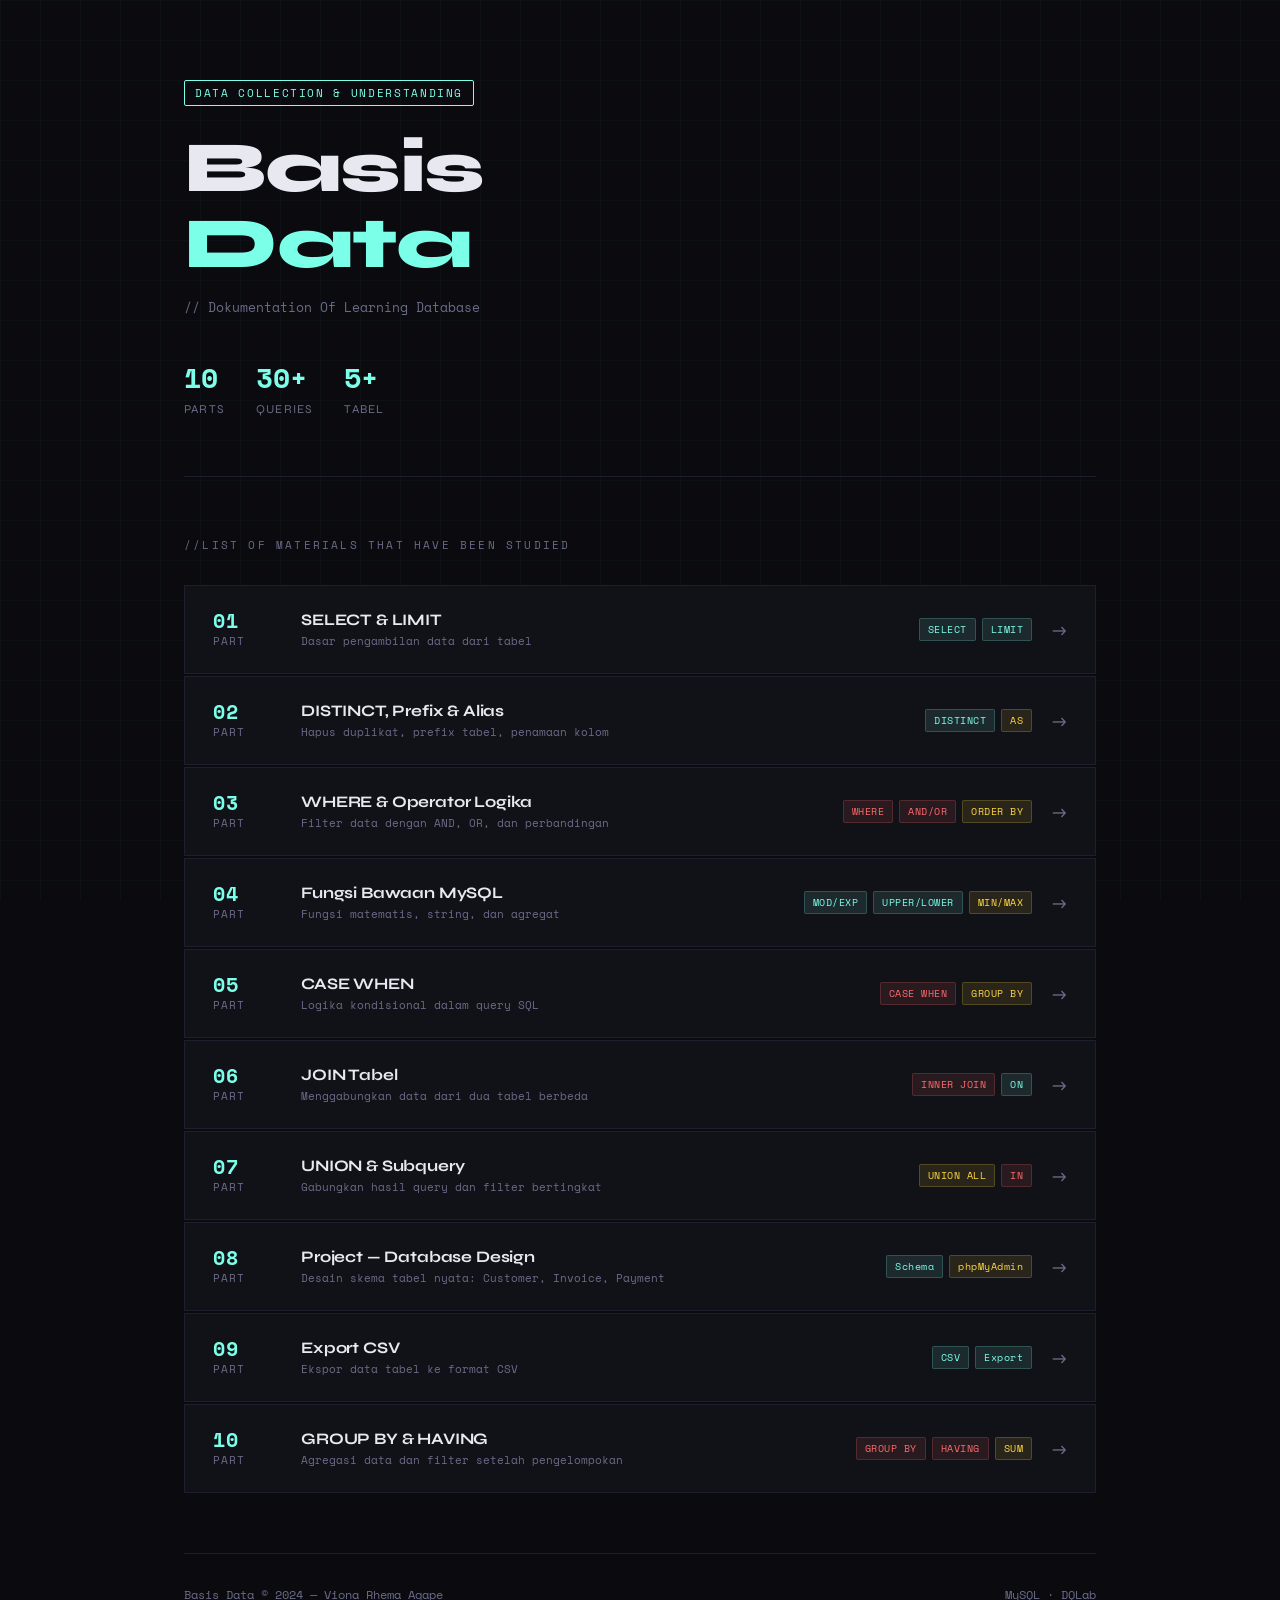
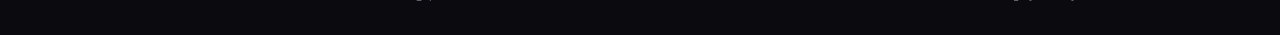
<file: index.html>
<!DOCTYPE html>
<html lang="id">
<head>
<meta charset="UTF-8"/>
<meta name="viewport" content="width=device-width, initial-scale=1.0"/>
<title>Basis Data — Viona Rhema Agape</title>
<link href="https://fonts.googleapis.com/css2?family=Space+Mono:wght@400;700&family=Syne:wght@400;600;700;800&display=swap" rel="stylesheet"/>
<style>
  :root {
    --bg: #0a0a0f;
    --surface: #111118;
    --border: #1e1e2e;
    --accent: #7cffe8;
    --accent2: #ff6b6b;
    --accent3: #ffd93d;
    --text: #e8e8f0;
    --muted: #6b6b88;
    --mono: 'Space Mono', monospace;
    --sans: 'Syne', sans-serif;
  }

  *, *::before, *::after { box-sizing: border-box; margin: 0; padding: 0; }

  body {
    background: var(--bg);
    color: var(--text);
    font-family: var(--sans);
    min-height: 100vh;
    overflow-x: hidden;
  }

  /* Grid background */
  body::before {
    content: '';
    position: fixed;
    inset: 0;
    background-image:
      linear-gradient(rgba(124,255,232,0.03) 1px, transparent 1px),
      linear-gradient(90deg, rgba(124,255,232,0.03) 1px, transparent 1px);
    background-size: 40px 40px;
    pointer-events: none;
    z-index: 0;
  }

  .container {
    max-width: 960px;
    margin: 0 auto;
    padding: 0 24px;
    position: relative;
    z-index: 1;
  }

  /* Header */
  header {
    padding: 80px 0 60px;
    border-bottom: 1px solid var(--border);
  }

  .badge {
    display: inline-block;
    font-family: var(--mono);
    font-size: 11px;
    color: var(--accent);
    border: 1px solid var(--accent);
    padding: 4px 10px;
    border-radius: 2px;
    margin-bottom: 24px;
    letter-spacing: 0.15em;
    text-transform: uppercase;
    opacity: 0;
    animation: fadeUp 0.6s ease forwards 0.1s;
  }

  h1 {
    font-family: var(--sans);
    font-size: clamp(2.5rem, 6vw, 4.5rem);
    font-weight: 800;
    line-height: 1.05;
    letter-spacing: -0.02em;
    opacity: 0;
    animation: fadeUp 0.6s ease forwards 0.2s;
  }

  h1 span { color: var(--accent); }

  .subtitle {
    font-family: var(--mono);
    font-size: 13px;
    color: var(--muted);
    margin-top: 16px;
    opacity: 0;
    animation: fadeUp 0.6s ease forwards 0.3s;
  }

  /* Stats row */
  .stats {
    display: flex;
    gap: 32px;
    margin-top: 40px;
    opacity: 0;
    animation: fadeUp 0.6s ease forwards 0.4s;
  }

  .stat {
    display: flex;
    flex-direction: column;
    gap: 4px;
  }

  .stat-num {
    font-family: var(--mono);
    font-size: 28px;
    font-weight: 700;
    color: var(--accent);
  }

  .stat-label {
    font-size: 12px;
    color: var(--muted);
    text-transform: uppercase;
    letter-spacing: 0.1em;
  }

  /* Parts list */
  .parts-section {
    padding: 60px 0;
  }

  .section-label {
    font-family: var(--mono);
    font-size: 11px;
    color: var(--muted);
    letter-spacing: 0.2em;
    text-transform: uppercase;
    margin-bottom: 32px;
    opacity: 0;
    animation: fadeUp 0.5s ease forwards 0.5s;
  }

  .parts-grid {
    display: grid;
    gap: 2px;
  }

  .part-card {
    display: grid;
    grid-template-columns: 64px 1fr auto;
    align-items: center;
    gap: 24px;
    padding: 24px 28px;
    background: var(--surface);
    border: 1px solid var(--border);
    text-decoration: none;
    color: var(--text);
    transition: all 0.25s ease;
    position: relative;
    overflow: hidden;
    opacity: 0;
    animation: fadeUp 0.5s ease forwards;
  }

  .part-card:hover {
    border-color: var(--accent);
    background: rgba(124,255,232,0.04);
    transform: translateX(4px);
  }

  .part-card::before {
    content: '';
    position: absolute;
    left: 0;
    top: 0;
    bottom: 0;
    width: 3px;
    background: var(--accent);
    transform: scaleY(0);
    transition: transform 0.25s ease;
  }

  .part-card:hover::before { transform: scaleY(1); }

  .part-num {
    font-family: var(--mono);
    font-size: 11px;
    color: var(--muted);
    letter-spacing: 0.1em;
  }

  .part-num strong {
    display: block;
    font-size: 20px;
    font-weight: 700;
    color: var(--accent);
    line-height: 1;
    margin-bottom: 2px;
  }

  .part-info {}

  .part-title {
    font-size: 16px;
    font-weight: 700;
    margin-bottom: 4px;
    letter-spacing: -0.01em;
  }

  .part-desc {
    font-family: var(--mono);
    font-size: 11px;
    color: var(--muted);
  }

  .part-tags {
    display: flex;
    gap: 6px;
    flex-wrap: wrap;
    justify-content: flex-end;
  }

  .tag {
    font-family: var(--mono);
    font-size: 10px;
    padding: 3px 8px;
    border-radius: 2px;
    letter-spacing: 0.05em;
  }

  .tag-green { background: rgba(124,255,232,0.1); color: var(--accent); border: 1px solid rgba(124,255,232,0.2); }
  .tag-red   { background: rgba(255,107,107,0.1); color: var(--accent2); border: 1px solid rgba(255,107,107,0.2); }
  .tag-yellow{ background: rgba(255,217,61,0.1);  color: var(--accent3); border: 1px solid rgba(255,217,61,0.2); }

  .arrow {
    color: var(--muted);
    font-size: 18px;
    transition: color 0.2s, transform 0.2s;
    margin-left: 8px;
  }

  .part-card:hover .arrow { color: var(--accent); transform: translateX(4px); }

  /* Footer */
  footer {
    border-top: 1px solid var(--border);
    padding: 32px 0;
    font-family: var(--mono);
    font-size: 12px;
    color: var(--muted);
    display: flex;
    justify-content: space-between;
    align-items: center;
  }

  @keyframes fadeUp {
    from { opacity: 0; transform: translateY(16px); }
    to   { opacity: 1; transform: translateY(0); }
  }

  @media (max-width: 600px) {
    .part-card { grid-template-columns: 48px 1fr; }
    .part-tags { display: none; }
    .stats { gap: 20px; }
  }
</style>
</head>
<body>
<div class="container">
  <header>
    <div class="badge">Data Collection & Understanding</div>
    <h1>Basis<br/><span>Data</span></h1>
    <p class="subtitle">// Dokumentation Of Learning Database</p>
    <div class="stats">
      <div class="stat">
        <span class="stat-num">10</span>
        <span class="stat-label">Parts</span>
      </div>
      <div class="stat">
        <span class="stat-num">30+</span>
        <span class="stat-label">Queries</span>
      </div>
      <div class="stat">
        <span class="stat-num">5+</span>
        <span class="stat-label">Tabel</span>
      </div>
    </div>
  </header>

  <section class="parts-section">
    <p class="section-label">//List of materials that have been studied</p>
    <div class="parts-grid">

      <a href="part1.html" class="part-card" style="animation-delay:0.55s">
        <div class="part-num"><strong>01</strong>PART</div>
        <div class="part-info">
          <div class="part-title">SELECT & LIMIT</div>
          <div class="part-desc">Dasar pengambilan data dari tabel</div>
        </div>
        <div style="display:flex;align-items:center;gap:12px">
          <div class="part-tags">
            <span class="tag tag-green">SELECT</span>
            <span class="tag tag-green">LIMIT</span>
          </div>
          <span class="arrow">→</span>
        </div>
      </a>

      <a href="part2.html" class="part-card" style="animation-delay:0.62s">
        <div class="part-num"><strong>02</strong>PART</div>
        <div class="part-info">
          <div class="part-title">DISTINCT, Prefix & Alias</div>
          <div class="part-desc">Hapus duplikat, prefix tabel, penamaan kolom</div>
        </div>
        <div style="display:flex;align-items:center;gap:12px">
          <div class="part-tags">
            <span class="tag tag-green">DISTINCT</span>
            <span class="tag tag-yellow">AS</span>
          </div>
          <span class="arrow">→</span>
        </div>
      </a>

      <a href="part3.html" class="part-card" style="animation-delay:0.69s">
        <div class="part-num"><strong>03</strong>PART</div>
        <div class="part-info">
          <div class="part-title">WHERE & Operator Logika</div>
          <div class="part-desc">Filter data dengan AND, OR, dan perbandingan</div>
        </div>
        <div style="display:flex;align-items:center;gap:12px">
          <div class="part-tags">
            <span class="tag tag-red">WHERE</span>
            <span class="tag tag-red">AND/OR</span>
            <span class="tag tag-yellow">ORDER BY</span>
          </div>
          <span class="arrow">→</span>
        </div>
      </a>

      <a href="part4.html" class="part-card" style="animation-delay:0.76s">
        <div class="part-num"><strong>04</strong>PART</div>
        <div class="part-info">
          <div class="part-title">Fungsi Bawaan MySQL</div>
          <div class="part-desc">Fungsi matematis, string, dan agregat</div>
        </div>
        <div style="display:flex;align-items:center;gap:12px">
          <div class="part-tags">
            <span class="tag tag-green">MOD/EXP</span>
            <span class="tag tag-green">UPPER/LOWER</span>
            <span class="tag tag-yellow">MIN/MAX</span>
          </div>
          <span class="arrow">→</span>
        </div>
      </a>

      <a href="part5.html" class="part-card" style="animation-delay:0.83s">
        <div class="part-num"><strong>05</strong>PART</div>
        <div class="part-info">
          <div class="part-title">CASE WHEN</div>
          <div class="part-desc">Logika kondisional dalam query SQL</div>
        </div>
        <div style="display:flex;align-items:center;gap:12px">
          <div class="part-tags">
            <span class="tag tag-red">CASE WHEN</span>
            <span class="tag tag-yellow">GROUP BY</span>
          </div>
          <span class="arrow">→</span>
        </div>
      </a>

      <a href="part6.html" class="part-card" style="animation-delay:0.90s">
        <div class="part-num"><strong>06</strong>PART</div>
        <div class="part-info">
          <div class="part-title">JOIN Tabel</div>
          <div class="part-desc">Menggabungkan data dari dua tabel berbeda</div>
        </div>
        <div style="display:flex;align-items:center;gap:12px">
          <div class="part-tags">
            <span class="tag tag-red">INNER JOIN</span>
            <span class="tag tag-green">ON</span>
          </div>
          <span class="arrow">→</span>
        </div>
      </a>

      <a href="part7.html" class="part-card" style="animation-delay:0.97s">
        <div class="part-num"><strong>07</strong>PART</div>
        <div class="part-info">
          <div class="part-title">UNION & Subquery</div>
          <div class="part-desc">Gabungkan hasil query dan filter bertingkat</div>
        </div>
        <div style="display:flex;align-items:center;gap:12px">
          <div class="part-tags">
            <span class="tag tag-yellow">UNION ALL</span>
            <span class="tag tag-red">IN</span>
          </div>
          <span class="arrow">→</span>
        </div>
      </a>

      <a href="part8.html" class="part-card" style="animation-delay:1.04s">
        <div class="part-num"><strong>08</strong>PART</div>
        <div class="part-info">
          <div class="part-title">Project — Database Design</div>
          <div class="part-desc">Desain skema tabel nyata: Customer, Invoice, Payment</div>
        </div>
        <div style="display:flex;align-items:center;gap:12px">
          <div class="part-tags">
            <span class="tag tag-green">Schema</span>
            <span class="tag tag-yellow">phpMyAdmin</span>
          </div>
          <span class="arrow">→</span>
        </div>
      </a>

      <a href="part9.html" class="part-card" style="animation-delay:1.11s">
        <div class="part-num"><strong>09</strong>PART</div>
        <div class="part-info">
          <div class="part-title">Export CSV</div>
          <div class="part-desc">Ekspor data tabel ke format CSV</div>
        </div>
        <div style="display:flex;align-items:center;gap:12px">
          <div class="part-tags">
            <span class="tag tag-green">CSV</span>
            <span class="tag tag-green">Export</span>
          </div>
          <span class="arrow">→</span>
        </div>
      </a>

      <a href="part10.html" class="part-card" style="animation-delay:1.18s">
        <div class="part-num"><strong>10</strong>PART</div>
        <div class="part-info">
          <div class="part-title">GROUP BY & HAVING</div>
          <div class="part-desc">Agregasi data dan filter setelah pengelompokan</div>
        </div>
        <div style="display:flex;align-items:center;gap:12px">
          <div class="part-tags">
            <span class="tag tag-red">GROUP BY</span>
            <span class="tag tag-red">HAVING</span>
            <span class="tag tag-yellow">SUM</span>
          </div>
          <span class="arrow">→</span>
        </div>
      </a>

    </div>
  </section>

  <footer>
    <span>Basis Data © 2024 — Viona Rhema Agape</span>
    <span>MySQL · DQLab</span>
  </footer>
</div>
</body>
</html>
</file>
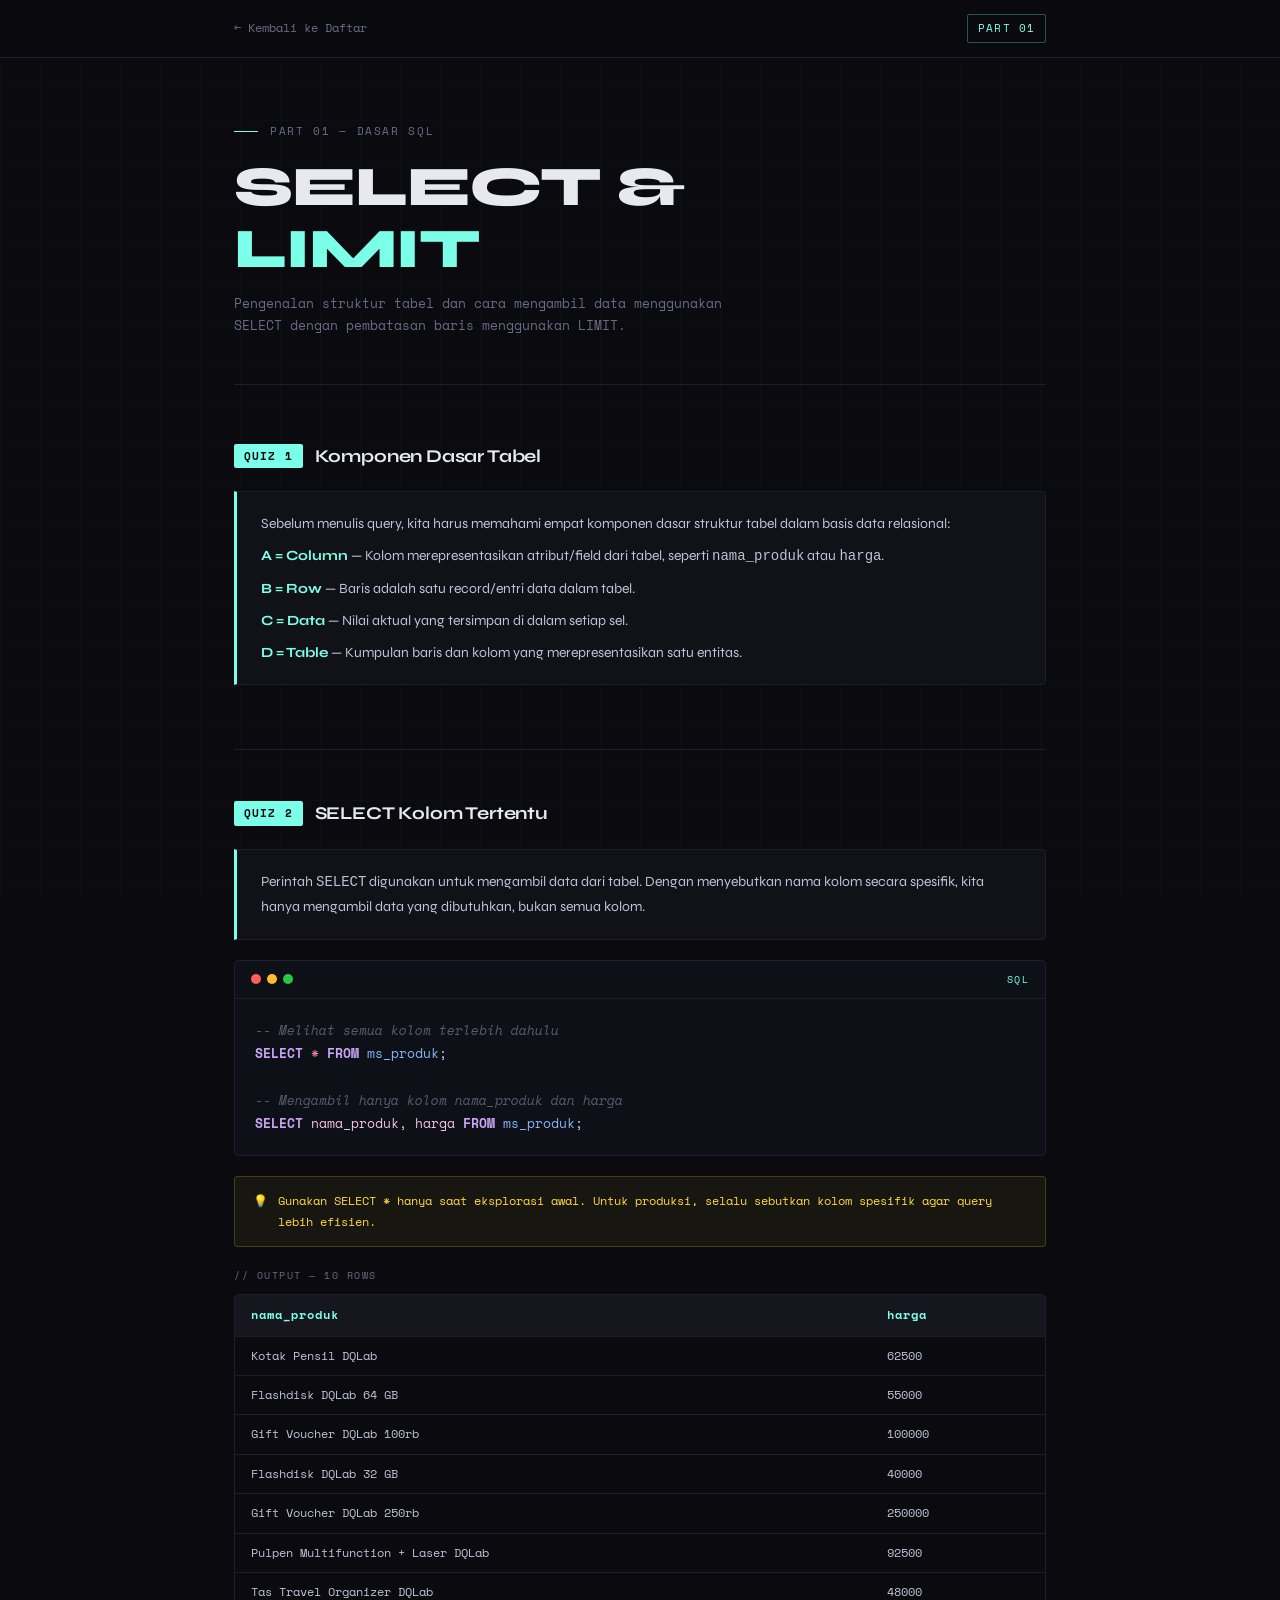
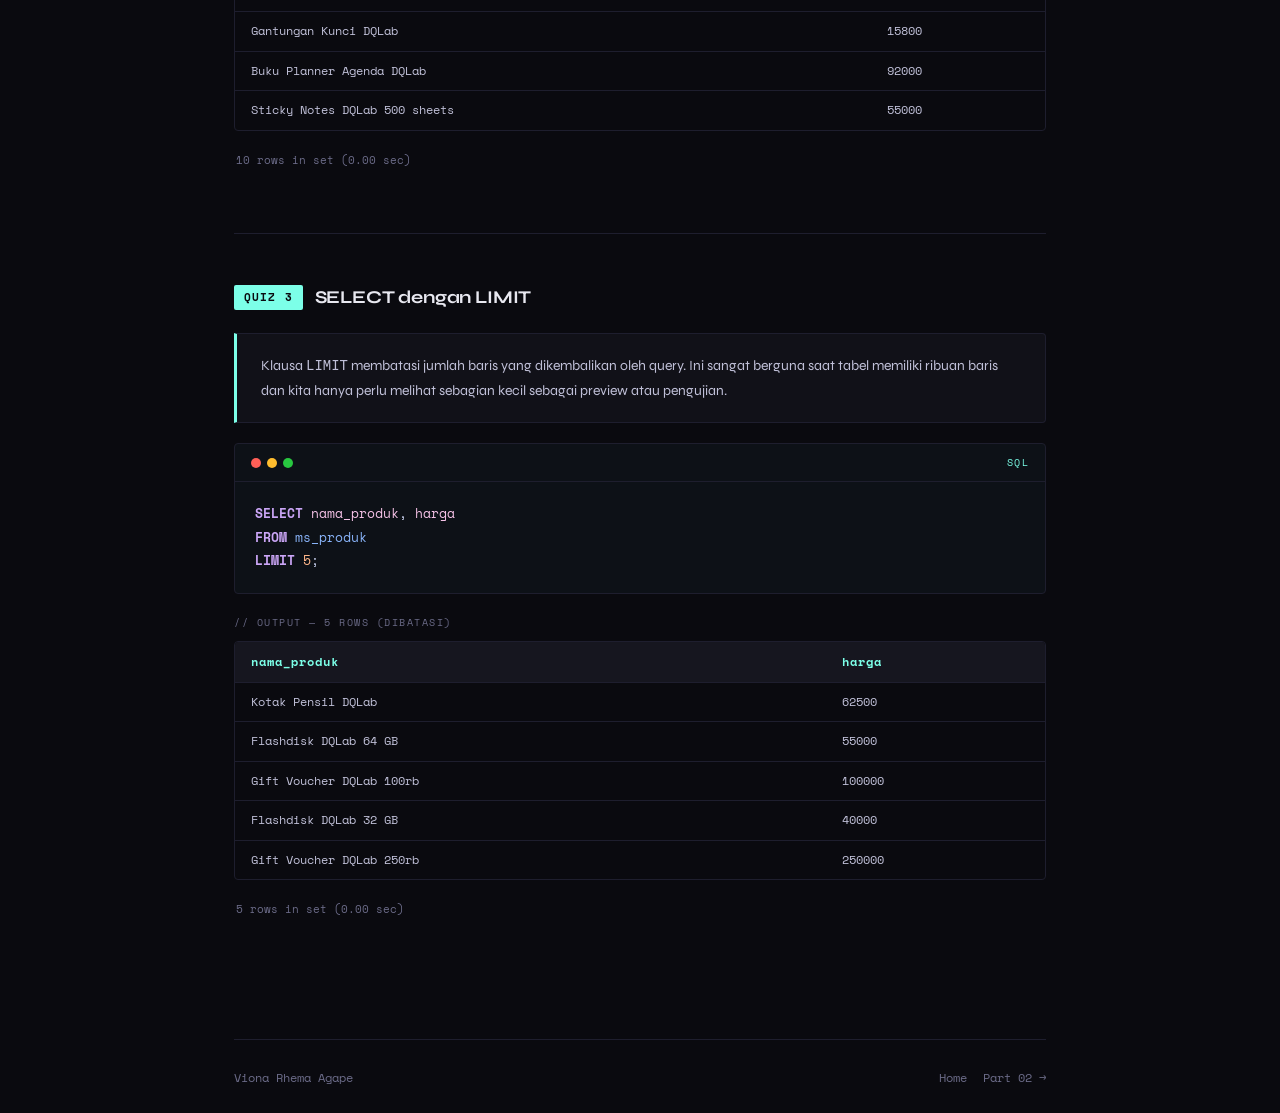
<file: part1.html>
<!DOCTYPE html>
<html lang="id">
<head>
<meta charset="UTF-8"/>
<meta name="viewport" content="width=device-width, initial-scale=1.0"/>
<title>Part 1 — SELECT & LIMIT | Basis Data</title>
<link rel="stylesheet" href="style.css"/>
</head>
<body>

<nav>
  <div class="nav-inner">
    <a href="index.html" class="nav-back">← Kembali ke Daftar</a>
    <span class="nav-part">PART 01</span>
  </div>
</nav>

<div class="container">
  <div class="hero">
    <div class="hero-meta">Part 01 — Dasar SQL</div>
    <h1 class="page-title">SELECT &amp;<br/><span>LIMIT</span></h1>
    <p class="hero-desc">Pengenalan struktur tabel dan cara mengambil data menggunakan SELECT dengan pembatasan baris menggunakan LIMIT.</p>
  </div>

  <div class="content">

    <!-- QUIZ 1 -->
    <div class="quiz-section" style="animation-delay:0.15s">
      <div class="quiz-label">
        <span class="quiz-num">QUIZ 1</span>
        <span class="quiz-title">Komponen Dasar Tabel</span>
      </div>
      <div class="explanation">
        <p>Sebelum menulis query, kita harus memahami empat komponen dasar struktur tabel dalam basis data relasional:</p>
        <p><strong style="color:var(--accent)">A = Column</strong> — Kolom merepresentasikan atribut/field dari tabel, seperti <code>nama_produk</code> atau <code>harga</code>.</p>
        <p><strong style="color:var(--accent)">B = Row</strong> — Baris adalah satu record/entri data dalam tabel.</p>
        <p><strong style="color:var(--accent)">C = Data</strong> — Nilai aktual yang tersimpan di dalam setiap sel.</p>
        <p><strong style="color:var(--accent)">D = Table</strong> — Kumpulan baris dan kolom yang merepresentasikan satu entitas.</p>
      </div>
    </div>

    <hr class="divider"/>

    <!-- QUIZ 2 -->
    <div class="quiz-section" style="animation-delay:0.25s">
      <div class="quiz-label">
        <span class="quiz-num">QUIZ 2</span>
        <span class="quiz-title">SELECT Kolom Tertentu</span>
      </div>
      <div class="explanation">
        <p>Perintah <code>SELECT</code> digunakan untuk mengambil data dari tabel. Dengan menyebutkan nama kolom secara spesifik, kita hanya mengambil data yang dibutuhkan, bukan semua kolom.</p>
      </div>

      <div class="code-wrap">
        <div class="code-header">
          <div class="code-dots"><span></span><span></span><span></span></div>
          <span class="code-lang">SQL</span>
        </div>
        <pre><span class="cm">-- Melihat semua kolom terlebih dahulu</span>
<span class="kw">SELECT</span> <span class="op">*</span> <span class="kw">FROM</span> <span class="tbl">ms_produk</span>;

<span class="cm">-- Mengambil hanya kolom nama_produk dan harga</span>
<span class="kw">SELECT</span> <span class="col">nama_produk</span>, <span class="col">harga</span> <span class="kw">FROM</span> <span class="tbl">ms_produk</span>;</pre>
      </div>

      <div class="tip">Gunakan SELECT * hanya saat eksplorasi awal. Untuk produksi, selalu sebutkan kolom spesifik agar query lebih efisien.</div>

      <p class="result-label">// Output — 10 rows</p>
      <div class="result-wrap">
        <table>
          <thead><tr><th>nama_produk</th><th>harga</th></tr></thead>
          <tbody>
            <tr><td>Kotak Pensil DQLab</td><td>62500</td></tr>
            <tr><td>Flashdisk DQLab 64 GB</td><td>55000</td></tr>
            <tr><td>Gift Voucher DQLab 100rb</td><td>100000</td></tr>
            <tr><td>Flashdisk DQLab 32 GB</td><td>40000</td></tr>
            <tr><td>Gift Voucher DQLab 250rb</td><td>250000</td></tr>
            <tr><td>Pulpen Multifunction + Laser DQLab</td><td>92500</td></tr>
            <tr><td>Tas Travel Organizer DQLab</td><td>48000</td></tr>
            <tr><td>Gantungan Kunci DQLab</td><td>15800</td></tr>
            <tr><td>Buku Planner Agenda DQLab</td><td>92000</td></tr>
            <tr><td>Sticky Notes DQLab 500 sheets</td><td>55000</td></tr>
          </tbody>
        </table>
      </div>
      <p class="row-count">10 rows in set (0.00 sec)</p>
    </div>

    <hr class="divider"/>

    <!-- QUIZ 3 -->
    <div class="quiz-section" style="animation-delay:0.35s">
      <div class="quiz-label">
        <span class="quiz-num">QUIZ 3</span>
        <span class="quiz-title">SELECT dengan LIMIT</span>
      </div>
      <div class="explanation">
        <p>Klausa <code>LIMIT</code> membatasi jumlah baris yang dikembalikan oleh query. Ini sangat berguna saat tabel memiliki ribuan baris dan kita hanya perlu melihat sebagian kecil sebagai preview atau pengujian.</p>
      </div>

      <div class="code-wrap">
        <div class="code-header">
          <div class="code-dots"><span></span><span></span><span></span></div>
          <span class="code-lang">SQL</span>
        </div>
        <pre><span class="kw">SELECT</span> <span class="col">nama_produk</span>, <span class="col">harga</span>
<span class="kw">FROM</span> <span class="tbl">ms_produk</span>
<span class="kw">LIMIT</span> <span class="num">5</span>;</pre>
      </div>

      <p class="result-label">// Output — 5 rows (dibatasi)</p>
      <div class="result-wrap">
        <table>
          <thead><tr><th>nama_produk</th><th>harga</th></tr></thead>
          <tbody>
            <tr><td>Kotak Pensil DQLab</td><td>62500</td></tr>
            <tr><td>Flashdisk DQLab 64 GB</td><td>55000</td></tr>
            <tr><td>Gift Voucher DQLab 100rb</td><td>100000</td></tr>
            <tr><td>Flashdisk DQLab 32 GB</td><td>40000</td></tr>
            <tr><td>Gift Voucher DQLab 250rb</td><td>250000</td></tr>
          </tbody>
        </table>
      </div>
      <p class="row-count">5 rows in set (0.00 sec)</p>
    </div>

  </div><!-- .content -->

  <footer>
    <span>Viona Rhema Agape</span>
    <div class="footer-nav">
      <a href="index.html">Home</a>
      <a href="part2.html">Part 02 →</a>
    </div>
  </footer>
</div>

<script>
  document.querySelectorAll('.quiz-section').forEach((el, i) => {
    el.style.animationDelay = (0.15 + i * 0.1) + 's';
  });
</script>
</body>
</html>
</file>
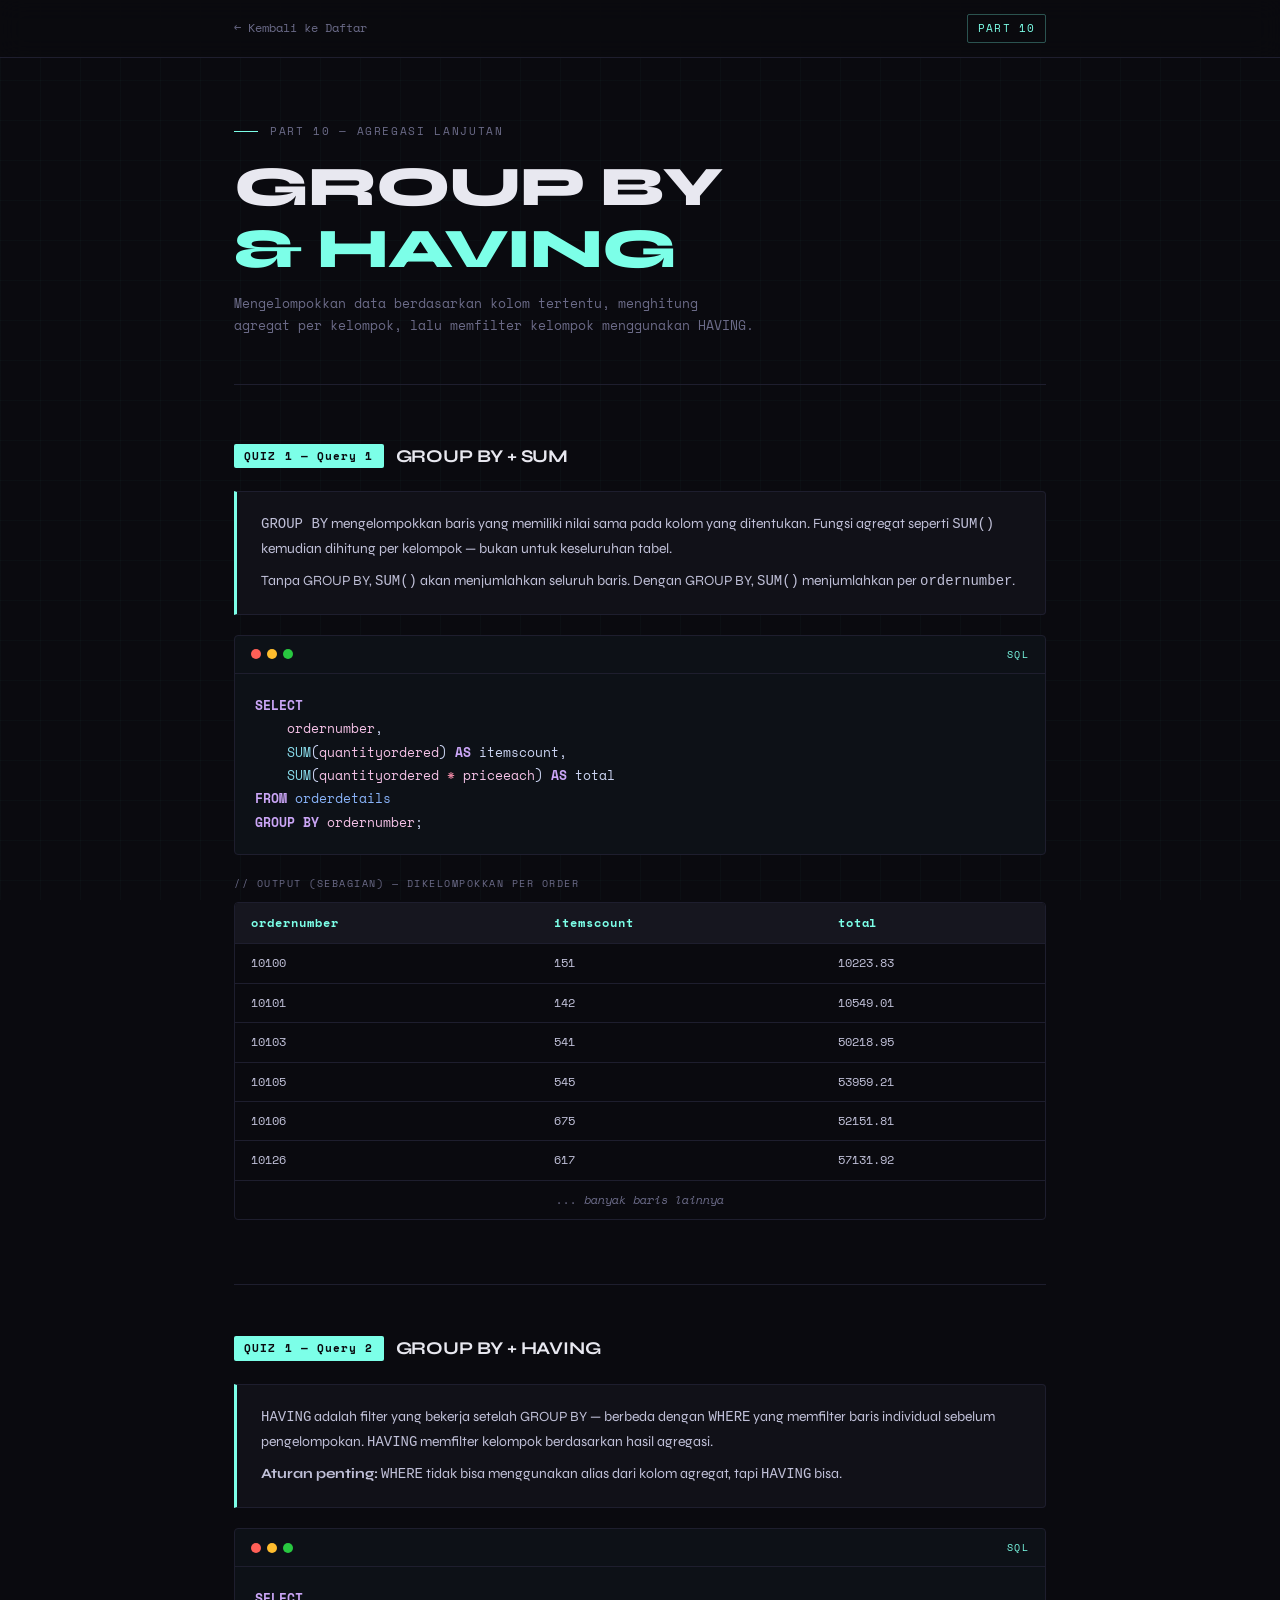
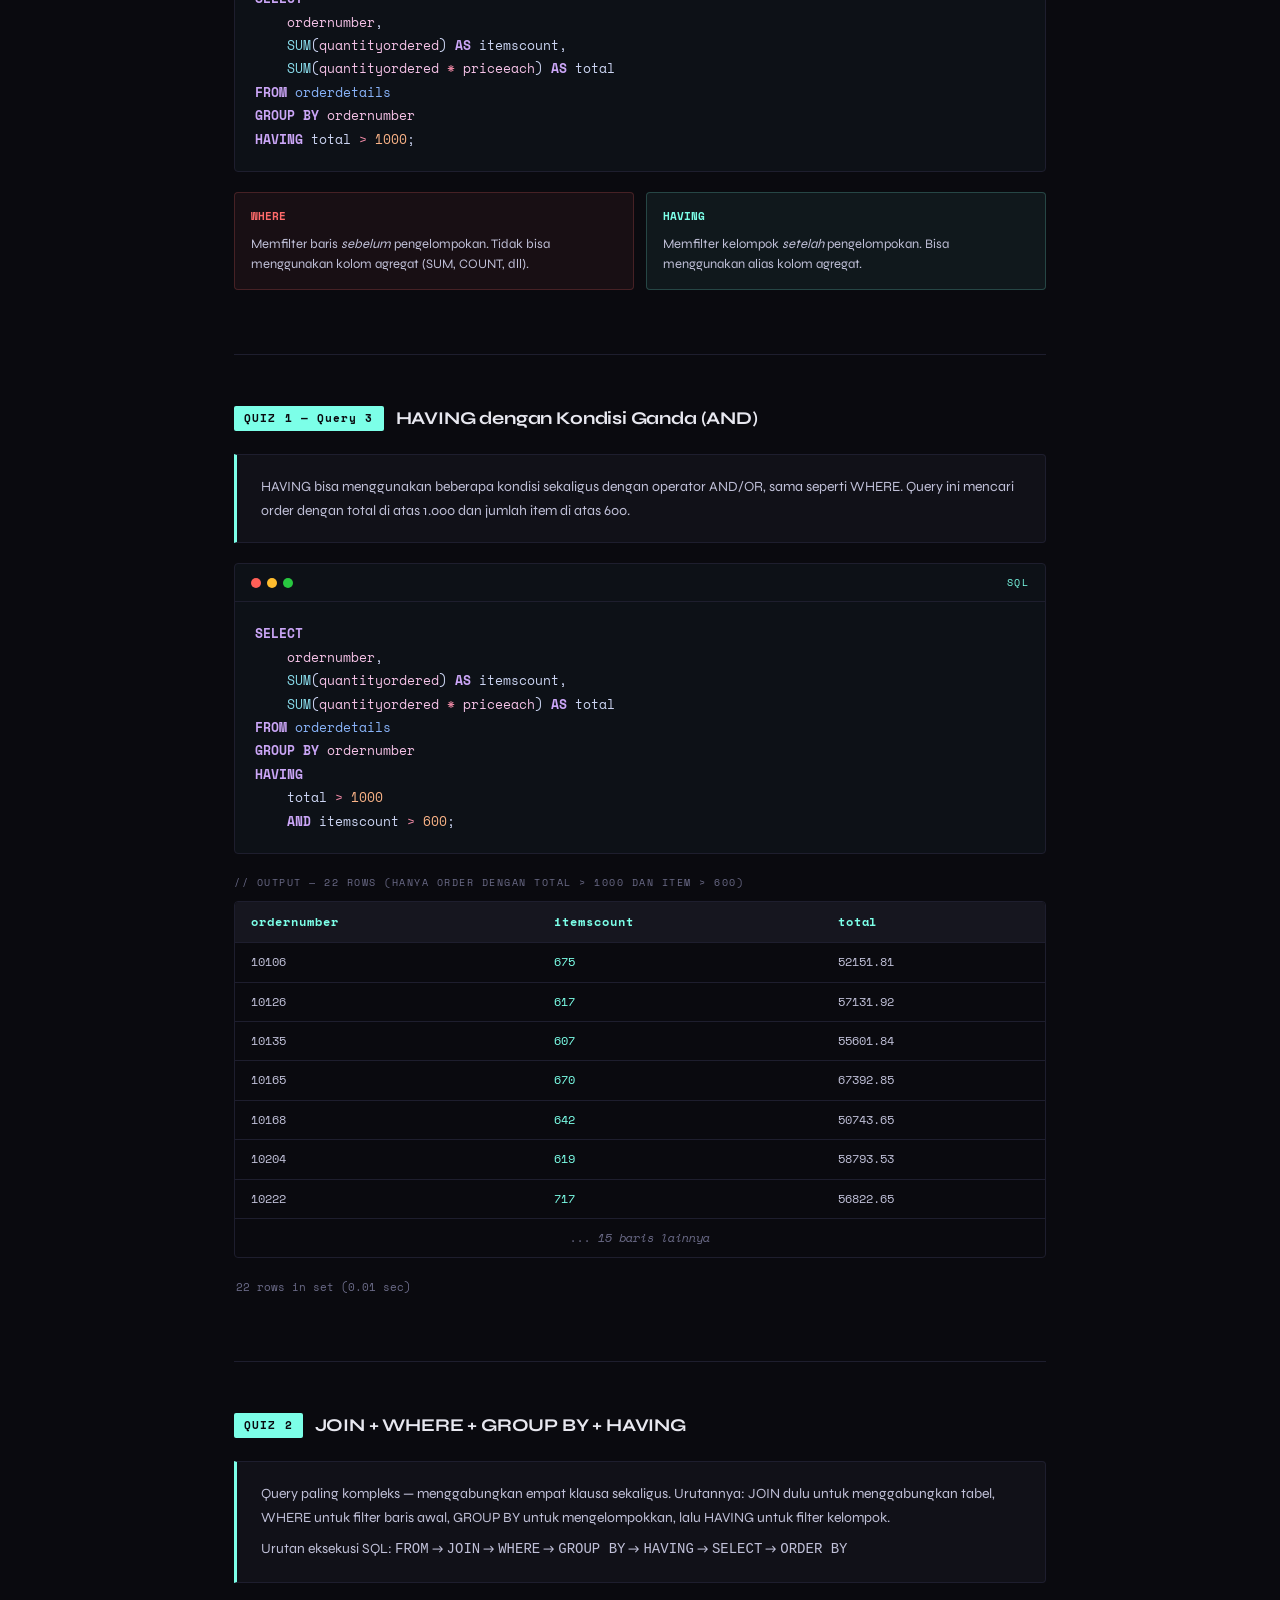
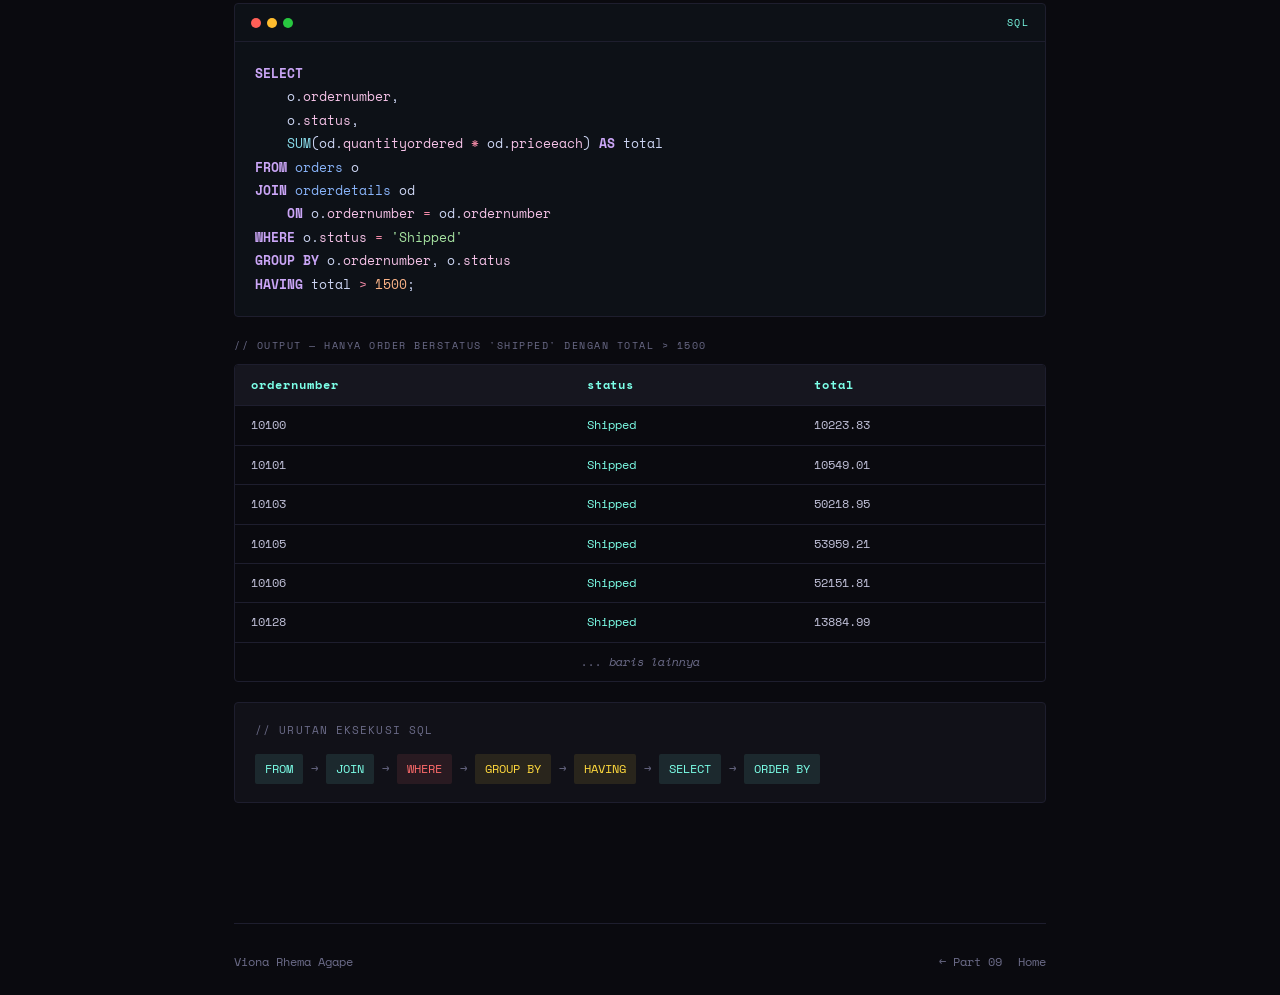
<file: part10.html>
<!DOCTYPE html>
<html lang="id">
<head>
<meta charset="UTF-8"/>
<meta name="viewport" content="width=device-width, initial-scale=1.0"/>
<title>Part 10 — GROUP BY & HAVING | Basis Data</title>
<link rel="stylesheet" href="style.css"/>
</head>
<body>
<nav>
  <div class="nav-inner">
    <a href="index.html" class="nav-back">← Kembali ke Daftar</a>
    <span class="nav-part">PART 10</span>
  </div>
</nav>
<div class="container">
  <div class="hero">
    <div class="hero-meta">Part 10 — Agregasi Lanjutan</div>
    <h1 class="page-title">GROUP BY<br/><span>&amp; HAVING</span></h1>
    <p class="hero-desc">Mengelompokkan data berdasarkan kolom tertentu, menghitung agregat per kelompok, lalu memfilter kelompok menggunakan HAVING.</p>
  </div>
  <div class="content">

    <!-- QUIZ 1 - Query 1 -->
    <div class="quiz-section">
      <div class="quiz-label">
        <span class="quiz-num">QUIZ 1 — Query 1</span>
        <span class="quiz-title">GROUP BY + SUM</span>
      </div>
      <div class="explanation">
        <p><code>GROUP BY</code> mengelompokkan baris yang memiliki nilai sama pada kolom yang ditentukan. Fungsi agregat seperti <code>SUM()</code> kemudian dihitung per kelompok — bukan untuk keseluruhan tabel.</p>
        <p>Tanpa GROUP BY, <code>SUM()</code> akan menjumlahkan seluruh baris. Dengan GROUP BY, <code>SUM()</code> menjumlahkan per <code>ordernumber</code>.</p>
      </div>
      <div class="code-wrap">
        <div class="code-header"><div class="code-dots"><span></span><span></span><span></span></div><span class="code-lang">SQL</span></div>
        <pre><span class="kw">SELECT</span>
    <span class="col">ordernumber</span>,
    <span class="fn">SUM</span>(<span class="col">quantityordered</span>) <span class="kw">AS</span> itemscount,
    <span class="fn">SUM</span>(<span class="col">quantityordered</span> <span class="op">*</span> <span class="col">priceeach</span>) <span class="kw">AS</span> total
<span class="kw">FROM</span> <span class="tbl">orderdetails</span>
<span class="kw">GROUP BY</span> <span class="col">ordernumber</span>;</pre>
      </div>
      <p class="result-label">// Output (sebagian) — dikelompokkan per order</p>
      <div class="result-wrap">
        <table>
          <thead><tr><th>ordernumber</th><th>itemscount</th><th>total</th></tr></thead>
          <tbody>
            <tr><td>10100</td><td>151</td><td>10223.83</td></tr>
            <tr><td>10101</td><td>142</td><td>10549.01</td></tr>
            <tr><td>10103</td><td>541</td><td>50218.95</td></tr>
            <tr><td>10105</td><td>545</td><td>53959.21</td></tr>
            <tr><td>10106</td><td>675</td><td>52151.81</td></tr>
            <tr><td>10126</td><td>617</td><td>57131.92</td></tr>
            <tr><td colspan="3" style="text-align:center;color:var(--muted);font-style:italic">... banyak baris lainnya</td></tr>
          </tbody>
        </table>
      </div>
    </div>

    <hr class="divider"/>

    <!-- QUIZ 1 - Query 2 -->
    <div class="quiz-section">
      <div class="quiz-label">
        <span class="quiz-num">QUIZ 1 — Query 2</span>
        <span class="quiz-title">GROUP BY + HAVING</span>
      </div>
      <div class="explanation">
        <p><code>HAVING</code> adalah filter yang bekerja setelah GROUP BY — berbeda dengan <code>WHERE</code> yang memfilter baris individual sebelum pengelompokan. <code>HAVING</code> memfilter kelompok berdasarkan hasil agregasi.</p>
        <p><strong>Aturan penting:</strong> <code>WHERE</code> tidak bisa menggunakan alias dari kolom agregat, tapi <code>HAVING</code> bisa.</p>
      </div>
      <div class="code-wrap">
        <div class="code-header"><div class="code-dots"><span></span><span></span><span></span></div><span class="code-lang">SQL</span></div>
        <pre><span class="kw">SELECT</span>
    <span class="col">ordernumber</span>,
    <span class="fn">SUM</span>(<span class="col">quantityordered</span>) <span class="kw">AS</span> itemscount,
    <span class="fn">SUM</span>(<span class="col">quantityordered</span> <span class="op">*</span> <span class="col">priceeach</span>) <span class="kw">AS</span> total
<span class="kw">FROM</span> <span class="tbl">orderdetails</span>
<span class="kw">GROUP BY</span> <span class="col">ordernumber</span>
<span class="kw">HAVING</span> total <span class="op">&gt;</span> <span class="num">1000</span>;</pre>
      </div>

      <!-- WHERE vs HAVING comparison -->
      <div style="display:grid;grid-template-columns:1fr 1fr;gap:12px;margin-bottom:20px">
        <div style="background:rgba(255,107,107,0.06);border:1px solid rgba(255,107,107,0.2);border-radius:4px;padding:14px 16px">
          <p style="font-family:var(--mono);font-size:11px;color:var(--accent2);margin-bottom:8px;font-weight:700">WHERE</p>
          <p style="font-size:13px;color:#c0c0d8;line-height:1.6">Memfilter baris <em>sebelum</em> pengelompokan. Tidak bisa menggunakan kolom agregat (SUM, COUNT, dll).</p>
        </div>
        <div style="background:rgba(124,255,232,0.06);border:1px solid rgba(124,255,232,0.2);border-radius:4px;padding:14px 16px">
          <p style="font-family:var(--mono);font-size:11px;color:var(--accent);margin-bottom:8px;font-weight:700">HAVING</p>
          <p style="font-size:13px;color:#c0c0d8;line-height:1.6">Memfilter kelompok <em>setelah</em> pengelompokan. Bisa menggunakan alias kolom agregat.</p>
        </div>
      </div>
    </div>

    <hr class="divider"/>

    <!-- QUIZ 1 - Query 3 -->
    <div class="quiz-section">
      <div class="quiz-label">
        <span class="quiz-num">QUIZ 1 — Query 3</span>
        <span class="quiz-title">HAVING dengan Kondisi Ganda (AND)</span>
      </div>
      <div class="explanation">
        <p>HAVING bisa menggunakan beberapa kondisi sekaligus dengan operator AND/OR, sama seperti WHERE. Query ini mencari order dengan total di atas 1.000 dan jumlah item di atas 600.</p>
      </div>
      <div class="code-wrap">
        <div class="code-header"><div class="code-dots"><span></span><span></span><span></span></div><span class="code-lang">SQL</span></div>
        <pre><span class="kw">SELECT</span>
    <span class="col">ordernumber</span>,
    <span class="fn">SUM</span>(<span class="col">quantityordered</span>) <span class="kw">AS</span> itemscount,
    <span class="fn">SUM</span>(<span class="col">quantityordered</span> <span class="op">*</span> <span class="col">priceeach</span>) <span class="kw">AS</span> total
<span class="kw">FROM</span> <span class="tbl">orderdetails</span>
<span class="kw">GROUP BY</span> <span class="col">ordernumber</span>
<span class="kw">HAVING</span>
    total <span class="op">&gt;</span> <span class="num">1000</span>
    <span class="kw">AND</span> itemscount <span class="op">&gt;</span> <span class="num">600</span>;</pre>
      </div>
      <p class="result-label">// Output — 22 rows (hanya order dengan total > 1000 DAN item > 600)</p>
      <div class="result-wrap">
        <table>
          <thead><tr><th>ordernumber</th><th>itemscount</th><th>total</th></tr></thead>
          <tbody>
            <tr><td>10106</td><td style="color:var(--accent)">675</td><td>52151.81</td></tr>
            <tr><td>10126</td><td style="color:var(--accent)">617</td><td>57131.92</td></tr>
            <tr><td>10135</td><td style="color:var(--accent)">607</td><td>55601.84</td></tr>
            <tr><td>10165</td><td style="color:var(--accent)">670</td><td>67392.85</td></tr>
            <tr><td>10168</td><td style="color:var(--accent)">642</td><td>50743.65</td></tr>
            <tr><td>10204</td><td style="color:var(--accent)">619</td><td>58793.53</td></tr>
            <tr><td>10222</td><td style="color:var(--accent)">717</td><td>56822.65</td></tr>
            <tr><td colspan="3" style="text-align:center;color:var(--muted);font-style:italic">... 15 baris lainnya</td></tr>
          </tbody>
        </table>
      </div>
      <p class="row-count">22 rows in set (0.01 sec)</p>
    </div>

    <hr class="divider"/>

    <!-- QUIZ 2 -->
    <div class="quiz-section">
      <div class="quiz-label">
        <span class="quiz-num">QUIZ 2</span>
        <span class="quiz-title">JOIN + WHERE + GROUP BY + HAVING</span>
      </div>
      <div class="explanation">
        <p>Query paling kompleks — menggabungkan empat klausa sekaligus. Urutannya: JOIN dulu untuk menggabungkan tabel, WHERE untuk filter baris awal, GROUP BY untuk mengelompokkan, lalu HAVING untuk filter kelompok.</p>
        <p>Urutan eksekusi SQL: <code>FROM</code> → <code>JOIN</code> → <code>WHERE</code> → <code>GROUP BY</code> → <code>HAVING</code> → <code>SELECT</code> → <code>ORDER BY</code></p>
      </div>
      <div class="code-wrap">
        <div class="code-header"><div class="code-dots"><span></span><span></span><span></span></div><span class="code-lang">SQL</span></div>
        <pre><span class="kw">SELECT</span>
    o.<span class="col">ordernumber</span>,
    o.<span class="col">status</span>,
    <span class="fn">SUM</span>(od.<span class="col">quantityordered</span> <span class="op">*</span> od.<span class="col">priceeach</span>) <span class="kw">AS</span> total
<span class="kw">FROM</span> <span class="tbl">orders</span> o
<span class="kw">JOIN</span> <span class="tbl">orderdetails</span> od
    <span class="kw">ON</span> o.<span class="col">ordernumber</span> <span class="op">=</span> od.<span class="col">ordernumber</span>
<span class="kw">WHERE</span> o.<span class="col">status</span> <span class="op">=</span> <span class="str">'Shipped'</span>
<span class="kw">GROUP BY</span> o.<span class="col">ordernumber</span>, o.<span class="col">status</span>
<span class="kw">HAVING</span> total <span class="op">&gt;</span> <span class="num">1500</span>;</pre>
      </div>
      <p class="result-label">// Output — hanya order berstatus 'Shipped' dengan total > 1500</p>
      <div class="result-wrap">
        <table>
          <thead><tr><th>ordernumber</th><th>status</th><th>total</th></tr></thead>
          <tbody>
            <tr><td>10100</td><td style="color:var(--accent)">Shipped</td><td>10223.83</td></tr>
            <tr><td>10101</td><td style="color:var(--accent)">Shipped</td><td>10549.01</td></tr>
            <tr><td>10103</td><td style="color:var(--accent)">Shipped</td><td>50218.95</td></tr>
            <tr><td>10105</td><td style="color:var(--accent)">Shipped</td><td>53959.21</td></tr>
            <tr><td>10106</td><td style="color:var(--accent)">Shipped</td><td>52151.81</td></tr>
            <tr><td>10128</td><td style="color:var(--accent)">Shipped</td><td>13884.99</td></tr>
            <tr><td colspan="3" style="text-align:center;color:var(--muted);font-style:italic">... baris lainnya</td></tr>
          </tbody>
        </table>
      </div>

      <div style="background:var(--surface);border:1px solid var(--border);border-radius:4px;padding:18px 20px;margin-top:20px">
        <p style="font-family:var(--mono);font-size:11px;color:var(--muted);margin-bottom:14px;letter-spacing:0.1em">// URUTAN EKSEKUSI SQL</p>
        <div style="display:flex;align-items:center;gap:8px;flex-wrap:wrap;font-family:var(--mono);font-size:12px">
          <span style="background:rgba(124,255,232,0.1);color:var(--accent);padding:5px 10px;border-radius:2px">FROM</span>
          <span style="color:var(--muted)">→</span>
          <span style="background:rgba(124,255,232,0.1);color:var(--accent);padding:5px 10px;border-radius:2px">JOIN</span>
          <span style="color:var(--muted)">→</span>
          <span style="background:rgba(255,107,107,0.1);color:var(--accent2);padding:5px 10px;border-radius:2px">WHERE</span>
          <span style="color:var(--muted)">→</span>
          <span style="background:rgba(255,217,61,0.1);color:var(--accent3);padding:5px 10px;border-radius:2px">GROUP BY</span>
          <span style="color:var(--muted)">→</span>
          <span style="background:rgba(255,217,61,0.1);color:var(--accent3);padding:5px 10px;border-radius:2px">HAVING</span>
          <span style="color:var(--muted)">→</span>
          <span style="background:rgba(124,255,232,0.1);color:var(--accent);padding:5px 10px;border-radius:2px">SELECT</span>
          <span style="color:var(--muted)">→</span>
          <span style="background:rgba(124,255,232,0.1);color:var(--accent);padding:5px 10px;border-radius:2px">ORDER BY</span>
        </div>
      </div>
    </div>

  </div>
  <footer>
    <span>Viona Rhema Agape</span>
    <div class="footer-nav">
      <a href="part9.html">← Part 09</a>
      <a href="index.html">Home</a>
    </div>
  </footer>
</div>
</body>
</html>
</file>
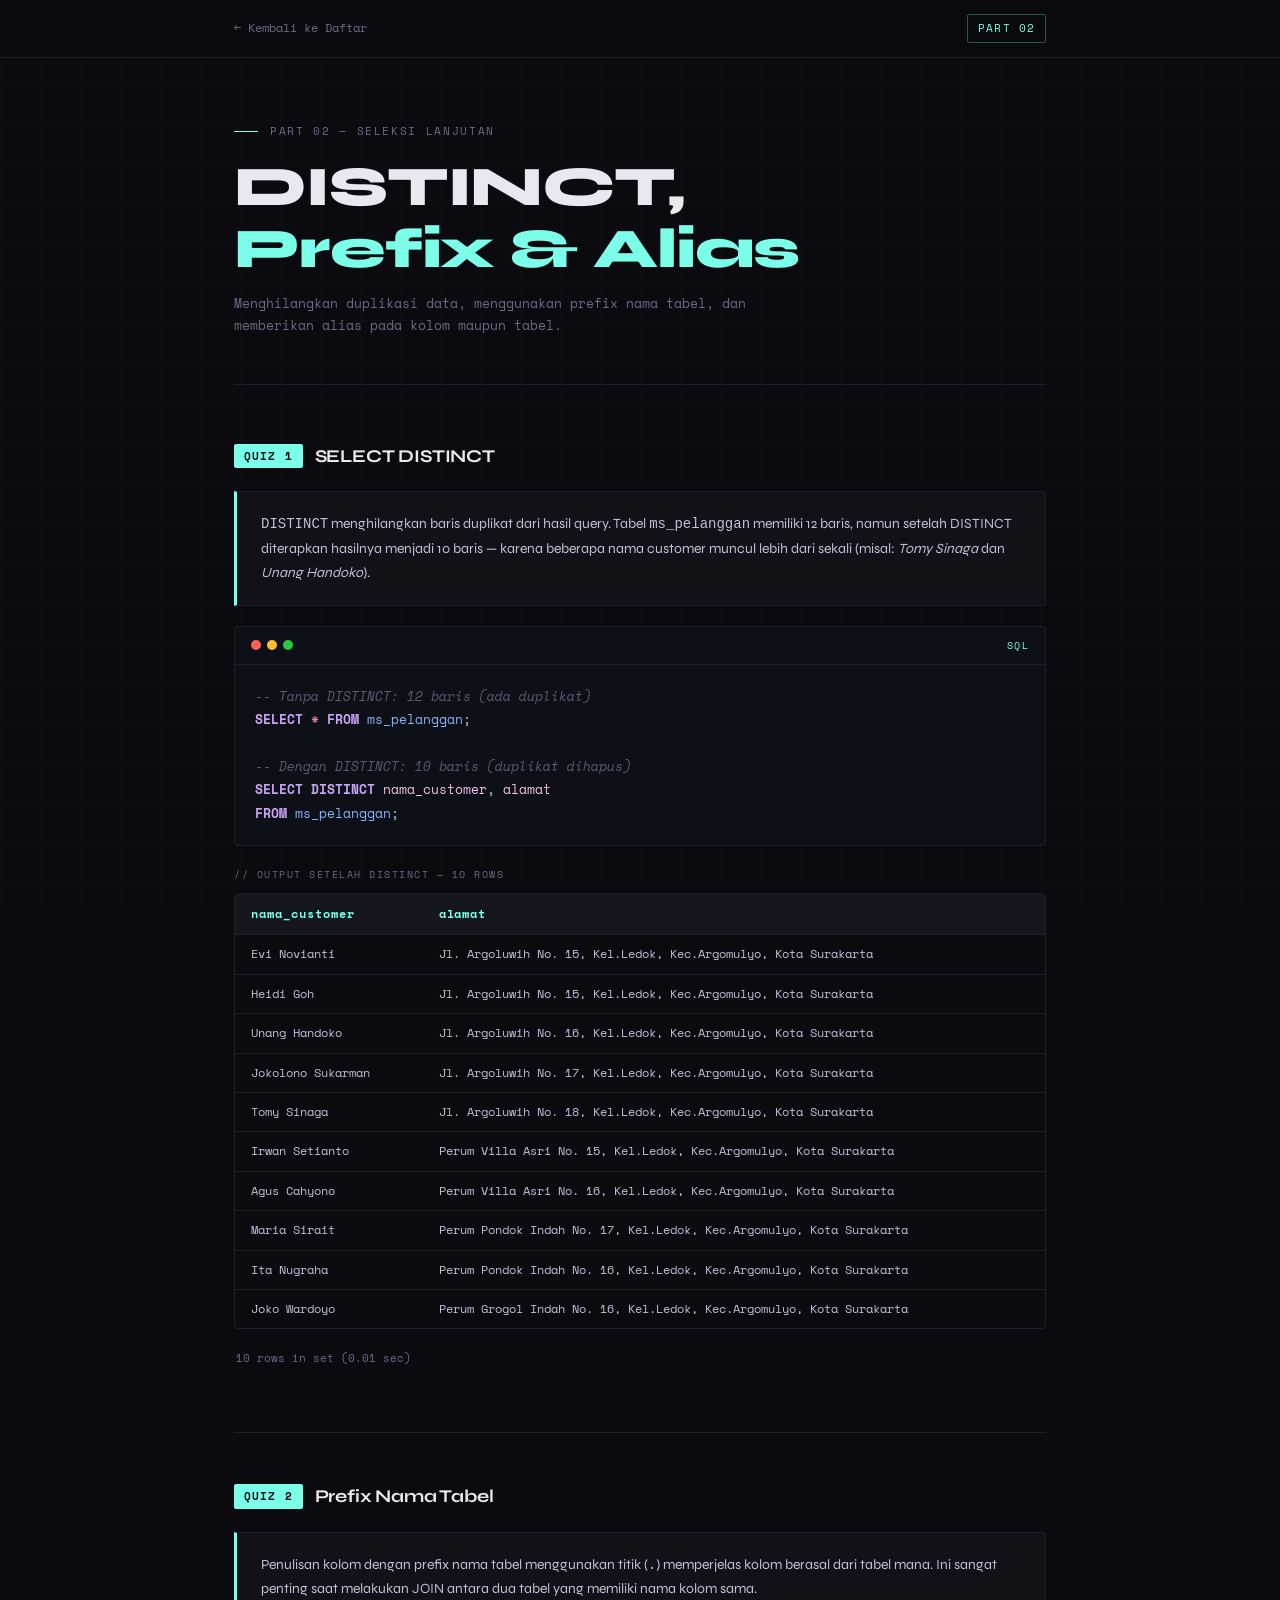
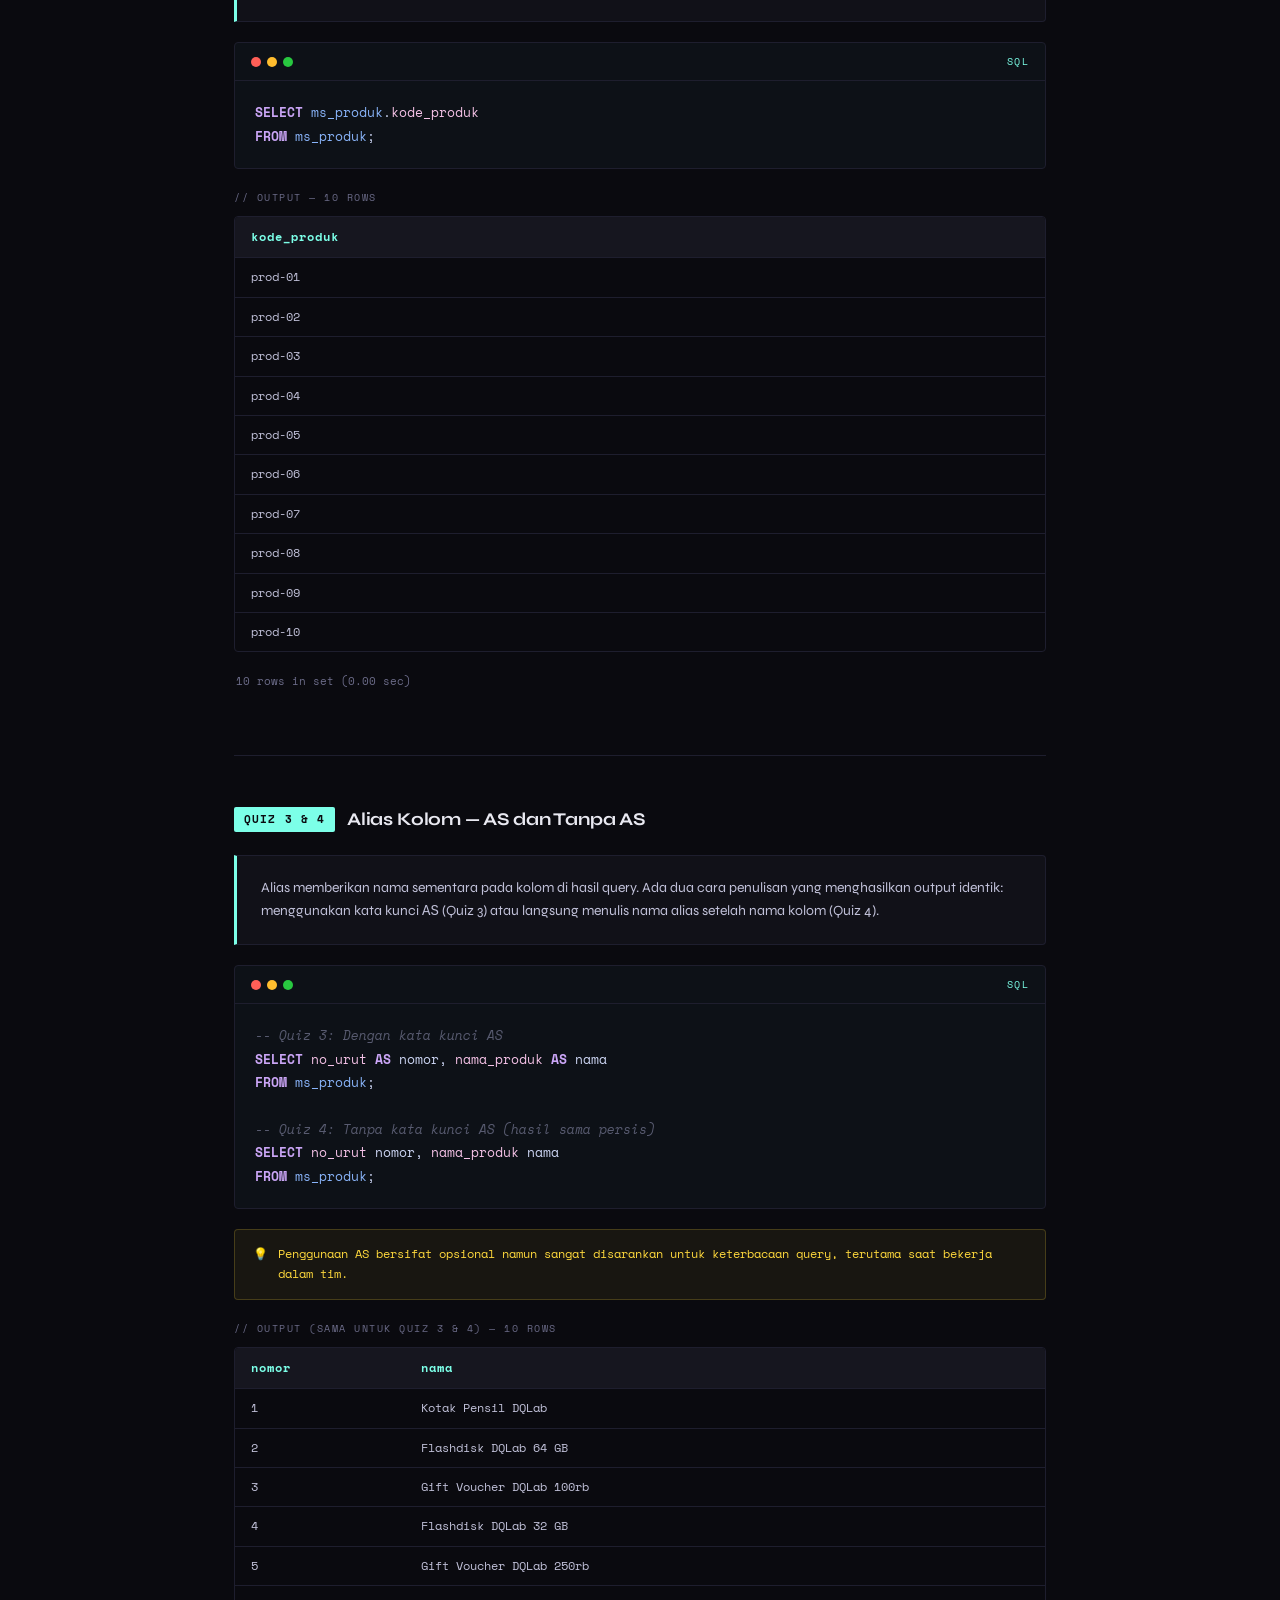
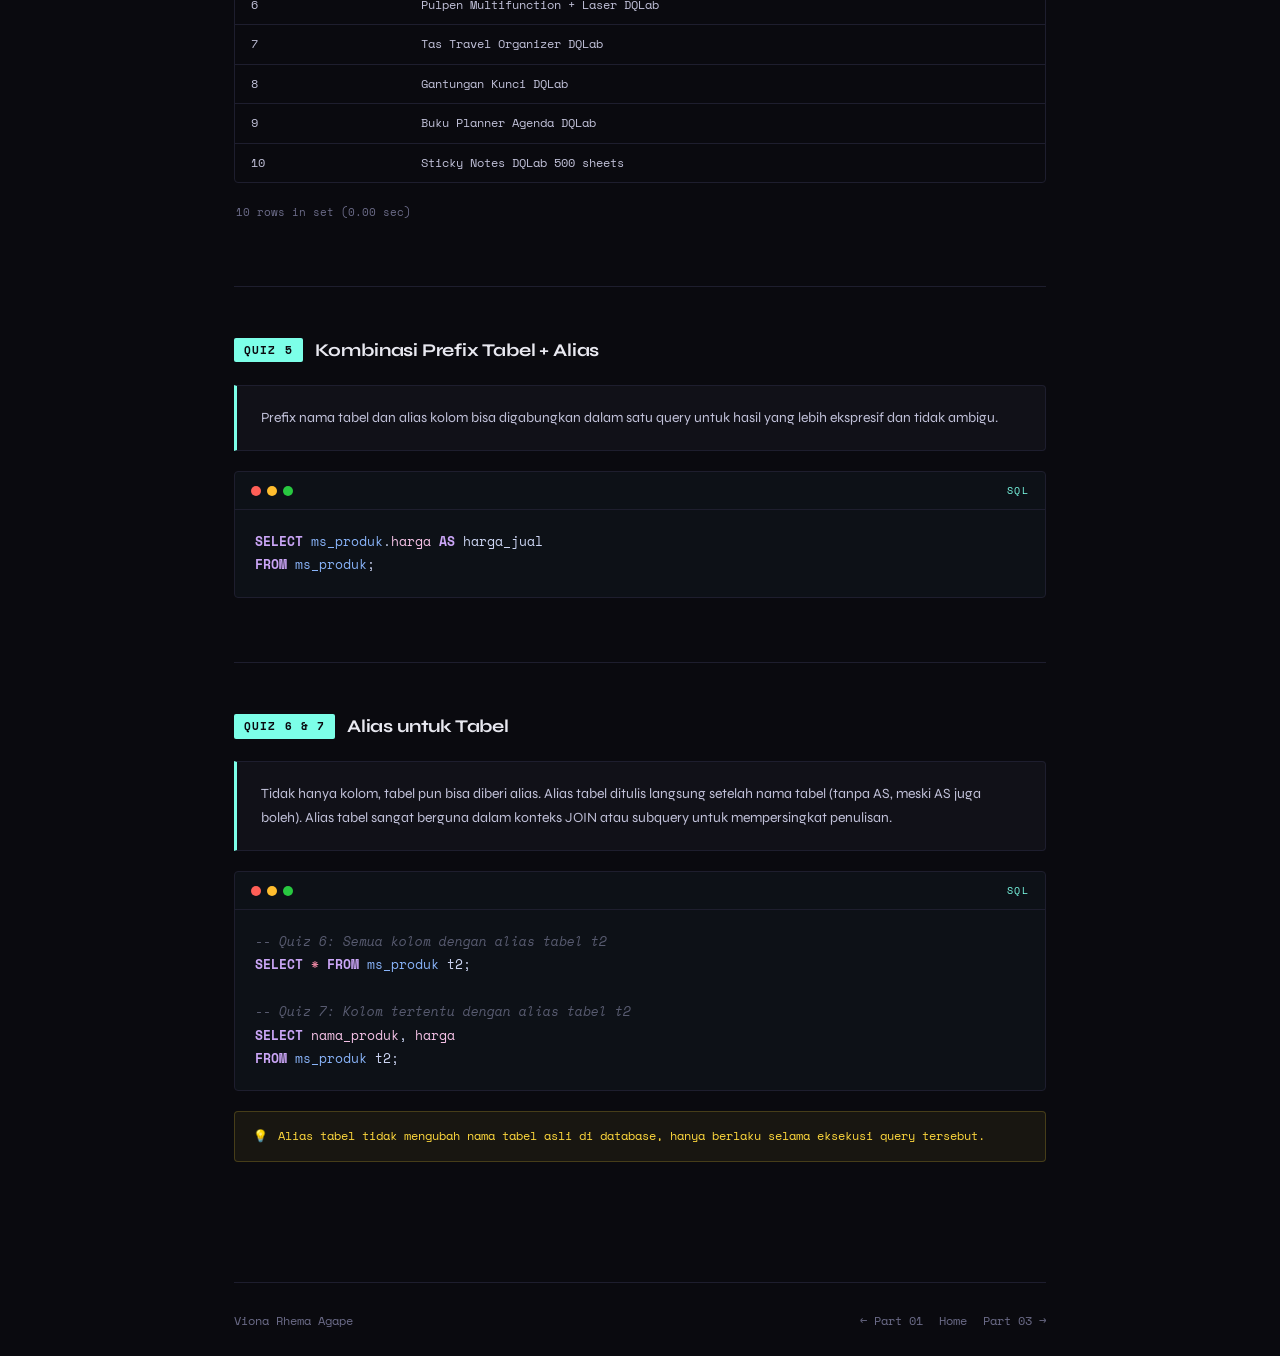
<file: part2.html>
<!DOCTYPE html>
<html lang="id">
<head>
<meta charset="UTF-8"/>
<meta name="viewport" content="width=device-width, initial-scale=1.0"/>
<title>Part 2 — DISTINCT, Prefix & Alias | Basis Data</title>
<link rel="stylesheet" href="style.css"/>
</head>
<body>

<nav>
  <div class="nav-inner">
    <a href="index.html" class="nav-back">← Kembali ke Daftar</a>
    <span class="nav-part">PART 02</span>
  </div>
</nav>

<div class="container">
  <div class="hero">
    <div class="hero-meta">Part 02 — Seleksi Lanjutan</div>
    <h1 class="page-title">DISTINCT,<br/><span>Prefix &amp; Alias</span></h1>
    <p class="hero-desc">Menghilangkan duplikasi data, menggunakan prefix nama tabel, dan memberikan alias pada kolom maupun tabel.</p>
  </div>

  <div class="content">

    <!-- QUIZ 1 -->
    <div class="quiz-section">
      <div class="quiz-label">
        <span class="quiz-num">QUIZ 1</span>
        <span class="quiz-title">SELECT DISTINCT</span>
      </div>
      <div class="explanation">
        <p><code>DISTINCT</code> menghilangkan baris duplikat dari hasil query. Tabel <code>ms_pelanggan</code> memiliki 12 baris, namun setelah DISTINCT diterapkan hasilnya menjadi 10 baris — karena beberapa nama customer muncul lebih dari sekali (misal: <em>Tomy Sinaga</em> dan <em>Unang Handoko</em>).</p>
      </div>

      <div class="code-wrap">
        <div class="code-header">
          <div class="code-dots"><span></span><span></span><span></span></div>
          <span class="code-lang">SQL</span>
        </div>
        <pre><span class="cm">-- Tanpa DISTINCT: 12 baris (ada duplikat)</span>
<span class="kw">SELECT</span> <span class="op">*</span> <span class="kw">FROM</span> <span class="tbl">ms_pelanggan</span>;

<span class="cm">-- Dengan DISTINCT: 10 baris (duplikat dihapus)</span>
<span class="kw">SELECT DISTINCT</span> <span class="col">nama_customer</span>, <span class="col">alamat</span>
<span class="kw">FROM</span> <span class="tbl">ms_pelanggan</span>;</pre>
      </div>

      <p class="result-label">// Output setelah DISTINCT — 10 rows</p>
      <div class="result-wrap">
        <table>
          <thead><tr><th>nama_customer</th><th>alamat</th></tr></thead>
          <tbody>
            <tr><td>Evi Novianti</td><td>Jl. Argoluwih No. 15, Kel.Ledok, Kec.Argomulyo, Kota Surakarta</td></tr>
            <tr><td>Heidi Goh</td><td>Jl. Argoluwih No. 15, Kel.Ledok, Kec.Argomulyo, Kota Surakarta</td></tr>
            <tr><td>Unang Handoko</td><td>Jl. Argoluwih No. 16, Kel.Ledok, Kec.Argomulyo, Kota Surakarta</td></tr>
            <tr><td>Jokolono Sukarman</td><td>Jl. Argoluwih No. 17, Kel.Ledok, Kec.Argomulyo, Kota Surakarta</td></tr>
            <tr><td>Tomy Sinaga</td><td>Jl. Argoluwih No. 18, Kel.Ledok, Kec.Argomulyo, Kota Surakarta</td></tr>
            <tr><td>Irwan Setianto</td><td>Perum Villa Asri No. 15, Kel.Ledok, Kec.Argomulyo, Kota Surakarta</td></tr>
            <tr><td>Agus Cahyono</td><td>Perum Villa Asri No. 16, Kel.Ledok, Kec.Argomulyo, Kota Surakarta</td></tr>
            <tr><td>Maria Sirait</td><td>Perum Pondok Indah No. 17, Kel.Ledok, Kec.Argomulyo, Kota Surakarta</td></tr>
            <tr><td>Ita Nugraha</td><td>Perum Pondok Indah No. 16, Kel.Ledok, Kec.Argomulyo, Kota Surakarta</td></tr>
            <tr><td>Joko Wardoyo</td><td>Perum Grogol Indah No. 16, Kel.Ledok, Kec.Argomulyo, Kota Surakarta</td></tr>
          </tbody>
        </table>
      </div>
      <p class="row-count">10 rows in set (0.01 sec)</p>
    </div>

    <hr class="divider"/>

    <!-- QUIZ 2 -->
    <div class="quiz-section">
      <div class="quiz-label">
        <span class="quiz-num">QUIZ 2</span>
        <span class="quiz-title">Prefix Nama Tabel</span>
      </div>
      <div class="explanation">
        <p>Penulisan kolom dengan prefix nama tabel menggunakan titik (<code>.</code>) memperjelas kolom berasal dari tabel mana. Ini sangat penting saat melakukan JOIN antara dua tabel yang memiliki nama kolom sama.</p>
      </div>

      <div class="code-wrap">
        <div class="code-header">
          <div class="code-dots"><span></span><span></span><span></span></div>
          <span class="code-lang">SQL</span>
        </div>
        <pre><span class="kw">SELECT</span> <span class="tbl">ms_produk</span>.<span class="col">kode_produk</span>
<span class="kw">FROM</span> <span class="tbl">ms_produk</span>;</pre>
      </div>

      <p class="result-label">// Output — 10 rows</p>
      <div class="result-wrap">
        <table>
          <thead><tr><th>kode_produk</th></tr></thead>
          <tbody>
            <tr><td>prod-01</td></tr><tr><td>prod-02</td></tr><tr><td>prod-03</td></tr>
            <tr><td>prod-04</td></tr><tr><td>prod-05</td></tr><tr><td>prod-06</td></tr>
            <tr><td>prod-07</td></tr><tr><td>prod-08</td></tr><tr><td>prod-09</td></tr>
            <tr><td>prod-10</td></tr>
          </tbody>
        </table>
      </div>
      <p class="row-count">10 rows in set (0.00 sec)</p>
    </div>

    <hr class="divider"/>

    <!-- QUIZ 3 & 4 -->
    <div class="quiz-section">
      <div class="quiz-label">
        <span class="quiz-num">QUIZ 3 &amp; 4</span>
        <span class="quiz-title">Alias Kolom — AS dan Tanpa AS</span>
      </div>
      <div class="explanation">
        <p>Alias memberikan nama sementara pada kolom di hasil query. Ada dua cara penulisan yang menghasilkan output identik: menggunakan kata kunci <code>AS</code> (Quiz 3) atau langsung menulis nama alias setelah nama kolom (Quiz 4).</p>
      </div>

      <div class="code-wrap">
        <div class="code-header">
          <div class="code-dots"><span></span><span></span><span></span></div>
          <span class="code-lang">SQL</span>
        </div>
        <pre><span class="cm">-- Quiz 3: Dengan kata kunci AS</span>
<span class="kw">SELECT</span> <span class="col">no_urut</span> <span class="kw">AS</span> nomor, <span class="col">nama_produk</span> <span class="kw">AS</span> nama
<span class="kw">FROM</span> <span class="tbl">ms_produk</span>;

<span class="cm">-- Quiz 4: Tanpa kata kunci AS (hasil sama persis)</span>
<span class="kw">SELECT</span> <span class="col">no_urut</span> nomor, <span class="col">nama_produk</span> nama
<span class="kw">FROM</span> <span class="tbl">ms_produk</span>;</pre>
      </div>

      <div class="tip">Penggunaan AS bersifat opsional namun sangat disarankan untuk keterbacaan query, terutama saat bekerja dalam tim.</div>

      <p class="result-label">// Output (sama untuk Quiz 3 & 4) — 10 rows</p>
      <div class="result-wrap">
        <table>
          <thead><tr><th>nomor</th><th>nama</th></tr></thead>
          <tbody>
            <tr><td>1</td><td>Kotak Pensil DQLab</td></tr>
            <tr><td>2</td><td>Flashdisk DQLab 64 GB</td></tr>
            <tr><td>3</td><td>Gift Voucher DQLab 100rb</td></tr>
            <tr><td>4</td><td>Flashdisk DQLab 32 GB</td></tr>
            <tr><td>5</td><td>Gift Voucher DQLab 250rb</td></tr>
            <tr><td>6</td><td>Pulpen Multifunction + Laser DQLab</td></tr>
            <tr><td>7</td><td>Tas Travel Organizer DQLab</td></tr>
            <tr><td>8</td><td>Gantungan Kunci DQLab</td></tr>
            <tr><td>9</td><td>Buku Planner Agenda DQLab</td></tr>
            <tr><td>10</td><td>Sticky Notes DQLab 500 sheets</td></tr>
          </tbody>
        </table>
      </div>
      <p class="row-count">10 rows in set (0.00 sec)</p>
    </div>

    <hr class="divider"/>

    <!-- QUIZ 5 -->
    <div class="quiz-section">
      <div class="quiz-label">
        <span class="quiz-num">QUIZ 5</span>
        <span class="quiz-title">Kombinasi Prefix Tabel + Alias</span>
      </div>
      <div class="explanation">
        <p>Prefix nama tabel dan alias kolom bisa digabungkan dalam satu query untuk hasil yang lebih ekspresif dan tidak ambigu.</p>
      </div>
      <div class="code-wrap">
        <div class="code-header">
          <div class="code-dots"><span></span><span></span><span></span></div>
          <span class="code-lang">SQL</span>
        </div>
        <pre><span class="kw">SELECT</span> <span class="tbl">ms_produk</span>.<span class="col">harga</span> <span class="kw">AS</span> harga_jual
<span class="kw">FROM</span> <span class="tbl">ms_produk</span>;</pre>
      </div>
    </div>

    <hr class="divider"/>

    <!-- QUIZ 6 & 7 -->
    <div class="quiz-section">
      <div class="quiz-label">
        <span class="quiz-num">QUIZ 6 &amp; 7</span>
        <span class="quiz-title">Alias untuk Tabel</span>
      </div>
      <div class="explanation">
        <p>Tidak hanya kolom, tabel pun bisa diberi alias. Alias tabel ditulis langsung setelah nama tabel (tanpa AS, meski AS juga boleh). Alias tabel sangat berguna dalam konteks JOIN atau subquery untuk mempersingkat penulisan.</p>
      </div>
      <div class="code-wrap">
        <div class="code-header">
          <div class="code-dots"><span></span><span></span><span></span></div>
          <span class="code-lang">SQL</span>
        </div>
        <pre><span class="cm">-- Quiz 6: Semua kolom dengan alias tabel t2</span>
<span class="kw">SELECT</span> <span class="op">*</span> <span class="kw">FROM</span> <span class="tbl">ms_produk</span> t2;

<span class="cm">-- Quiz 7: Kolom tertentu dengan alias tabel t2</span>
<span class="kw">SELECT</span> <span class="col">nama_produk</span>, <span class="col">harga</span>
<span class="kw">FROM</span> <span class="tbl">ms_produk</span> t2;</pre>
      </div>
      <div class="tip">Alias tabel tidak mengubah nama tabel asli di database, hanya berlaku selama eksekusi query tersebut.</div>
    </div>

  </div>

  <footer>
    <span>Viona Rhema Agape</span>
    <div class="footer-nav">
      <a href="part1.html">← Part 01</a>
      <a href="index.html">Home</a>
      <a href="part3.html">Part 03 →</a>
    </div>
  </footer>
</div>
</body>
</html>
</file>
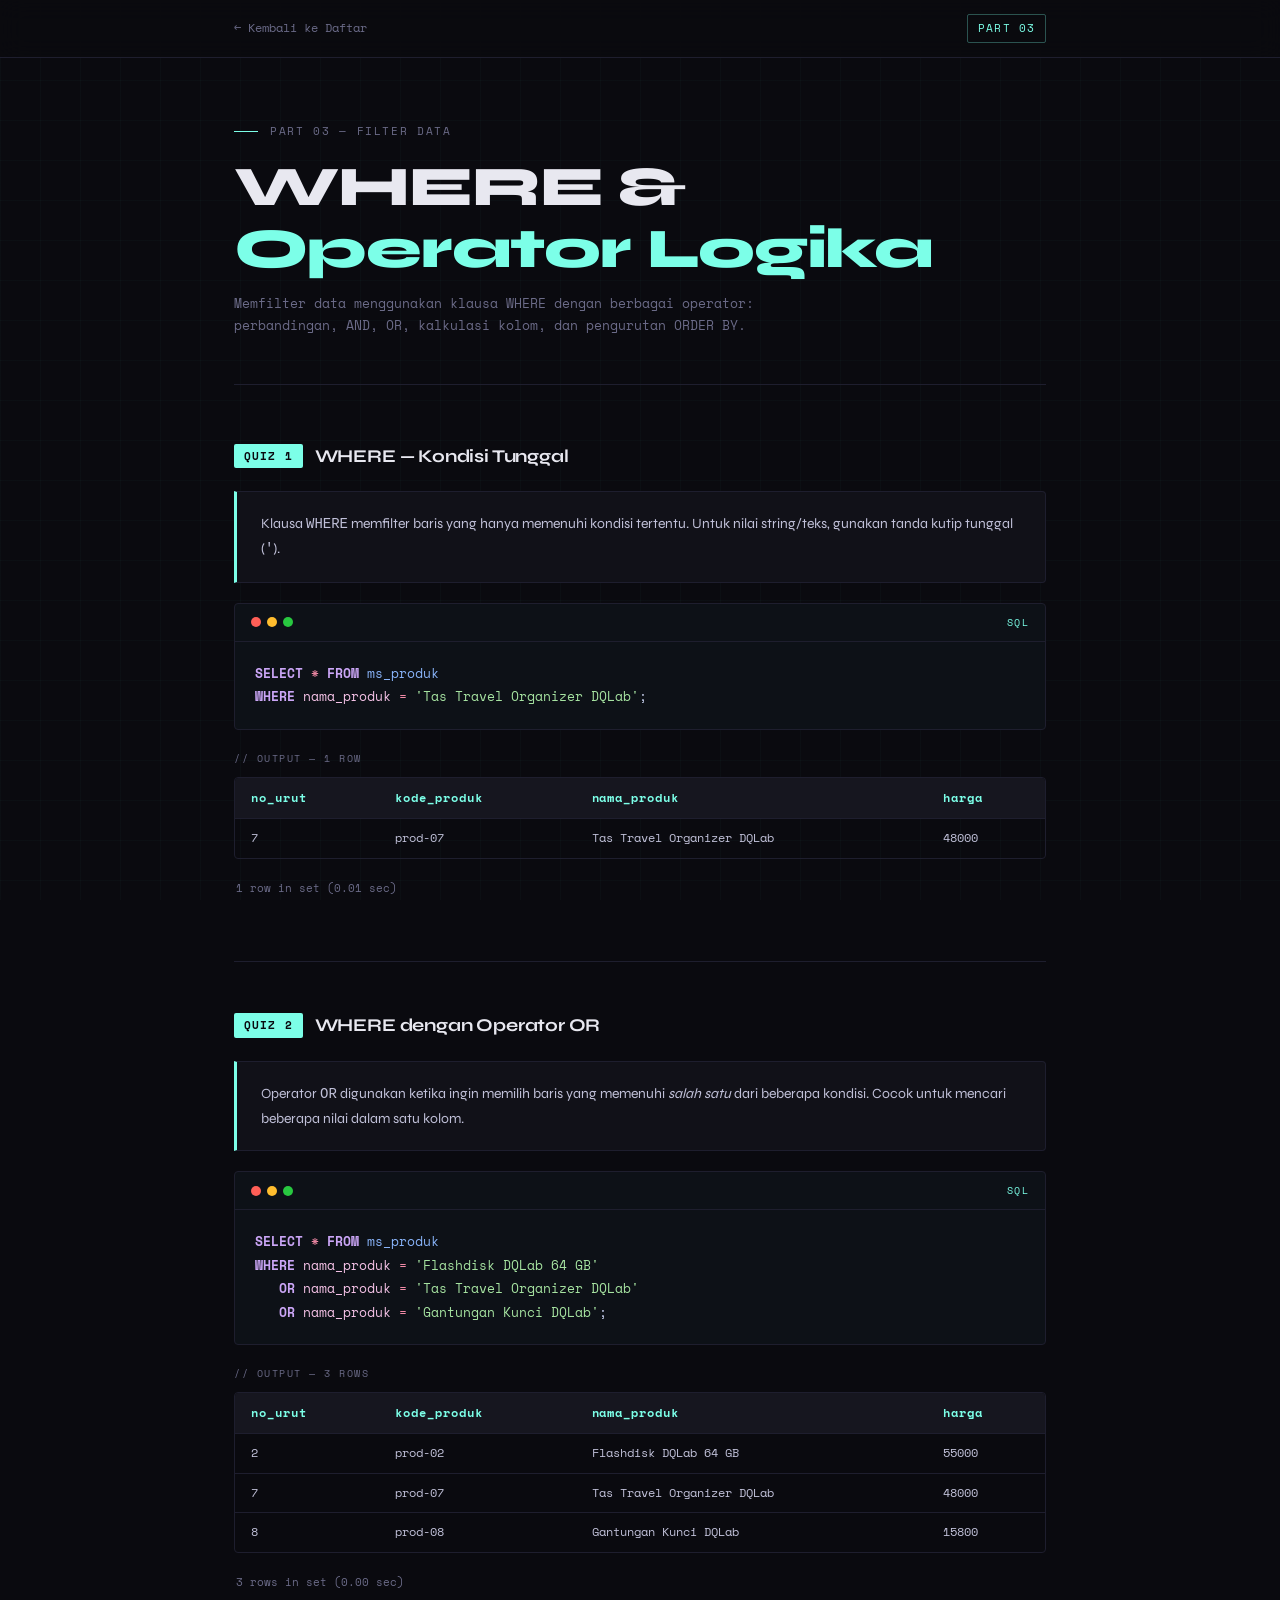
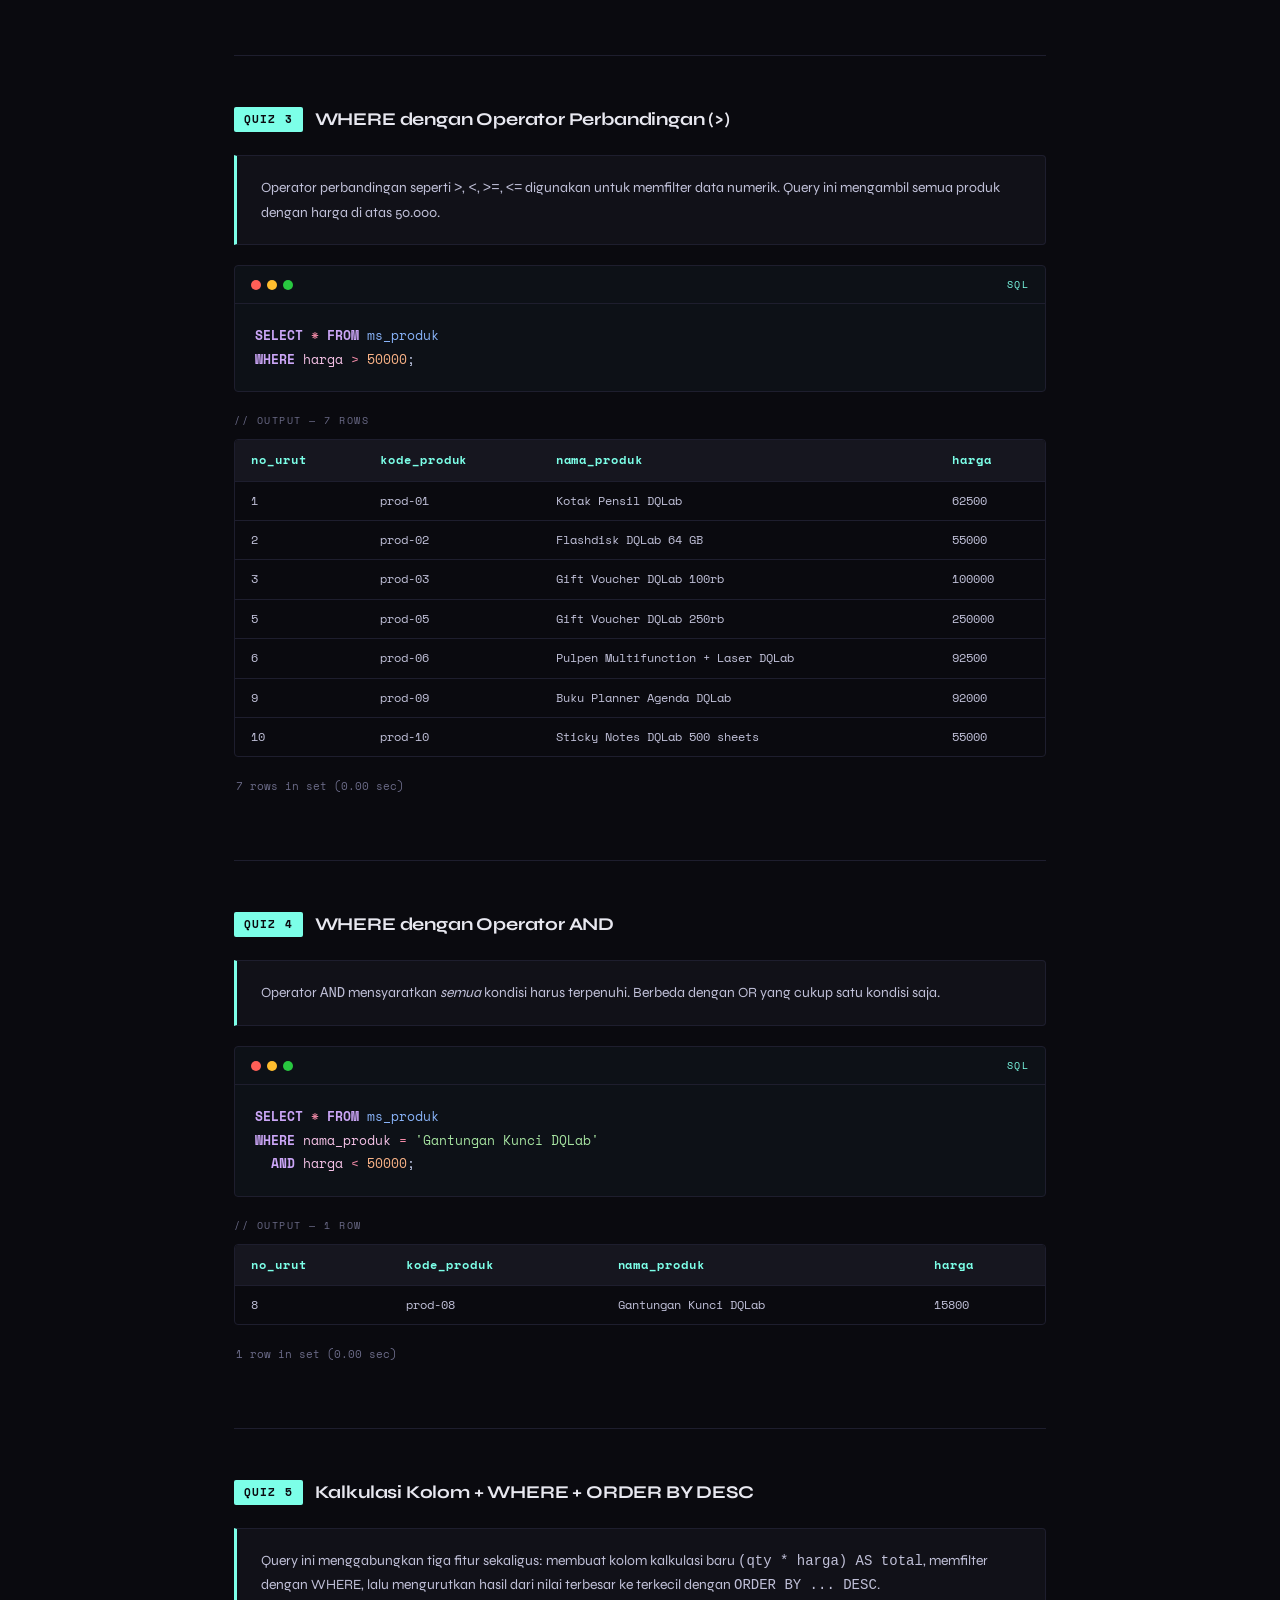
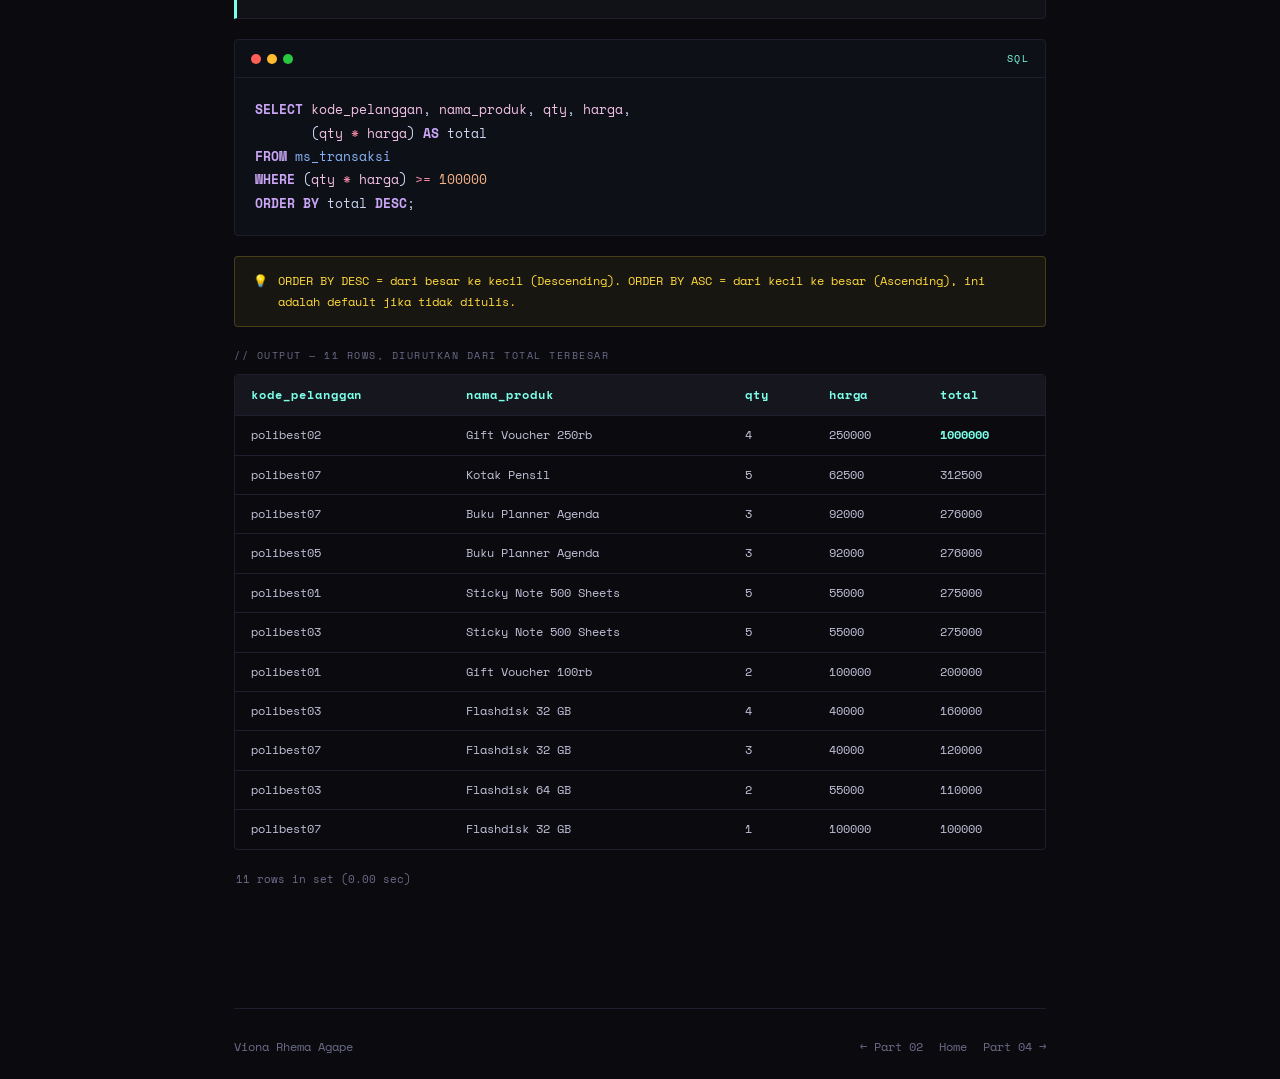
<file: part3.html>
<!DOCTYPE html>
<html lang="id">
<head>
<meta charset="UTF-8"/>
<meta name="viewport" content="width=device-width, initial-scale=1.0"/>
<title>Part 3 — WHERE & Operator Logika | Basis Data</title>
<link rel="stylesheet" href="style.css"/>
</head>
<body>

<nav>
  <div class="nav-inner">
    <a href="index.html" class="nav-back">← Kembali ke Daftar</a>
    <span class="nav-part">PART 03</span>
  </div>
</nav>

<div class="container">
  <div class="hero">
    <div class="hero-meta">Part 03 — Filter Data</div>
    <h1 class="page-title">WHERE &amp;<br/><span>Operator Logika</span></h1>
    <p class="hero-desc">Memfilter data menggunakan klausa WHERE dengan berbagai operator: perbandingan, AND, OR, kalkulasi kolom, dan pengurutan ORDER BY.</p>
  </div>

  <div class="content">

    <!-- QUIZ 1 -->
    <div class="quiz-section">
      <div class="quiz-label">
        <span class="quiz-num">QUIZ 1</span>
        <span class="quiz-title">WHERE — Kondisi Tunggal</span>
      </div>
      <div class="explanation">
        <p>Klausa <code>WHERE</code> memfilter baris yang hanya memenuhi kondisi tertentu. Untuk nilai string/teks, gunakan tanda kutip tunggal (<code>'</code>).</p>
      </div>
      <div class="code-wrap">
        <div class="code-header"><div class="code-dots"><span></span><span></span><span></span></div><span class="code-lang">SQL</span></div>
        <pre><span class="kw">SELECT</span> <span class="op">*</span> <span class="kw">FROM</span> <span class="tbl">ms_produk</span>
<span class="kw">WHERE</span> <span class="col">nama_produk</span> <span class="op">=</span> <span class="str">'Tas Travel Organizer DQLab'</span>;</pre>
      </div>
      <p class="result-label">// Output — 1 row</p>
      <div class="result-wrap">
        <table>
          <thead><tr><th>no_urut</th><th>kode_produk</th><th>nama_produk</th><th>harga</th></tr></thead>
          <tbody>
            <tr><td>7</td><td>prod-07</td><td>Tas Travel Organizer DQLab</td><td>48000</td></tr>
          </tbody>
        </table>
      </div>
      <p class="row-count">1 row in set (0.01 sec)</p>
    </div>

    <hr class="divider"/>

    <!-- QUIZ 2 -->
    <div class="quiz-section">
      <div class="quiz-label">
        <span class="quiz-num">QUIZ 2</span>
        <span class="quiz-title">WHERE dengan Operator OR</span>
      </div>
      <div class="explanation">
        <p>Operator <code>OR</code> digunakan ketika ingin memilih baris yang memenuhi <em>salah satu</em> dari beberapa kondisi. Cocok untuk mencari beberapa nilai dalam satu kolom.</p>
      </div>
      <div class="code-wrap">
        <div class="code-header"><div class="code-dots"><span></span><span></span><span></span></div><span class="code-lang">SQL</span></div>
        <pre><span class="kw">SELECT</span> <span class="op">*</span> <span class="kw">FROM</span> <span class="tbl">ms_produk</span>
<span class="kw">WHERE</span> <span class="col">nama_produk</span> <span class="op">=</span> <span class="str">'Flashdisk DQLab 64 GB'</span>
   <span class="kw">OR</span> <span class="col">nama_produk</span> <span class="op">=</span> <span class="str">'Tas Travel Organizer DQLab'</span>
   <span class="kw">OR</span> <span class="col">nama_produk</span> <span class="op">=</span> <span class="str">'Gantungan Kunci DQLab'</span>;</pre>
      </div>
      <p class="result-label">// Output — 3 rows</p>
      <div class="result-wrap">
        <table>
          <thead><tr><th>no_urut</th><th>kode_produk</th><th>nama_produk</th><th>harga</th></tr></thead>
          <tbody>
            <tr><td>2</td><td>prod-02</td><td>Flashdisk DQLab 64 GB</td><td>55000</td></tr>
            <tr><td>7</td><td>prod-07</td><td>Tas Travel Organizer DQLab</td><td>48000</td></tr>
            <tr><td>8</td><td>prod-08</td><td>Gantungan Kunci DQLab</td><td>15800</td></tr>
          </tbody>
        </table>
      </div>
      <p class="row-count">3 rows in set (0.00 sec)</p>
    </div>

    <hr class="divider"/>

    <!-- QUIZ 3 -->
    <div class="quiz-section">
      <div class="quiz-label">
        <span class="quiz-num">QUIZ 3</span>
        <span class="quiz-title">WHERE dengan Operator Perbandingan (&gt;)</span>
      </div>
      <div class="explanation">
        <p>Operator perbandingan seperti <code>&gt;</code>, <code>&lt;</code>, <code>&gt;=</code>, <code>&lt;=</code> digunakan untuk memfilter data numerik. Query ini mengambil semua produk dengan harga di atas 50.000.</p>
      </div>
      <div class="code-wrap">
        <div class="code-header"><div class="code-dots"><span></span><span></span><span></span></div><span class="code-lang">SQL</span></div>
        <pre><span class="kw">SELECT</span> <span class="op">*</span> <span class="kw">FROM</span> <span class="tbl">ms_produk</span>
<span class="kw">WHERE</span> <span class="col">harga</span> <span class="op">&gt;</span> <span class="num">50000</span>;</pre>
      </div>
      <p class="result-label">// Output — 7 rows</p>
      <div class="result-wrap">
        <table>
          <thead><tr><th>no_urut</th><th>kode_produk</th><th>nama_produk</th><th>harga</th></tr></thead>
          <tbody>
            <tr><td>1</td><td>prod-01</td><td>Kotak Pensil DQLab</td><td>62500</td></tr>
            <tr><td>2</td><td>prod-02</td><td>Flashdisk DQLab 64 GB</td><td>55000</td></tr>
            <tr><td>3</td><td>prod-03</td><td>Gift Voucher DQLab 100rb</td><td>100000</td></tr>
            <tr><td>5</td><td>prod-05</td><td>Gift Voucher DQLab 250rb</td><td>250000</td></tr>
            <tr><td>6</td><td>prod-06</td><td>Pulpen Multifunction + Laser DQLab</td><td>92500</td></tr>
            <tr><td>9</td><td>prod-09</td><td>Buku Planner Agenda DQLab</td><td>92000</td></tr>
            <tr><td>10</td><td>prod-10</td><td>Sticky Notes DQLab 500 sheets</td><td>55000</td></tr>
          </tbody>
        </table>
      </div>
      <p class="row-count">7 rows in set (0.00 sec)</p>
    </div>

    <hr class="divider"/>

    <!-- QUIZ 4 -->
    <div class="quiz-section">
      <div class="quiz-label">
        <span class="quiz-num">QUIZ 4</span>
        <span class="quiz-title">WHERE dengan Operator AND</span>
      </div>
      <div class="explanation">
        <p>Operator <code>AND</code> mensyaratkan <em>semua</em> kondisi harus terpenuhi. Berbeda dengan OR yang cukup satu kondisi saja.</p>
      </div>
      <div class="code-wrap">
        <div class="code-header"><div class="code-dots"><span></span><span></span><span></span></div><span class="code-lang">SQL</span></div>
        <pre><span class="kw">SELECT</span> <span class="op">*</span> <span class="kw">FROM</span> <span class="tbl">ms_produk</span>
<span class="kw">WHERE</span> <span class="col">nama_produk</span> <span class="op">=</span> <span class="str">'Gantungan Kunci DQLab'</span>
  <span class="kw">AND</span> <span class="col">harga</span> <span class="op">&lt;</span> <span class="num">50000</span>;</pre>
      </div>
      <p class="result-label">// Output — 1 row</p>
      <div class="result-wrap">
        <table>
          <thead><tr><th>no_urut</th><th>kode_produk</th><th>nama_produk</th><th>harga</th></tr></thead>
          <tbody>
            <tr><td>8</td><td>prod-08</td><td>Gantungan Kunci DQLab</td><td>15800</td></tr>
          </tbody>
        </table>
      </div>
      <p class="row-count">1 row in set (0.00 sec)</p>
    </div>

    <hr class="divider"/>

    <!-- QUIZ 5 -->
    <div class="quiz-section">
      <div class="quiz-label">
        <span class="quiz-num">QUIZ 5</span>
        <span class="quiz-title">Kalkulasi Kolom + WHERE + ORDER BY DESC</span>
      </div>
      <div class="explanation">
        <p>Query ini menggabungkan tiga fitur sekaligus: membuat kolom kalkulasi baru <code>(qty * harga) AS total</code>, memfilter dengan WHERE, lalu mengurutkan hasil dari nilai terbesar ke terkecil dengan <code>ORDER BY ... DESC</code>.</p>
      </div>
      <div class="code-wrap">
        <div class="code-header"><div class="code-dots"><span></span><span></span><span></span></div><span class="code-lang">SQL</span></div>
        <pre><span class="kw">SELECT</span> <span class="col">kode_pelanggan</span>, <span class="col">nama_produk</span>, <span class="col">qty</span>, <span class="col">harga</span>,
       (<span class="col">qty</span> <span class="op">*</span> <span class="col">harga</span>) <span class="kw">AS</span> total
<span class="kw">FROM</span> <span class="tbl">ms_transaksi</span>
<span class="kw">WHERE</span> (<span class="col">qty</span> <span class="op">*</span> <span class="col">harga</span>) <span class="op">&gt;=</span> <span class="num">100000</span>
<span class="kw">ORDER BY</span> total <span class="kw">DESC</span>;</pre>
      </div>
      <div class="tip">ORDER BY DESC = dari besar ke kecil (Descending). ORDER BY ASC = dari kecil ke besar (Ascending), ini adalah default jika tidak ditulis.</div>
      <p class="result-label">// Output — 11 rows, diurutkan dari total terbesar</p>
      <div class="result-wrap">
        <table>
          <thead><tr><th>kode_pelanggan</th><th>nama_produk</th><th>qty</th><th>harga</th><th>total</th></tr></thead>
          <tbody>
            <tr><td>polibest02</td><td>Gift Voucher 250rb</td><td>4</td><td>250000</td><td style="color:var(--accent);font-weight:700">1000000</td></tr>
            <tr><td>polibest07</td><td>Kotak Pensil</td><td>5</td><td>62500</td><td>312500</td></tr>
            <tr><td>polibest07</td><td>Buku Planner Agenda</td><td>3</td><td>92000</td><td>276000</td></tr>
            <tr><td>polibest05</td><td>Buku Planner Agenda</td><td>3</td><td>92000</td><td>276000</td></tr>
            <tr><td>polibest01</td><td>Sticky Note 500 Sheets</td><td>5</td><td>55000</td><td>275000</td></tr>
            <tr><td>polibest03</td><td>Sticky Note 500 Sheets</td><td>5</td><td>55000</td><td>275000</td></tr>
            <tr><td>polibest01</td><td>Gift Voucher 100rb</td><td>2</td><td>100000</td><td>200000</td></tr>
            <tr><td>polibest03</td><td>Flashdisk 32 GB</td><td>4</td><td>40000</td><td>160000</td></tr>
            <tr><td>polibest07</td><td>Flashdisk 32 GB</td><td>3</td><td>40000</td><td>120000</td></tr>
            <tr><td>polibest03</td><td>Flashdisk 64 GB</td><td>2</td><td>55000</td><td>110000</td></tr>
            <tr><td>polibest07</td><td>Flashdisk 32 GB</td><td>1</td><td>100000</td><td>100000</td></tr>
          </tbody>
        </table>
      </div>
      <p class="row-count">11 rows in set (0.00 sec)</p>
    </div>

  </div>

  <footer>
    <span>Viona Rhema Agape</span>
    <div class="footer-nav">
      <a href="part2.html">← Part 02</a>
      <a href="index.html">Home</a>
      <a href="part4.html">Part 04 →</a>
    </div>
  </footer>
</div>
</body>
</html>
</file>
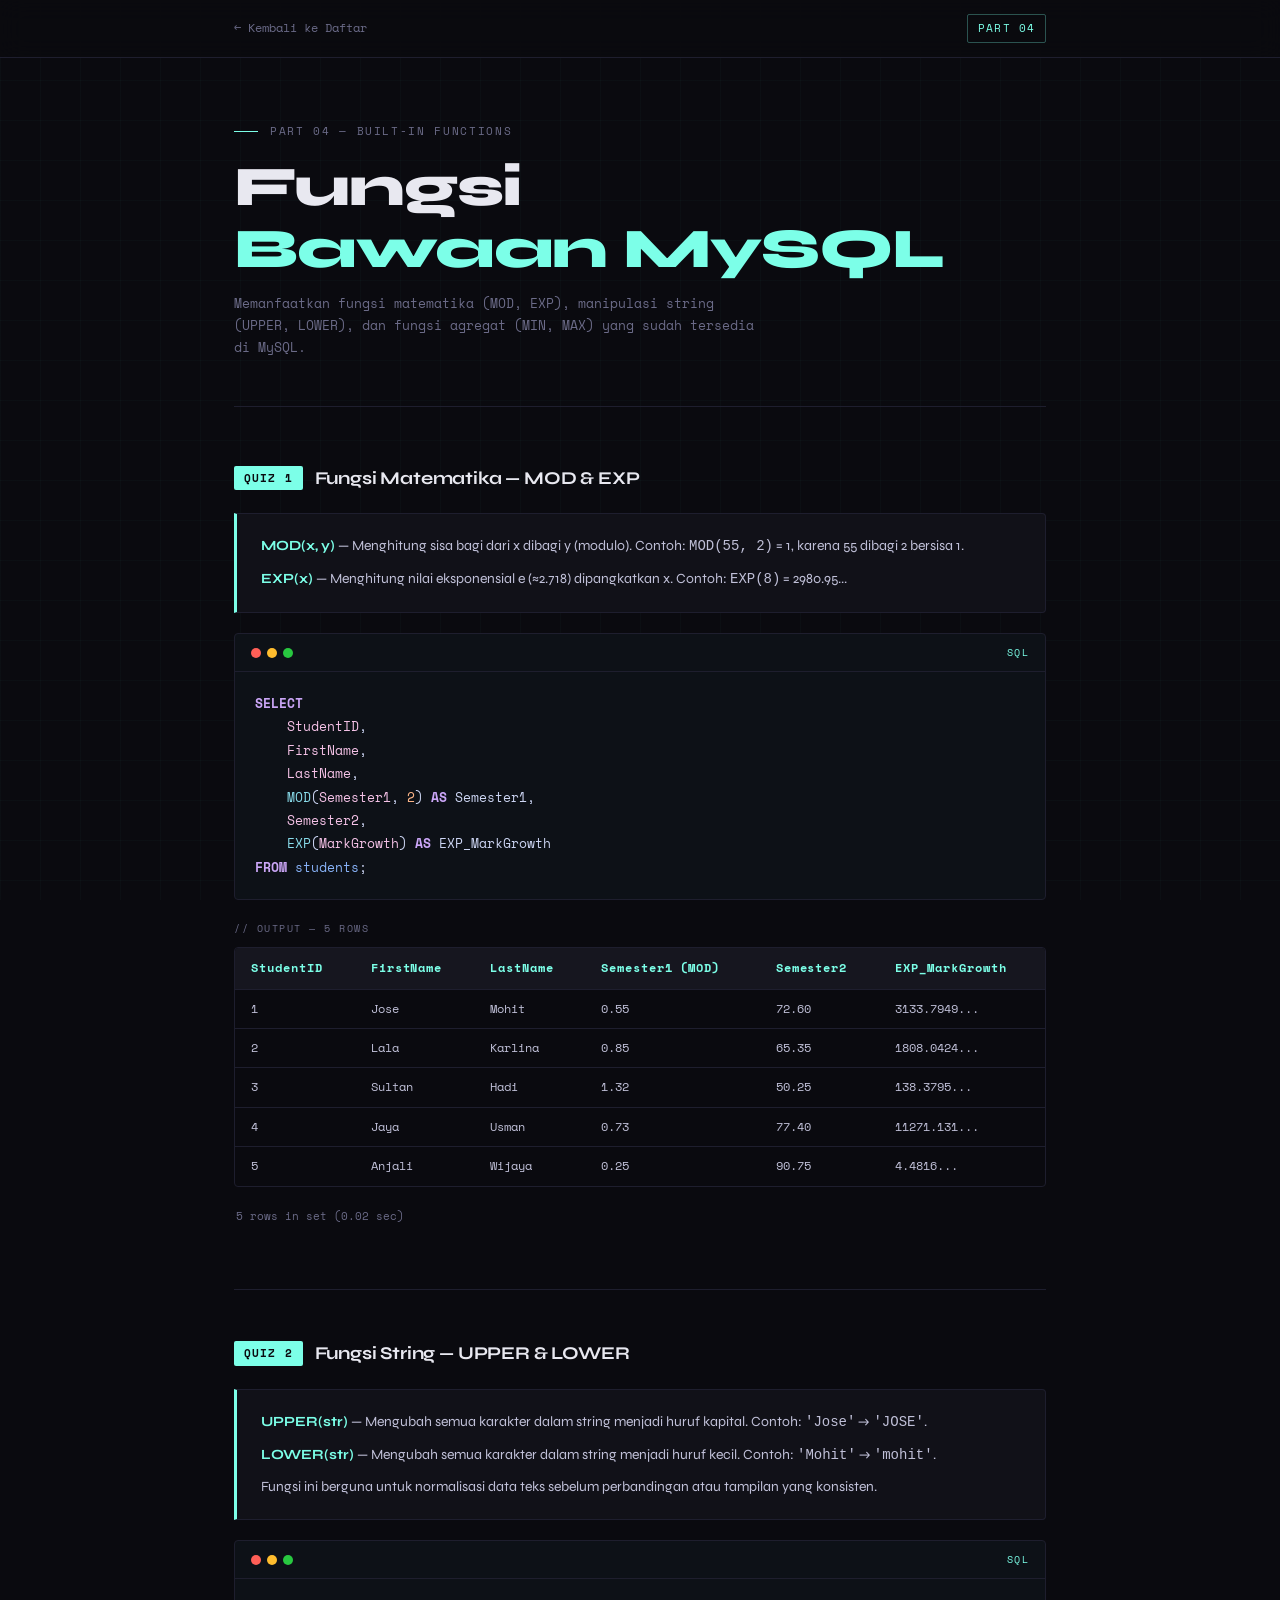
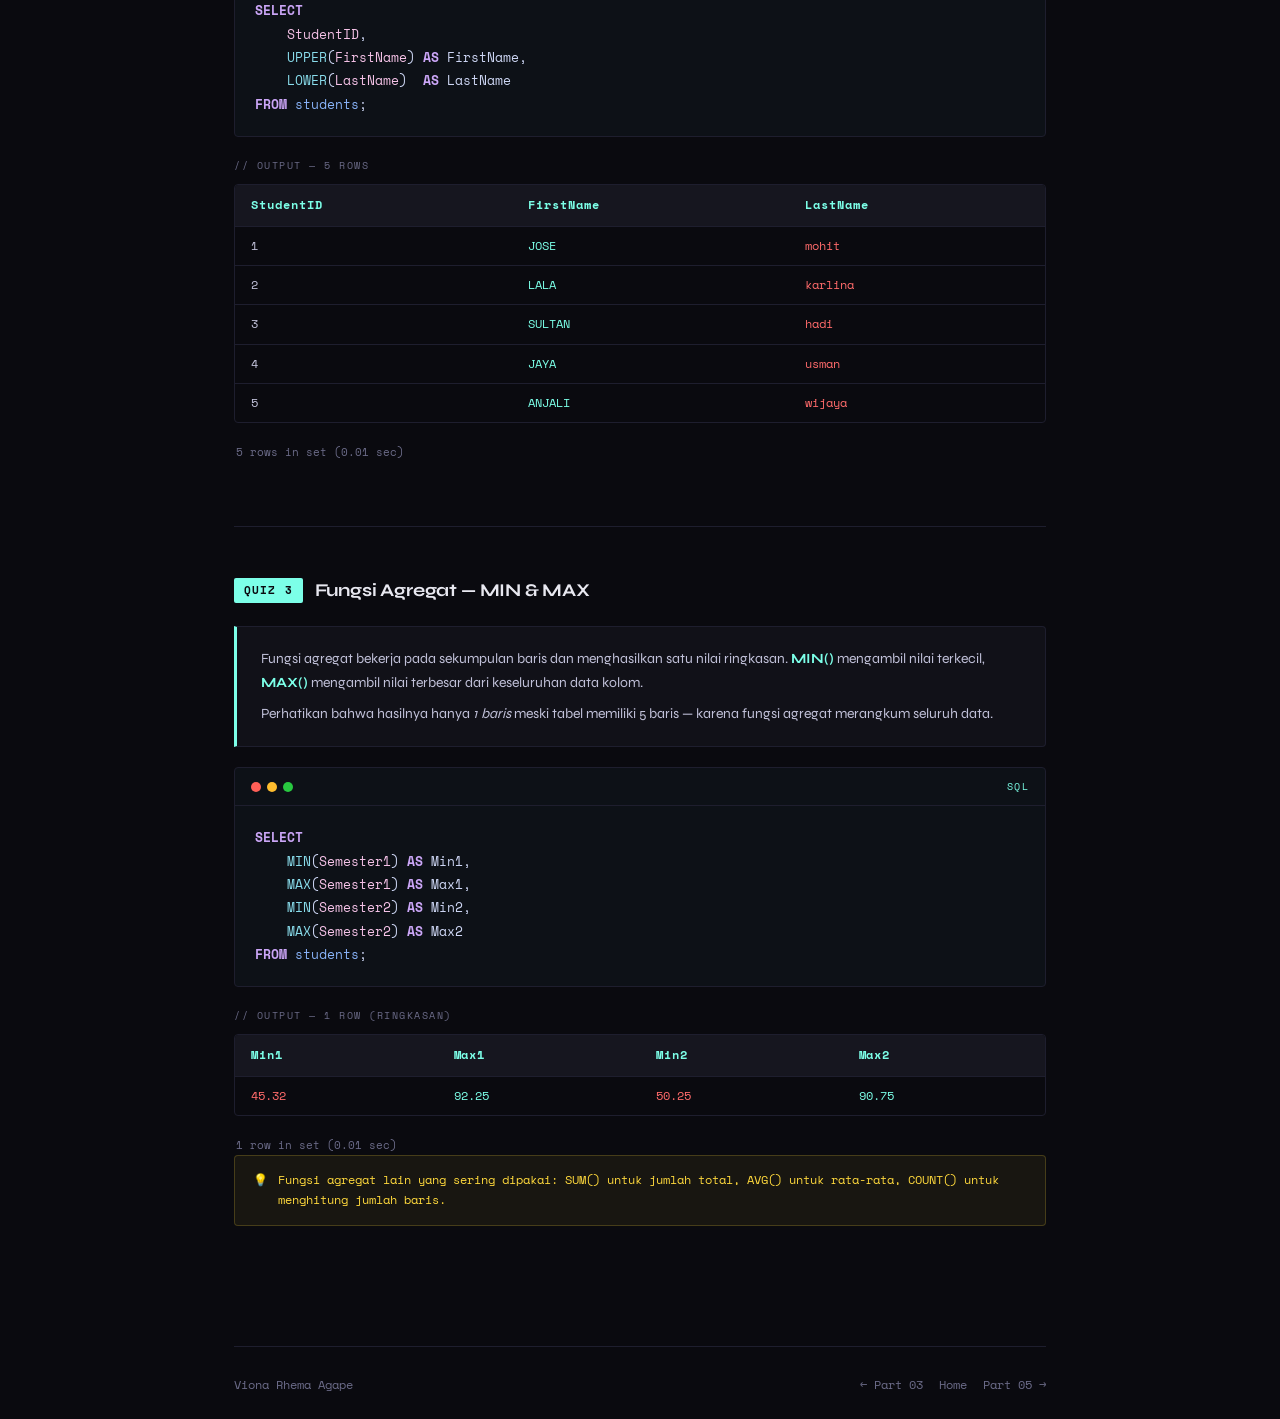
<file: part4.html>
<!DOCTYPE html>
<html lang="id">
<head>
<meta charset="UTF-8"/>
<meta name="viewport" content="width=device-width, initial-scale=1.0"/>
<title>Part 4 — Fungsi Bawaan MySQL | Basis Data</title>
<link rel="stylesheet" href="style.css"/>
</head>
<body>

<nav>
  <div class="nav-inner">
    <a href="index.html" class="nav-back">← Kembali ke Daftar</a>
    <span class="nav-part">PART 04</span>
  </div>
</nav>

<div class="container">
  <div class="hero">
    <div class="hero-meta">Part 04 — Built-in Functions</div>
    <h1 class="page-title">Fungsi<br/><span>Bawaan MySQL</span></h1>
    <p class="hero-desc">Memanfaatkan fungsi matematika (MOD, EXP), manipulasi string (UPPER, LOWER), dan fungsi agregat (MIN, MAX) yang sudah tersedia di MySQL.</p>
  </div>

  <div class="content">

    <!-- QUIZ 1 -->
    <div class="quiz-section">
      <div class="quiz-label">
        <span class="quiz-num">QUIZ 1</span>
        <span class="quiz-title">Fungsi Matematika — MOD &amp; EXP</span>
      </div>
      <div class="explanation">
        <p><strong style="color:var(--accent)">MOD(x, y)</strong> — Menghitung sisa bagi dari x dibagi y (modulo). Contoh: <code>MOD(55, 2)</code> = 1, karena 55 dibagi 2 bersisa 1.</p>
        <p><strong style="color:var(--accent)">EXP(x)</strong> — Menghitung nilai eksponensial e (≈2.718) dipangkatkan x. Contoh: <code>EXP(8)</code> = 2980.95...</p>
      </div>
      <div class="code-wrap">
        <div class="code-header"><div class="code-dots"><span></span><span></span><span></span></div><span class="code-lang">SQL</span></div>
        <pre><span class="kw">SELECT</span>
    <span class="col">StudentID</span>,
    <span class="col">FirstName</span>,
    <span class="col">LastName</span>,
    <span class="fn">MOD</span>(<span class="col">Semester1</span>, <span class="num">2</span>) <span class="kw">AS</span> Semester1,
    <span class="col">Semester2</span>,
    <span class="fn">EXP</span>(<span class="col">MarkGrowth</span>) <span class="kw">AS</span> EXP_MarkGrowth
<span class="kw">FROM</span> <span class="tbl">students</span>;</pre>
      </div>
      <p class="result-label">// Output — 5 rows</p>
      <div class="result-wrap">
        <table>
          <thead><tr><th>StudentID</th><th>FirstName</th><th>LastName</th><th>Semester1 (MOD)</th><th>Semester2</th><th>EXP_MarkGrowth</th></tr></thead>
          <tbody>
            <tr><td>1</td><td>Jose</td><td>Mohit</td><td>0.55</td><td>72.60</td><td>3133.7949...</td></tr>
            <tr><td>2</td><td>Lala</td><td>Karlina</td><td>0.85</td><td>65.35</td><td>1808.0424...</td></tr>
            <tr><td>3</td><td>Sultan</td><td>Hadi</td><td>1.32</td><td>50.25</td><td>138.3795...</td></tr>
            <tr><td>4</td><td>Jaya</td><td>Usman</td><td>0.73</td><td>77.40</td><td>11271.131...</td></tr>
            <tr><td>5</td><td>Anjali</td><td>Wijaya</td><td>0.25</td><td>90.75</td><td>4.4816...</td></tr>
          </tbody>
        </table>
      </div>
      <p class="row-count">5 rows in set (0.02 sec)</p>
    </div>

    <hr class="divider"/>

    <!-- QUIZ 2 -->
    <div class="quiz-section">
      <div class="quiz-label">
        <span class="quiz-num">QUIZ 2</span>
        <span class="quiz-title">Fungsi String — UPPER &amp; LOWER</span>
      </div>
      <div class="explanation">
        <p><strong style="color:var(--accent)">UPPER(str)</strong> — Mengubah semua karakter dalam string menjadi huruf kapital. Contoh: <code>'Jose'</code> → <code>'JOSE'</code>.</p>
        <p><strong style="color:var(--accent)">LOWER(str)</strong> — Mengubah semua karakter dalam string menjadi huruf kecil. Contoh: <code>'Mohit'</code> → <code>'mohit'</code>.</p>
        <p>Fungsi ini berguna untuk normalisasi data teks sebelum perbandingan atau tampilan yang konsisten.</p>
      </div>
      <div class="code-wrap">
        <div class="code-header"><div class="code-dots"><span></span><span></span><span></span></div><span class="code-lang">SQL</span></div>
        <pre><span class="kw">SELECT</span>
    <span class="col">StudentID</span>,
    <span class="fn">UPPER</span>(<span class="col">FirstName</span>) <span class="kw">AS</span> FirstName,
    <span class="fn">LOWER</span>(<span class="col">LastName</span>)  <span class="kw">AS</span> LastName
<span class="kw">FROM</span> <span class="tbl">students</span>;</pre>
      </div>
      <p class="result-label">// Output — 5 rows</p>
      <div class="result-wrap">
        <table>
          <thead><tr><th>StudentID</th><th>FirstName</th><th>LastName</th></tr></thead>
          <tbody>
            <tr><td>1</td><td style="color:var(--accent)">JOSE</td><td style="color:var(--accent2)">mohit</td></tr>
            <tr><td>2</td><td style="color:var(--accent)">LALA</td><td style="color:var(--accent2)">karlina</td></tr>
            <tr><td>3</td><td style="color:var(--accent)">SULTAN</td><td style="color:var(--accent2)">hadi</td></tr>
            <tr><td>4</td><td style="color:var(--accent)">JAYA</td><td style="color:var(--accent2)">usman</td></tr>
            <tr><td>5</td><td style="color:var(--accent)">ANJALI</td><td style="color:var(--accent2)">wijaya</td></tr>
          </tbody>
        </table>
      </div>
      <p class="row-count">5 rows in set (0.01 sec)</p>
    </div>

    <hr class="divider"/>

    <!-- QUIZ 3 -->
    <div class="quiz-section">
      <div class="quiz-label">
        <span class="quiz-num">QUIZ 3</span>
        <span class="quiz-title">Fungsi Agregat — MIN &amp; MAX</span>
      </div>
      <div class="explanation">
        <p>Fungsi agregat bekerja pada sekumpulan baris dan menghasilkan satu nilai ringkasan. <strong style="color:var(--accent)">MIN()</strong> mengambil nilai terkecil, <strong style="color:var(--accent)">MAX()</strong> mengambil nilai terbesar dari keseluruhan data kolom.</p>
        <p>Perhatikan bahwa hasilnya hanya <em>1 baris</em> meski tabel memiliki 5 baris — karena fungsi agregat merangkum seluruh data.</p>
      </div>
      <div class="code-wrap">
        <div class="code-header"><div class="code-dots"><span></span><span></span><span></span></div><span class="code-lang">SQL</span></div>
        <pre><span class="kw">SELECT</span>
    <span class="fn">MIN</span>(<span class="col">Semester1</span>) <span class="kw">AS</span> Min1,
    <span class="fn">MAX</span>(<span class="col">Semester1</span>) <span class="kw">AS</span> Max1,
    <span class="fn">MIN</span>(<span class="col">Semester2</span>) <span class="kw">AS</span> Min2,
    <span class="fn">MAX</span>(<span class="col">Semester2</span>) <span class="kw">AS</span> Max2
<span class="kw">FROM</span> <span class="tbl">students</span>;</pre>
      </div>
      <p class="result-label">// Output — 1 row (ringkasan)</p>
      <div class="result-wrap">
        <table>
          <thead><tr><th>Min1</th><th>Max1</th><th>Min2</th><th>Max2</th></tr></thead>
          <tbody>
            <tr>
              <td style="color:var(--accent2)">45.32</td>
              <td style="color:var(--accent)">92.25</td>
              <td style="color:var(--accent2)">50.25</td>
              <td style="color:var(--accent)">90.75</td>
            </tr>
          </tbody>
        </table>
      </div>
      <p class="row-count">1 row in set (0.01 sec)</p>

      <div class="tip">Fungsi agregat lain yang sering dipakai: SUM() untuk jumlah total, AVG() untuk rata-rata, COUNT() untuk menghitung jumlah baris.</div>
    </div>

  </div>

  <footer>
    <span>Viona Rhema Agape</span>
    <div class="footer-nav">
      <a href="part3.html">← Part 03</a>
      <a href="index.html">Home</a>
      <a href="part5.html">Part 05 →</a>
    </div>
  </footer>
</div>
</body>
</html>
</file>
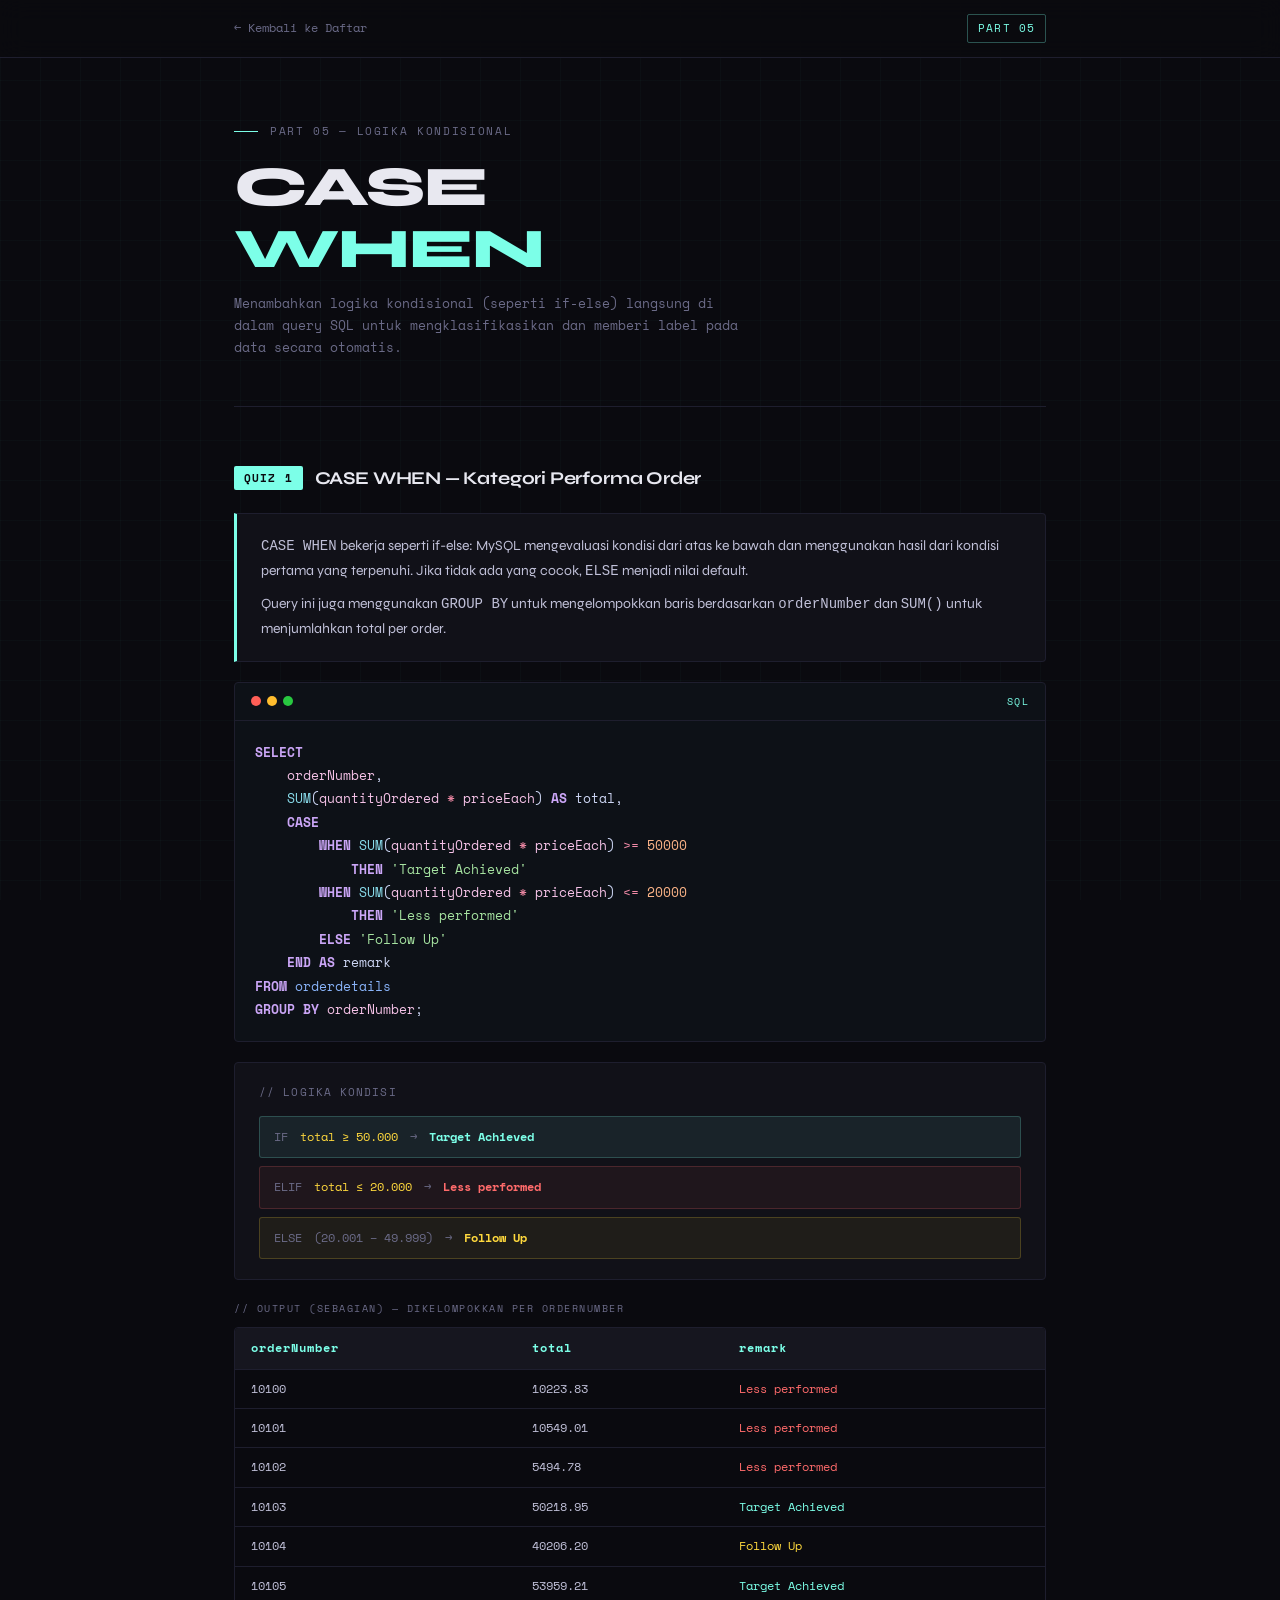
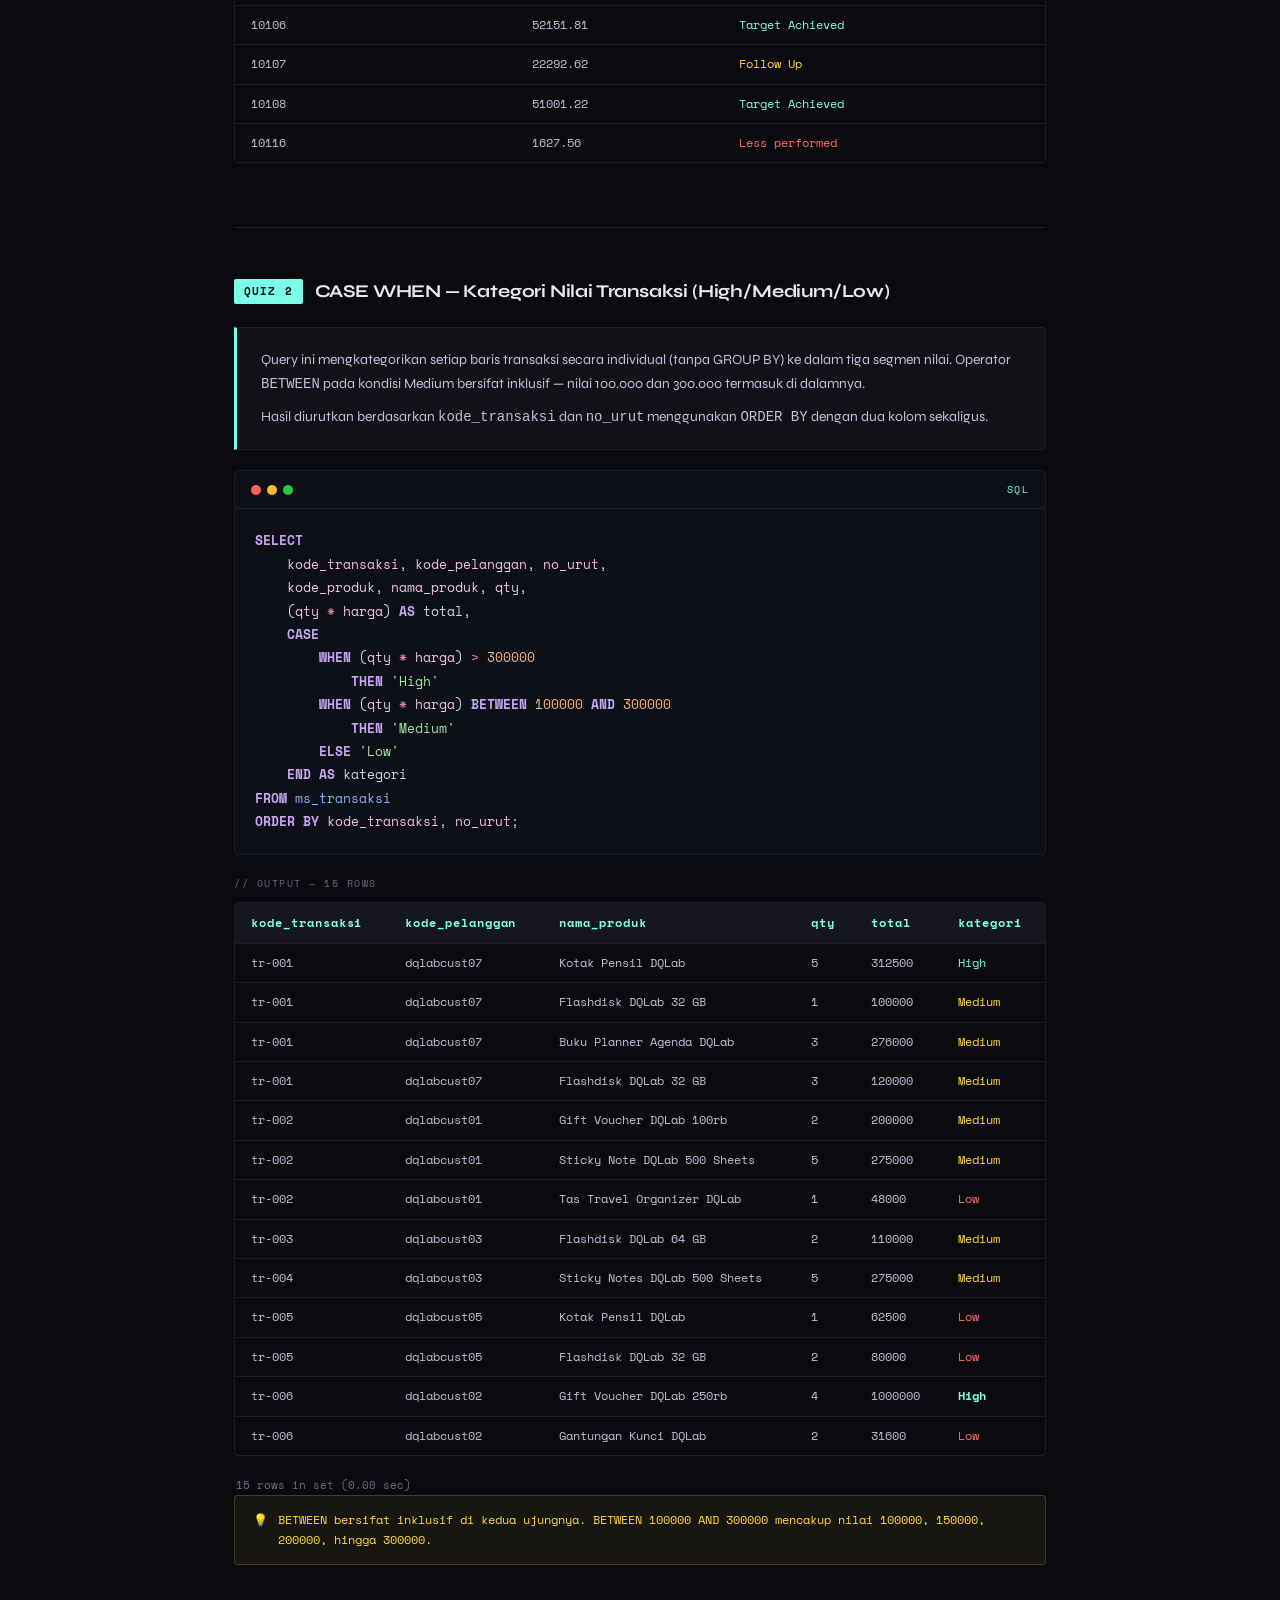
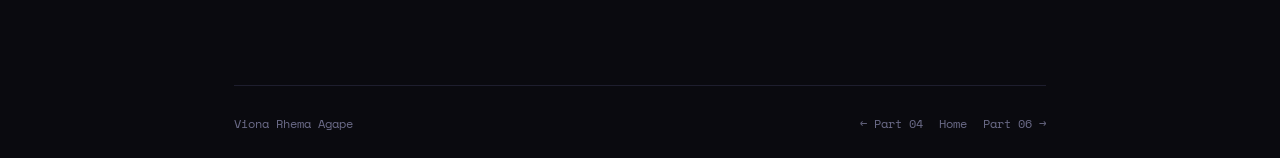
<file: part5.html>
<!DOCTYPE html>
<html lang="id">
<head>
<meta charset="UTF-8"/>
<meta name="viewport" content="width=device-width, initial-scale=1.0"/>
<title>Part 5 — CASE WHEN | Basis Data</title>
<link rel="stylesheet" href="style.css"/>
</head>
<body>

<nav>
  <div class="nav-inner">
    <a href="index.html" class="nav-back">← Kembali ke Daftar</a>
    <span class="nav-part">PART 05</span>
  </div>
</nav>

<div class="container">
  <div class="hero">
    <div class="hero-meta">Part 05 — Logika Kondisional</div>
    <h1 class="page-title">CASE<br/><span>WHEN</span></h1>
    <p class="hero-desc">Menambahkan logika kondisional (seperti if-else) langsung di dalam query SQL untuk mengklasifikasikan dan memberi label pada data secara otomatis.</p>
  </div>

  <div class="content">

    <!-- QUIZ 1 -->
    <div class="quiz-section">
      <div class="quiz-label">
        <span class="quiz-num">QUIZ 1</span>
        <span class="quiz-title">CASE WHEN — Kategori Performa Order</span>
      </div>
      <div class="explanation">
        <p><code>CASE WHEN</code> bekerja seperti if-else: MySQL mengevaluasi kondisi dari atas ke bawah dan menggunakan hasil dari kondisi pertama yang terpenuhi. Jika tidak ada yang cocok, <code>ELSE</code> menjadi nilai default.</p>
        <p>Query ini juga menggunakan <code>GROUP BY</code> untuk mengelompokkan baris berdasarkan <code>orderNumber</code> dan <code>SUM()</code> untuk menjumlahkan total per order.</p>
      </div>

      <div class="code-wrap">
        <div class="code-header"><div class="code-dots"><span></span><span></span><span></span></div><span class="code-lang">SQL</span></div>
        <pre><span class="kw">SELECT</span>
    <span class="col">orderNumber</span>,
    <span class="fn">SUM</span>(<span class="col">quantityOrdered</span> <span class="op">*</span> <span class="col">priceEach</span>) <span class="kw">AS</span> total,
    <span class="kw">CASE</span>
        <span class="kw">WHEN</span> <span class="fn">SUM</span>(<span class="col">quantityOrdered</span> <span class="op">*</span> <span class="col">priceEach</span>) <span class="op">&gt;=</span> <span class="num">50000</span>
            <span class="kw">THEN</span> <span class="str">'Target Achieved'</span>
        <span class="kw">WHEN</span> <span class="fn">SUM</span>(<span class="col">quantityOrdered</span> <span class="op">*</span> <span class="col">priceEach</span>) <span class="op">&lt;=</span> <span class="num">20000</span>
            <span class="kw">THEN</span> <span class="str">'Less performed'</span>
        <span class="kw">ELSE</span> <span class="str">'Follow Up'</span>
    <span class="kw">END AS</span> remark
<span class="kw">FROM</span> <span class="tbl">orderdetails</span>
<span class="kw">GROUP BY</span> <span class="col">orderNumber</span>;</pre>
      </div>

      <!-- Logic diagram -->
      <div style="background:var(--surface);border:1px solid var(--border);border-radius:4px;padding:20px 24px;margin-bottom:20px;">
        <p style="font-family:var(--mono);font-size:11px;color:var(--muted);margin-bottom:14px;letter-spacing:0.1em">// LOGIKA KONDISI</p>
        <div style="display:flex;flex-direction:column;gap:8px;font-family:var(--mono);font-size:12px;">
          <div style="display:flex;align-items:center;gap:12px;padding:10px 14px;background:rgba(124,255,232,0.08);border:1px solid rgba(124,255,232,0.2);border-radius:3px">
            <span style="color:var(--muted)">IF</span>
            <span style="color:var(--accent3)">total ≥ 50.000</span>
            <span style="color:var(--muted)">→</span>
            <span style="color:var(--accent);font-weight:700">Target Achieved</span>
          </div>
          <div style="display:flex;align-items:center;gap:12px;padding:10px 14px;background:rgba(255,107,107,0.06);border:1px solid rgba(255,107,107,0.2);border-radius:3px">
            <span style="color:var(--muted)">ELIF</span>
            <span style="color:var(--accent3)">total ≤ 20.000</span>
            <span style="color:var(--muted)">→</span>
            <span style="color:var(--accent2);font-weight:700">Less performed</span>
          </div>
          <div style="display:flex;align-items:center;gap:12px;padding:10px 14px;background:rgba(255,217,61,0.06);border:1px solid rgba(255,217,61,0.2);border-radius:3px">
            <span style="color:var(--muted)">ELSE</span>
            <span style="color:var(--muted)">(20.001 – 49.999)</span>
            <span style="color:var(--muted)">→</span>
            <span style="color:var(--accent3);font-weight:700">Follow Up</span>
          </div>
        </div>
      </div>

      <p class="result-label">// Output (sebagian) — dikelompokkan per orderNumber</p>
      <div class="result-wrap">
        <table>
          <thead><tr><th>orderNumber</th><th>total</th><th>remark</th></tr></thead>
          <tbody>
            <tr><td>10100</td><td>10223.83</td><td style="color:var(--accent2)">Less performed</td></tr>
            <tr><td>10101</td><td>10549.01</td><td style="color:var(--accent2)">Less performed</td></tr>
            <tr><td>10102</td><td>5494.78</td><td style="color:var(--accent2)">Less performed</td></tr>
            <tr><td>10103</td><td>50218.95</td><td style="color:var(--accent)">Target Achieved</td></tr>
            <tr><td>10104</td><td>40206.20</td><td style="color:var(--accent3)">Follow Up</td></tr>
            <tr><td>10105</td><td>53959.21</td><td style="color:var(--accent)">Target Achieved</td></tr>
            <tr><td>10106</td><td>52151.81</td><td style="color:var(--accent)">Target Achieved</td></tr>
            <tr><td>10107</td><td>22292.62</td><td style="color:var(--accent3)">Follow Up</td></tr>
            <tr><td>10108</td><td>51001.22</td><td style="color:var(--accent)">Target Achieved</td></tr>
            <tr><td>10116</td><td>1627.56</td><td style="color:var(--accent2)">Less performed</td></tr>
          </tbody>
        </table>
      </div>
    </div>

    <hr class="divider"/>

    <!-- QUIZ 2 -->
    <div class="quiz-section">
      <div class="quiz-label">
        <span class="quiz-num">QUIZ 2</span>
        <span class="quiz-title">CASE WHEN — Kategori Nilai Transaksi (High/Medium/Low)</span>
      </div>
      <div class="explanation">
        <p>Query ini mengkategorikan setiap baris transaksi secara individual (tanpa GROUP BY) ke dalam tiga segmen nilai. Operator <code>BETWEEN</code> pada kondisi Medium bersifat inklusif — nilai 100.000 dan 300.000 termasuk di dalamnya.</p>
        <p>Hasil diurutkan berdasarkan <code>kode_transaksi</code> dan <code>no_urut</code> menggunakan <code>ORDER BY</code> dengan dua kolom sekaligus.</p>
      </div>

      <div class="code-wrap">
        <div class="code-header"><div class="code-dots"><span></span><span></span><span></span></div><span class="code-lang">SQL</span></div>
        <pre><span class="kw">SELECT</span>
    <span class="col">kode_transaksi</span>, <span class="col">kode_pelanggan</span>, <span class="col">no_urut</span>,
    <span class="col">kode_produk</span>, <span class="col">nama_produk</span>, <span class="col">qty</span>,
    (<span class="col">qty</span> <span class="op">*</span> <span class="col">harga</span>) <span class="kw">AS</span> total,
    <span class="kw">CASE</span>
        <span class="kw">WHEN</span> (<span class="col">qty</span> <span class="op">*</span> <span class="col">harga</span>) <span class="op">&gt;</span> <span class="num">300000</span>
            <span class="kw">THEN</span> <span class="str">'High'</span>
        <span class="kw">WHEN</span> (<span class="col">qty</span> <span class="op">*</span> <span class="col">harga</span>) <span class="kw">BETWEEN</span> <span class="num">100000</span> <span class="kw">AND</span> <span class="num">300000</span>
            <span class="kw">THEN</span> <span class="str">'Medium'</span>
        <span class="kw">ELSE</span> <span class="str">'Low'</span>
    <span class="kw">END AS</span> kategori
<span class="kw">FROM</span> <span class="tbl">ms_transaksi</span>
<span class="kw">ORDER BY</span> <span class="col">kode_transaksi</span>, <span class="col">no_urut</span>;</pre>
      </div>

      <p class="result-label">// Output — 15 rows</p>
      <div class="result-wrap">
        <table>
          <thead><tr><th>kode_transaksi</th><th>kode_pelanggan</th><th>nama_produk</th><th>qty</th><th>total</th><th>kategori</th></tr></thead>
          <tbody>
            <tr><td>tr-001</td><td>dqlabcust07</td><td>Kotak Pensil DQLab</td><td>5</td><td>312500</td><td style="color:var(--accent)">High</td></tr>
            <tr><td>tr-001</td><td>dqlabcust07</td><td>Flashdisk DQLab 32 GB</td><td>1</td><td>100000</td><td style="color:var(--accent3)">Medium</td></tr>
            <tr><td>tr-001</td><td>dqlabcust07</td><td>Buku Planner Agenda DQLab</td><td>3</td><td>276000</td><td style="color:var(--accent3)">Medium</td></tr>
            <tr><td>tr-001</td><td>dqlabcust07</td><td>Flashdisk DQLab 32 GB</td><td>3</td><td>120000</td><td style="color:var(--accent3)">Medium</td></tr>
            <tr><td>tr-002</td><td>dqlabcust01</td><td>Gift Voucher DQLab 100rb</td><td>2</td><td>200000</td><td style="color:var(--accent3)">Medium</td></tr>
            <tr><td>tr-002</td><td>dqlabcust01</td><td>Sticky Note DQLab 500 Sheets</td><td>5</td><td>275000</td><td style="color:var(--accent3)">Medium</td></tr>
            <tr><td>tr-002</td><td>dqlabcust01</td><td>Tas Travel Organizer DQLab</td><td>1</td><td>48000</td><td style="color:var(--accent2)">Low</td></tr>
            <tr><td>tr-003</td><td>dqlabcust03</td><td>Flashdisk DQLab 64 GB</td><td>2</td><td>110000</td><td style="color:var(--accent3)">Medium</td></tr>
            <tr><td>tr-004</td><td>dqlabcust03</td><td>Sticky Notes DQLab 500 Sheets</td><td>5</td><td>275000</td><td style="color:var(--accent3)">Medium</td></tr>
            <tr><td>tr-005</td><td>dqlabcust05</td><td>Kotak Pensil DQLab</td><td>1</td><td>62500</td><td style="color:var(--accent2)">Low</td></tr>
            <tr><td>tr-005</td><td>dqlabcust05</td><td>Flashdisk DQLab 32 GB</td><td>2</td><td>80000</td><td style="color:var(--accent2)">Low</td></tr>
            <tr><td>tr-006</td><td>dqlabcust02</td><td>Gift Voucher DQLab 250rb</td><td>4</td><td>1000000</td><td style="color:var(--accent);font-weight:700">High</td></tr>
            <tr><td>tr-006</td><td>dqlabcust02</td><td>Gantungan Kunci DQLab</td><td>2</td><td>31600</td><td style="color:var(--accent2)">Low</td></tr>
          </tbody>
        </table>
      </div>
      <p class="row-count">15 rows in set (0.00 sec)</p>
      <div class="tip">BETWEEN bersifat inklusif di kedua ujungnya. BETWEEN 100000 AND 300000 mencakup nilai 100000, 150000, 200000, hingga 300000.</div>
    </div>

  </div>

  <footer>
    <span>Viona Rhema Agape</span>
    <div class="footer-nav">
      <a href="part4.html">← Part 04</a>
      <a href="index.html">Home</a>
      <a href="part6.html">Part 06 →</a>
    </div>
  </footer>
</div>
</body>
</html>
</file>
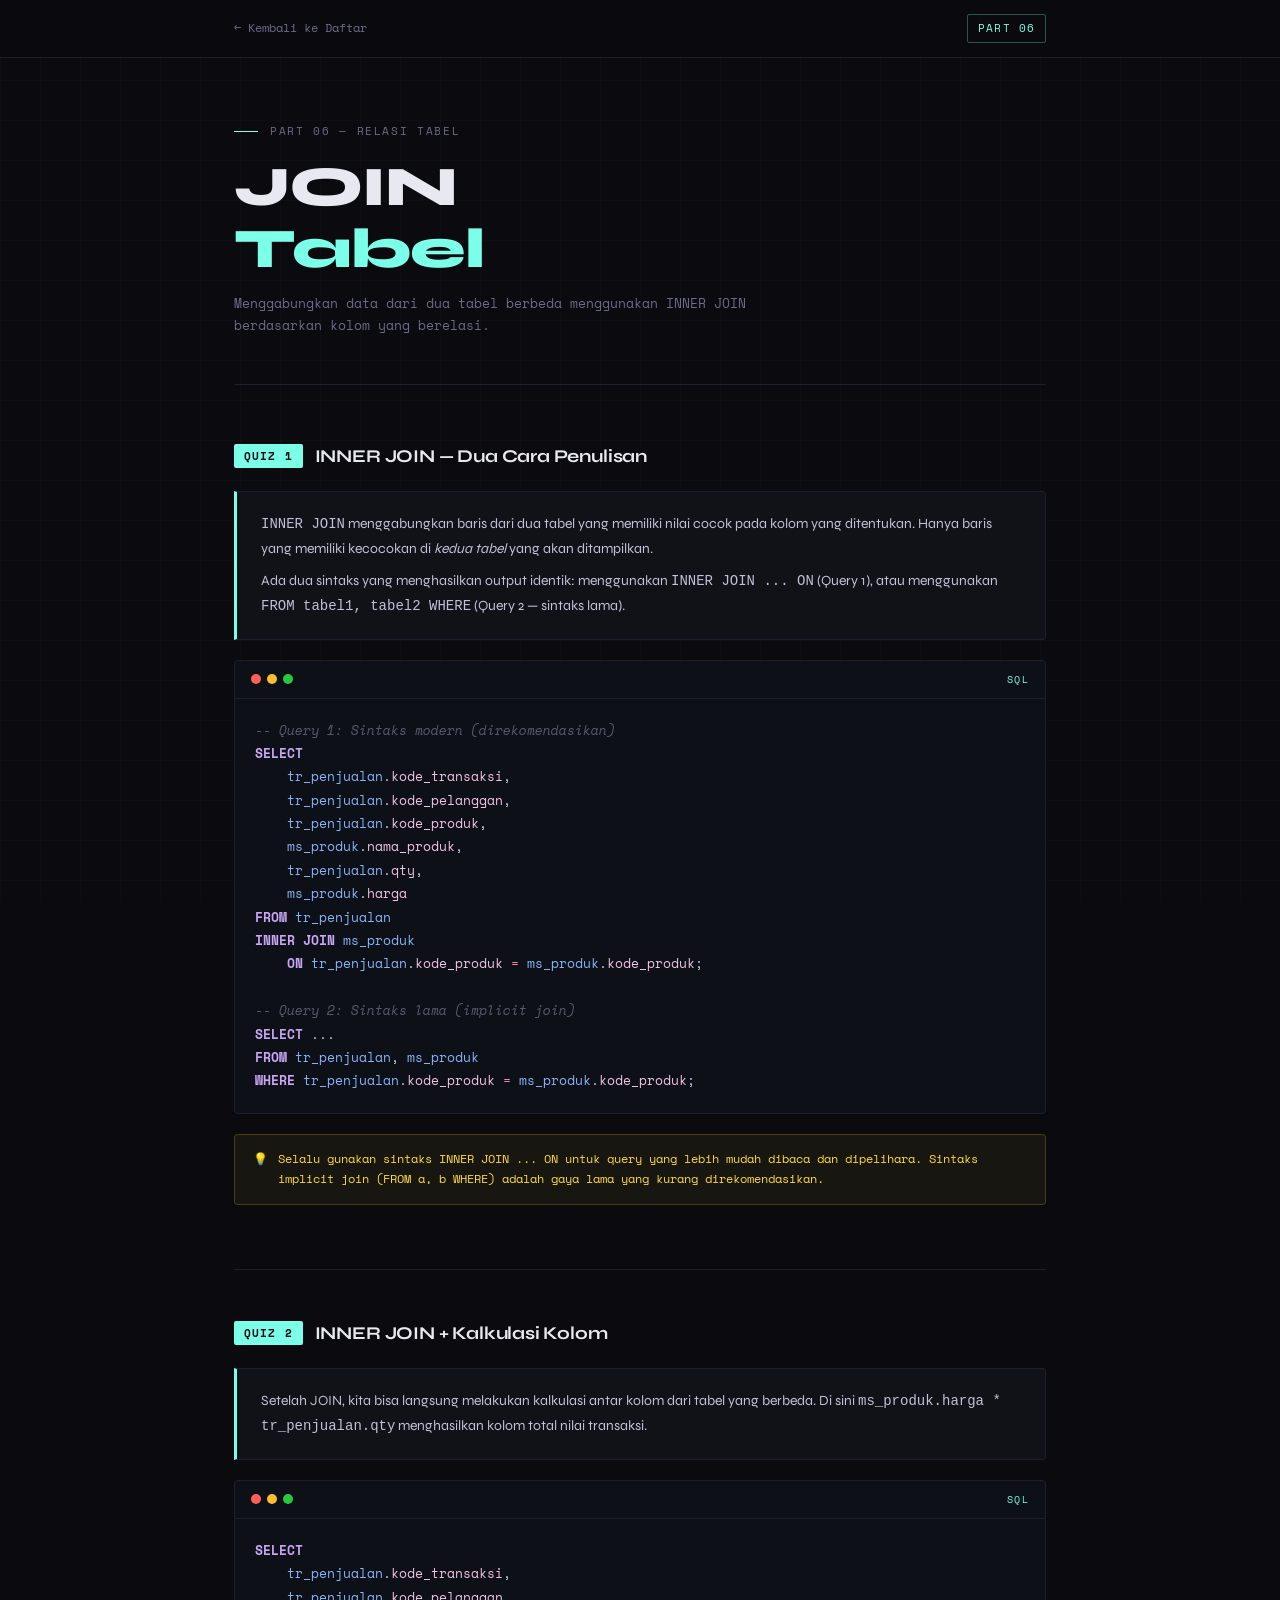
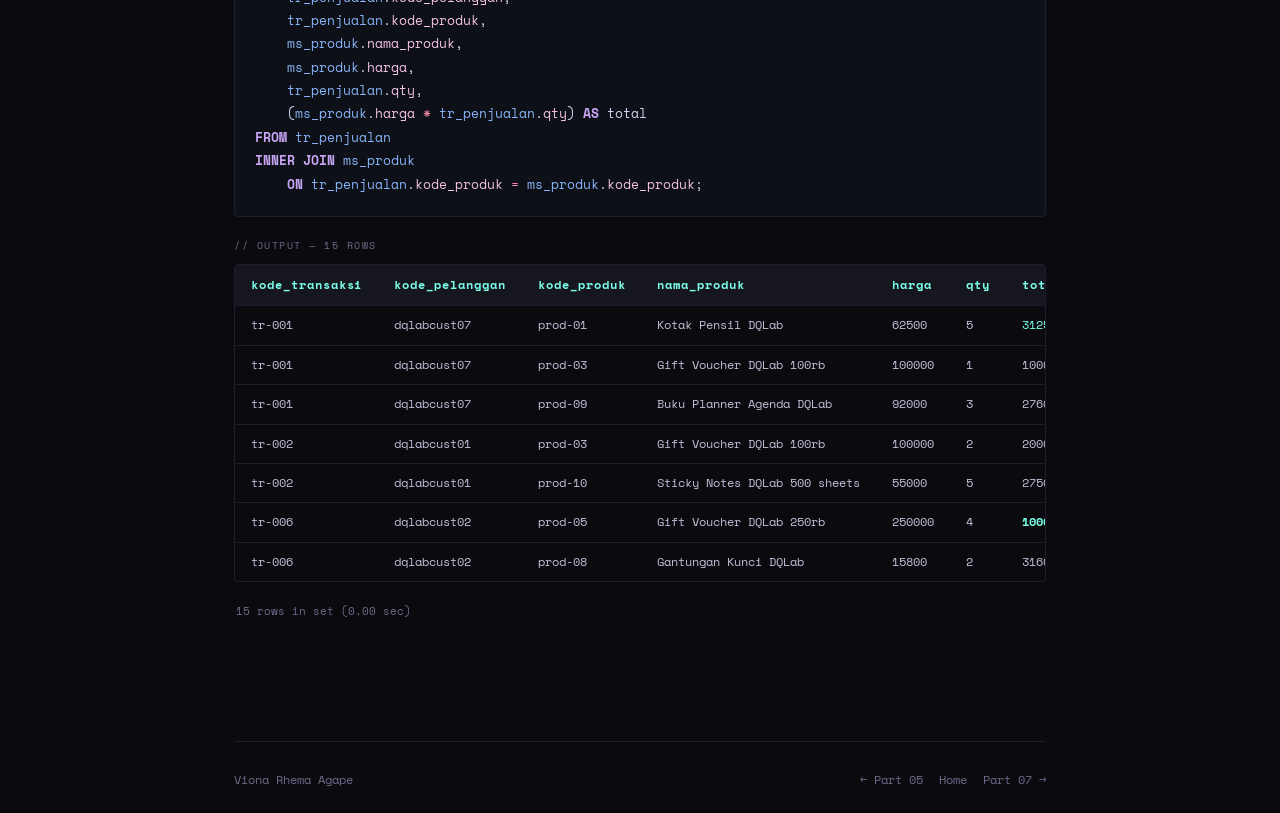
<file: part6.html>
<!DOCTYPE html>
<html lang="id">
<head>
<meta charset="UTF-8"/>
<meta name="viewport" content="width=device-width, initial-scale=1.0"/>
<title>Part 6 — JOIN Tabel | Basis Data</title>
<link rel="stylesheet" href="style.css"/>
</head>
<body>
<nav>
  <div class="nav-inner">
    <a href="index.html" class="nav-back">← Kembali ke Daftar</a>
    <span class="nav-part">PART 06</span>
  </div>
</nav>
<div class="container">
  <div class="hero">
    <div class="hero-meta">Part 06 — Relasi Tabel</div>
    <h1 class="page-title">JOIN<br/><span>Tabel</span></h1>
    <p class="hero-desc">Menggabungkan data dari dua tabel berbeda menggunakan INNER JOIN berdasarkan kolom yang berelasi.</p>
  </div>
  <div class="content">

    <div class="quiz-section">
      <div class="quiz-label">
        <span class="quiz-num">QUIZ 1</span>
        <span class="quiz-title">INNER JOIN — Dua Cara Penulisan</span>
      </div>
      <div class="explanation">
        <p><code>INNER JOIN</code> menggabungkan baris dari dua tabel yang memiliki nilai cocok pada kolom yang ditentukan. Hanya baris yang memiliki kecocokan di <em>kedua tabel</em> yang akan ditampilkan.</p>
        <p>Ada dua sintaks yang menghasilkan output identik: menggunakan <code>INNER JOIN ... ON</code> (Query 1), atau menggunakan <code>FROM tabel1, tabel2 WHERE</code> (Query 2 — sintaks lama).</p>
      </div>
      <div class="code-wrap">
        <div class="code-header"><div class="code-dots"><span></span><span></span><span></span></div><span class="code-lang">SQL</span></div>
        <pre><span class="cm">-- Query 1: Sintaks modern (direkomendasikan)</span>
<span class="kw">SELECT</span>
    <span class="tbl">tr_penjualan</span>.<span class="col">kode_transaksi</span>,
    <span class="tbl">tr_penjualan</span>.<span class="col">kode_pelanggan</span>,
    <span class="tbl">tr_penjualan</span>.<span class="col">kode_produk</span>,
    <span class="tbl">ms_produk</span>.<span class="col">nama_produk</span>,
    <span class="tbl">tr_penjualan</span>.<span class="col">qty</span>,
    <span class="tbl">ms_produk</span>.<span class="col">harga</span>
<span class="kw">FROM</span> <span class="tbl">tr_penjualan</span>
<span class="kw">INNER JOIN</span> <span class="tbl">ms_produk</span>
    <span class="kw">ON</span> <span class="tbl">tr_penjualan</span>.<span class="col">kode_produk</span> <span class="op">=</span> <span class="tbl">ms_produk</span>.<span class="col">kode_produk</span>;

<span class="cm">-- Query 2: Sintaks lama (implicit join)</span>
<span class="kw">SELECT</span> ...
<span class="kw">FROM</span> <span class="tbl">tr_penjualan</span>, <span class="tbl">ms_produk</span>
<span class="kw">WHERE</span> <span class="tbl">tr_penjualan</span>.<span class="col">kode_produk</span> <span class="op">=</span> <span class="tbl">ms_produk</span>.<span class="col">kode_produk</span>;</pre>
      </div>
      <div class="tip">Selalu gunakan sintaks INNER JOIN ... ON untuk query yang lebih mudah dibaca dan dipelihara. Sintaks implicit join (FROM a, b WHERE) adalah gaya lama yang kurang direkomendasikan.</div>
    </div>

    <hr class="divider"/>

    <div class="quiz-section">
      <div class="quiz-label">
        <span class="quiz-num">QUIZ 2</span>
        <span class="quiz-title">INNER JOIN + Kalkulasi Kolom</span>
      </div>
      <div class="explanation">
        <p>Setelah JOIN, kita bisa langsung melakukan kalkulasi antar kolom dari tabel yang berbeda. Di sini <code>ms_produk.harga * tr_penjualan.qty</code> menghasilkan kolom total nilai transaksi.</p>
      </div>
      <div class="code-wrap">
        <div class="code-header"><div class="code-dots"><span></span><span></span><span></span></div><span class="code-lang">SQL</span></div>
        <pre><span class="kw">SELECT</span>
    <span class="tbl">tr_penjualan</span>.<span class="col">kode_transaksi</span>,
    <span class="tbl">tr_penjualan</span>.<span class="col">kode_pelanggan</span>,
    <span class="tbl">tr_penjualan</span>.<span class="col">kode_produk</span>,
    <span class="tbl">ms_produk</span>.<span class="col">nama_produk</span>,
    <span class="tbl">ms_produk</span>.<span class="col">harga</span>,
    <span class="tbl">tr_penjualan</span>.<span class="col">qty</span>,
    (<span class="tbl">ms_produk</span>.<span class="col">harga</span> <span class="op">*</span> <span class="tbl">tr_penjualan</span>.<span class="col">qty</span>) <span class="kw">AS</span> total
<span class="kw">FROM</span> <span class="tbl">tr_penjualan</span>
<span class="kw">INNER JOIN</span> <span class="tbl">ms_produk</span>
    <span class="kw">ON</span> <span class="tbl">tr_penjualan</span>.<span class="col">kode_produk</span> <span class="op">=</span> <span class="tbl">ms_produk</span>.<span class="col">kode_produk</span>;</pre>
      </div>
      <p class="result-label">// Output — 15 rows</p>
      <div class="result-wrap">
        <table>
          <thead><tr><th>kode_transaksi</th><th>kode_pelanggan</th><th>kode_produk</th><th>nama_produk</th><th>harga</th><th>qty</th><th>total</th></tr></thead>
          <tbody>
            <tr><td>tr-001</td><td>dqlabcust07</td><td>prod-01</td><td>Kotak Pensil DQLab</td><td>62500</td><td>5</td><td style="color:var(--accent)">312500</td></tr>
            <tr><td>tr-001</td><td>dqlabcust07</td><td>prod-03</td><td>Gift Voucher DQLab 100rb</td><td>100000</td><td>1</td><td>100000</td></tr>
            <tr><td>tr-001</td><td>dqlabcust07</td><td>prod-09</td><td>Buku Planner Agenda DQLab</td><td>92000</td><td>3</td><td>276000</td></tr>
            <tr><td>tr-002</td><td>dqlabcust01</td><td>prod-03</td><td>Gift Voucher DQLab 100rb</td><td>100000</td><td>2</td><td>200000</td></tr>
            <tr><td>tr-002</td><td>dqlabcust01</td><td>prod-10</td><td>Sticky Notes DQLab 500 sheets</td><td>55000</td><td>5</td><td>275000</td></tr>
            <tr><td>tr-006</td><td>dqlabcust02</td><td>prod-05</td><td>Gift Voucher DQLab 250rb</td><td>250000</td><td>4</td><td style="color:var(--accent);font-weight:700">1000000</td></tr>
            <tr><td>tr-006</td><td>dqlabcust02</td><td>prod-08</td><td>Gantungan Kunci DQLab</td><td>15800</td><td>2</td><td>31600</td></tr>
          </tbody>
        </table>
      </div>
      <p class="row-count">15 rows in set (0.00 sec)</p>
    </div>

  </div>
  <footer>
    <span>Viona Rhema Agape</span>
    <div class="footer-nav">
      <a href="part5.html">← Part 05</a>
      <a href="index.html">Home</a>
      <a href="part7.html">Part 07 →</a>
    </div>
  </footer>
</div>
</body>
</html>
</file>
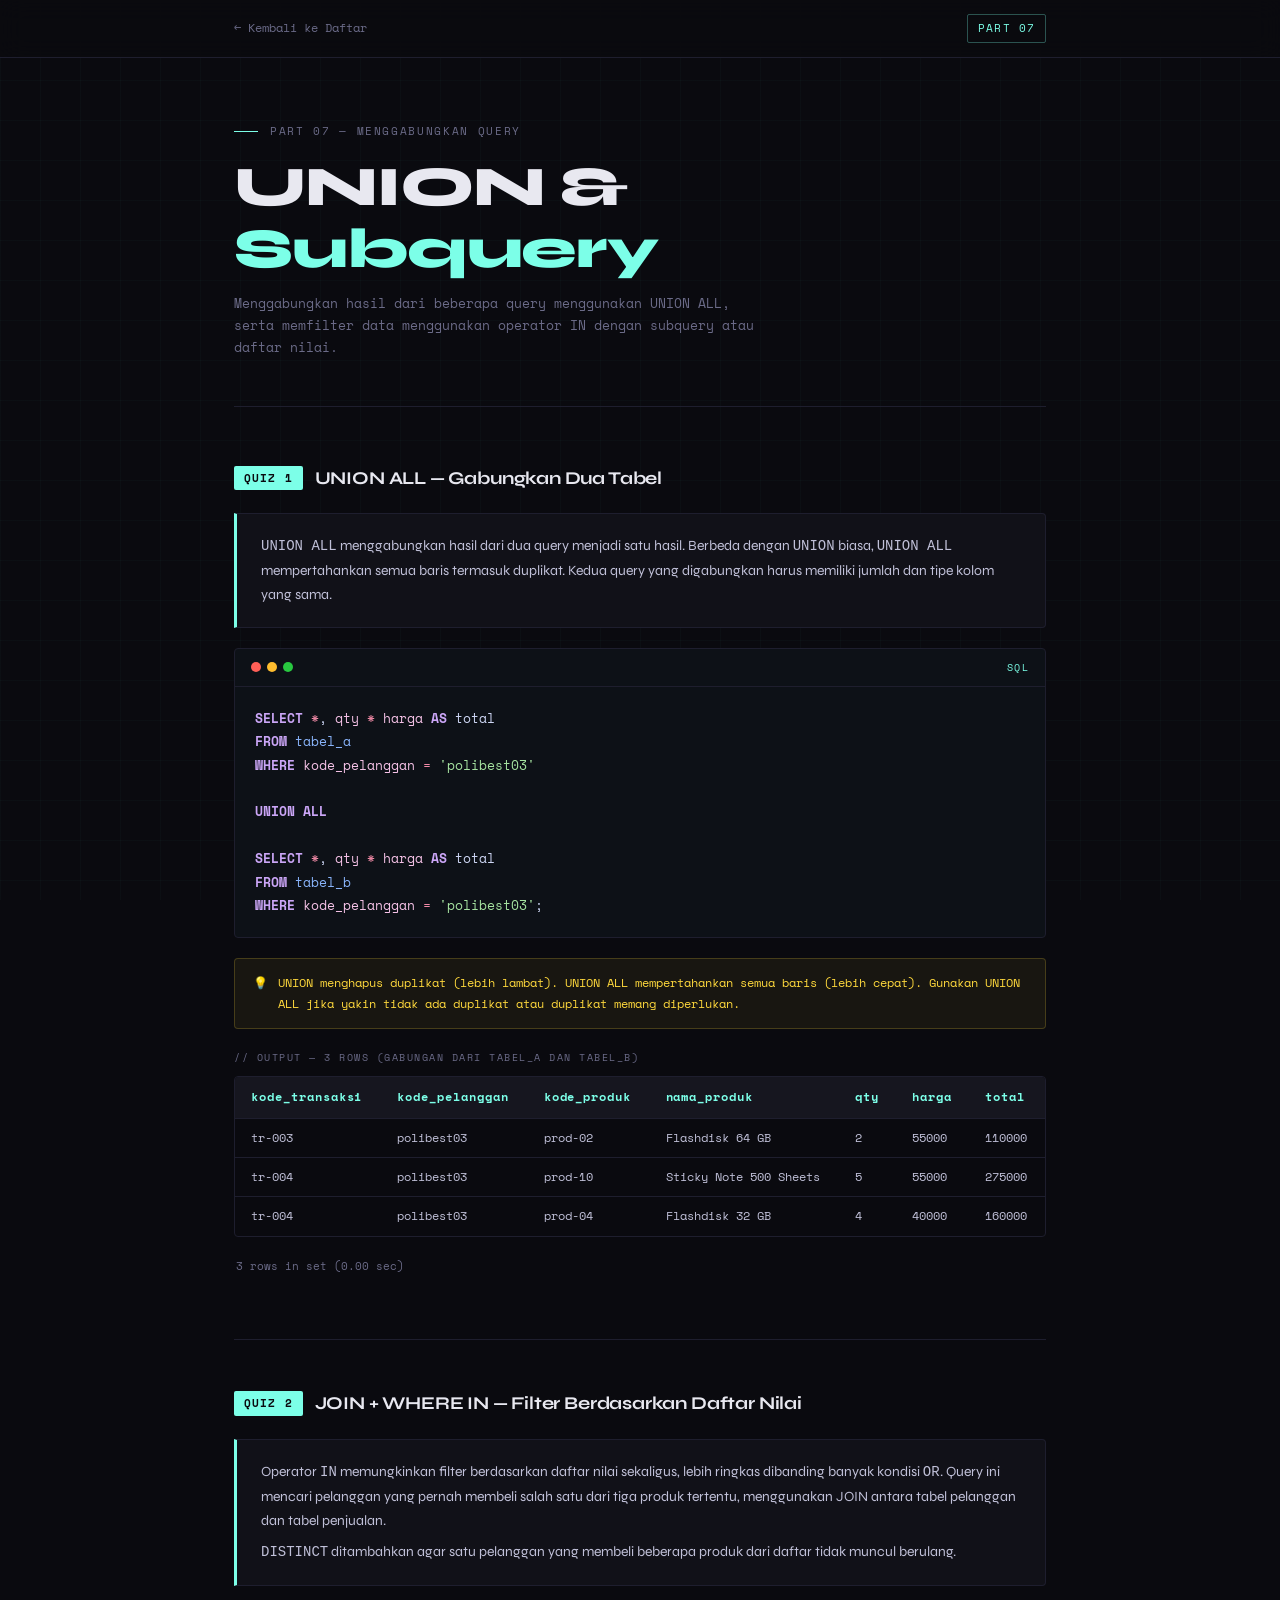
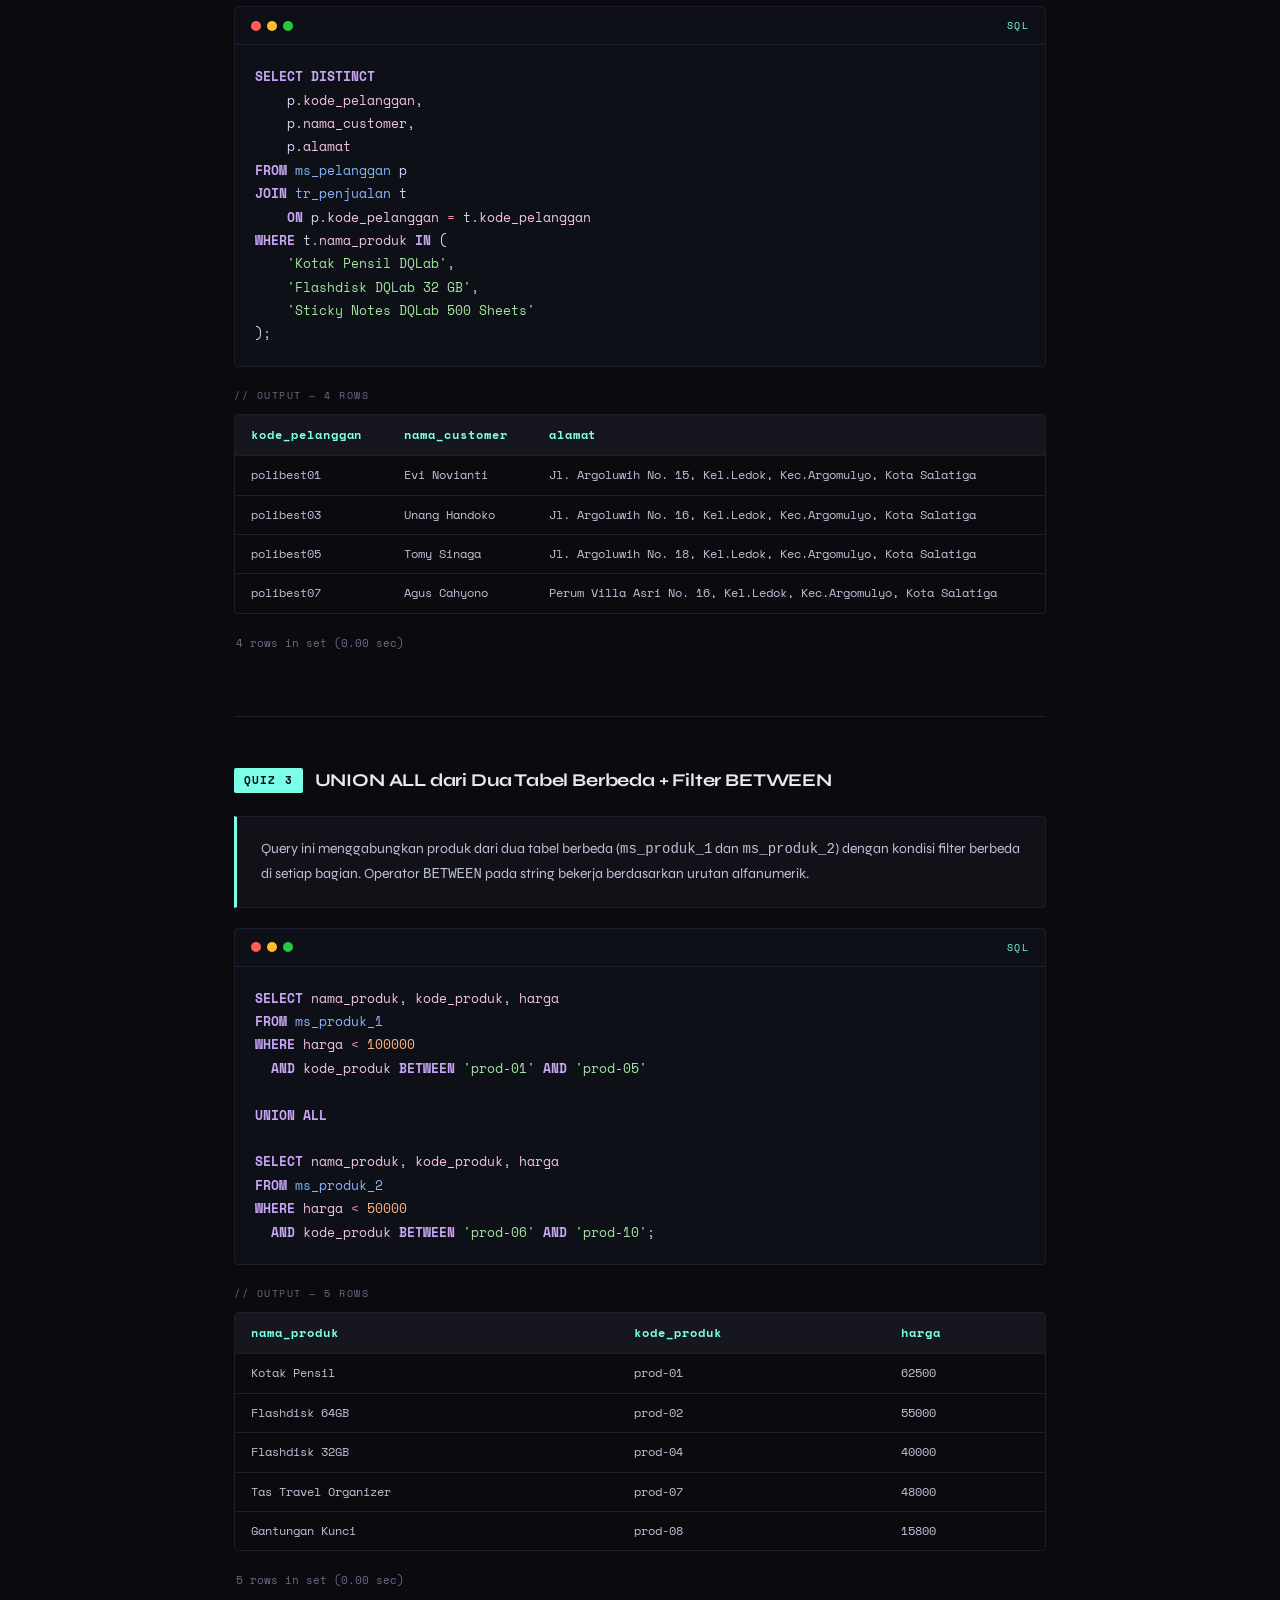
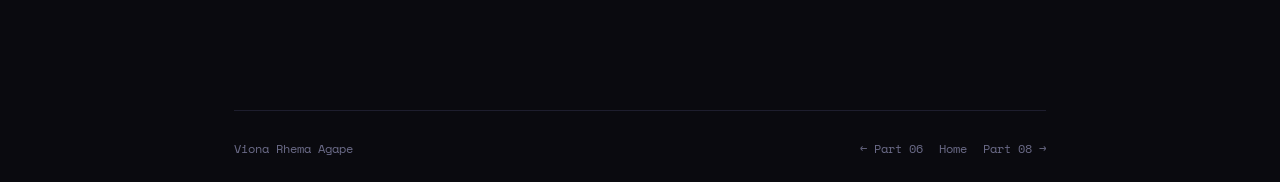
<file: part7.html>
<!DOCTYPE html>
<html lang="id">
<head>
<meta charset="UTF-8"/>
<meta name="viewport" content="width=device-width, initial-scale=1.0"/>
<title>Part 7 — UNION & Subquery | Basis Data</title>
<link rel="stylesheet" href="style.css"/>
</head>
<body>
<nav>
  <div class="nav-inner">
    <a href="index.html" class="nav-back">← Kembali ke Daftar</a>
    <span class="nav-part">PART 07</span>
  </div>
</nav>
<div class="container">
  <div class="hero">
    <div class="hero-meta">Part 07 — Menggabungkan Query</div>
    <h1 class="page-title">UNION &amp;<br/><span>Subquery</span></h1>
    <p class="hero-desc">Menggabungkan hasil dari beberapa query menggunakan UNION ALL, serta memfilter data menggunakan operator IN dengan subquery atau daftar nilai.</p>
  </div>
  <div class="content">

    <div class="quiz-section">
      <div class="quiz-label">
        <span class="quiz-num">QUIZ 1</span>
        <span class="quiz-title">UNION ALL — Gabungkan Dua Tabel</span>
      </div>
      <div class="explanation">
        <p><code>UNION ALL</code> menggabungkan hasil dari dua query menjadi satu hasil. Berbeda dengan <code>UNION</code> biasa, <code>UNION ALL</code> mempertahankan semua baris termasuk duplikat. Kedua query yang digabungkan harus memiliki jumlah dan tipe kolom yang sama.</p>
      </div>
      <div class="code-wrap">
        <div class="code-header"><div class="code-dots"><span></span><span></span><span></span></div><span class="code-lang">SQL</span></div>
        <pre><span class="kw">SELECT</span> <span class="op">*</span>, <span class="col">qty</span> <span class="op">*</span> <span class="col">harga</span> <span class="kw">AS</span> total
<span class="kw">FROM</span> <span class="tbl">tabel_a</span>
<span class="kw">WHERE</span> <span class="col">kode_pelanggan</span> <span class="op">=</span> <span class="str">'polibest03'</span>

<span class="kw">UNION ALL</span>

<span class="kw">SELECT</span> <span class="op">*</span>, <span class="col">qty</span> <span class="op">*</span> <span class="col">harga</span> <span class="kw">AS</span> total
<span class="kw">FROM</span> <span class="tbl">tabel_b</span>
<span class="kw">WHERE</span> <span class="col">kode_pelanggan</span> <span class="op">=</span> <span class="str">'polibest03'</span>;</pre>
      </div>
      <div class="tip">UNION menghapus duplikat (lebih lambat). UNION ALL mempertahankan semua baris (lebih cepat). Gunakan UNION ALL jika yakin tidak ada duplikat atau duplikat memang diperlukan.</div>
      <p class="result-label">// Output — 3 rows (gabungan dari tabel_a dan tabel_b)</p>
      <div class="result-wrap">
        <table>
          <thead><tr><th>kode_transaksi</th><th>kode_pelanggan</th><th>kode_produk</th><th>nama_produk</th><th>qty</th><th>harga</th><th>total</th></tr></thead>
          <tbody>
            <tr><td>tr-003</td><td>polibest03</td><td>prod-02</td><td>Flashdisk 64 GB</td><td>2</td><td>55000</td><td>110000</td></tr>
            <tr><td>tr-004</td><td>polibest03</td><td>prod-10</td><td>Sticky Note 500 Sheets</td><td>5</td><td>55000</td><td>275000</td></tr>
            <tr><td>tr-004</td><td>polibest03</td><td>prod-04</td><td>Flashdisk 32 GB</td><td>4</td><td>40000</td><td>160000</td></tr>
          </tbody>
        </table>
      </div>
      <p class="row-count">3 rows in set (0.00 sec)</p>
    </div>

    <hr class="divider"/>

    <div class="quiz-section">
      <div class="quiz-label">
        <span class="quiz-num">QUIZ 2</span>
        <span class="quiz-title">JOIN + WHERE IN — Filter Berdasarkan Daftar Nilai</span>
      </div>
      <div class="explanation">
        <p>Operator <code>IN</code> memungkinkan filter berdasarkan daftar nilai sekaligus, lebih ringkas dibanding banyak kondisi <code>OR</code>. Query ini mencari pelanggan yang pernah membeli salah satu dari tiga produk tertentu, menggunakan JOIN antara tabel pelanggan dan tabel penjualan.</p>
        <p><code>DISTINCT</code> ditambahkan agar satu pelanggan yang membeli beberapa produk dari daftar tidak muncul berulang.</p>
      </div>
      <div class="code-wrap">
        <div class="code-header"><div class="code-dots"><span></span><span></span><span></span></div><span class="code-lang">SQL</span></div>
        <pre><span class="kw">SELECT DISTINCT</span>
    p.<span class="col">kode_pelanggan</span>,
    p.<span class="col">nama_customer</span>,
    p.<span class="col">alamat</span>
<span class="kw">FROM</span> <span class="tbl">ms_pelanggan</span> p
<span class="kw">JOIN</span> <span class="tbl">tr_penjualan</span> t
    <span class="kw">ON</span> p.<span class="col">kode_pelanggan</span> <span class="op">=</span> t.<span class="col">kode_pelanggan</span>
<span class="kw">WHERE</span> t.<span class="col">nama_produk</span> <span class="kw">IN</span> (
    <span class="str">'Kotak Pensil DQLab'</span>,
    <span class="str">'Flashdisk DQLab 32 GB'</span>,
    <span class="str">'Sticky Notes DQLab 500 Sheets'</span>
);</pre>
      </div>
      <p class="result-label">// Output — 4 rows</p>
      <div class="result-wrap">
        <table>
          <thead><tr><th>kode_pelanggan</th><th>nama_customer</th><th>alamat</th></tr></thead>
          <tbody>
            <tr><td>polibest01</td><td>Evi Novianti</td><td>Jl. Argoluwih No. 15, Kel.Ledok, Kec.Argomulyo, Kota Salatiga</td></tr>
            <tr><td>polibest03</td><td>Unang Handoko</td><td>Jl. Argoluwih No. 16, Kel.Ledok, Kec.Argomulyo, Kota Salatiga</td></tr>
            <tr><td>polibest05</td><td>Tomy Sinaga</td><td>Jl. Argoluwih No. 18, Kel.Ledok, Kec.Argomulyo, Kota Salatiga</td></tr>
            <tr><td>polibest07</td><td>Agus Cahyono</td><td>Perum Villa Asri No. 16, Kel.Ledok, Kec.Argomulyo, Kota Salatiga</td></tr>
          </tbody>
        </table>
      </div>
      <p class="row-count">4 rows in set (0.00 sec)</p>
    </div>

    <hr class="divider"/>

    <div class="quiz-section">
      <div class="quiz-label">
        <span class="quiz-num">QUIZ 3</span>
        <span class="quiz-title">UNION ALL dari Dua Tabel Berbeda + Filter BETWEEN</span>
      </div>
      <div class="explanation">
        <p>Query ini menggabungkan produk dari dua tabel berbeda (<code>ms_produk_1</code> dan <code>ms_produk_2</code>) dengan kondisi filter berbeda di setiap bagian. Operator <code>BETWEEN</code> pada string bekerja berdasarkan urutan alfanumerik.</p>
      </div>
      <div class="code-wrap">
        <div class="code-header"><div class="code-dots"><span></span><span></span><span></span></div><span class="code-lang">SQL</span></div>
        <pre><span class="kw">SELECT</span> <span class="col">nama_produk</span>, <span class="col">kode_produk</span>, <span class="col">harga</span>
<span class="kw">FROM</span> <span class="tbl">ms_produk_1</span>
<span class="kw">WHERE</span> <span class="col">harga</span> <span class="op">&lt;</span> <span class="num">100000</span>
  <span class="kw">AND</span> <span class="col">kode_produk</span> <span class="kw">BETWEEN</span> <span class="str">'prod-01'</span> <span class="kw">AND</span> <span class="str">'prod-05'</span>

<span class="kw">UNION ALL</span>

<span class="kw">SELECT</span> <span class="col">nama_produk</span>, <span class="col">kode_produk</span>, <span class="col">harga</span>
<span class="kw">FROM</span> <span class="tbl">ms_produk_2</span>
<span class="kw">WHERE</span> <span class="col">harga</span> <span class="op">&lt;</span> <span class="num">50000</span>
  <span class="kw">AND</span> <span class="col">kode_produk</span> <span class="kw">BETWEEN</span> <span class="str">'prod-06'</span> <span class="kw">AND</span> <span class="str">'prod-10'</span>;</pre>
      </div>
      <p class="result-label">// Output — 5 rows</p>
      <div class="result-wrap">
        <table>
          <thead><tr><th>nama_produk</th><th>kode_produk</th><th>harga</th></tr></thead>
          <tbody>
            <tr><td>Kotak Pensil</td><td>prod-01</td><td>62500</td></tr>
            <tr><td>Flashdisk 64GB</td><td>prod-02</td><td>55000</td></tr>
            <tr><td>Flashdisk 32GB</td><td>prod-04</td><td>40000</td></tr>
            <tr><td>Tas Travel Organizer</td><td>prod-07</td><td>48000</td></tr>
            <tr><td>Gantungan Kunci</td><td>prod-08</td><td>15800</td></tr>
          </tbody>
        </table>
      </div>
      <p class="row-count">5 rows in set (0.00 sec)</p>
    </div>

  </div>
  <footer>
    <span>Viona Rhema Agape</span>
    <div class="footer-nav">
      <a href="part6.html">← Part 06</a>
      <a href="index.html">Home</a>
      <a href="part8.html">Part 08 →</a>
    </div>
  </footer>
</div>
</body>
</html>
</file>
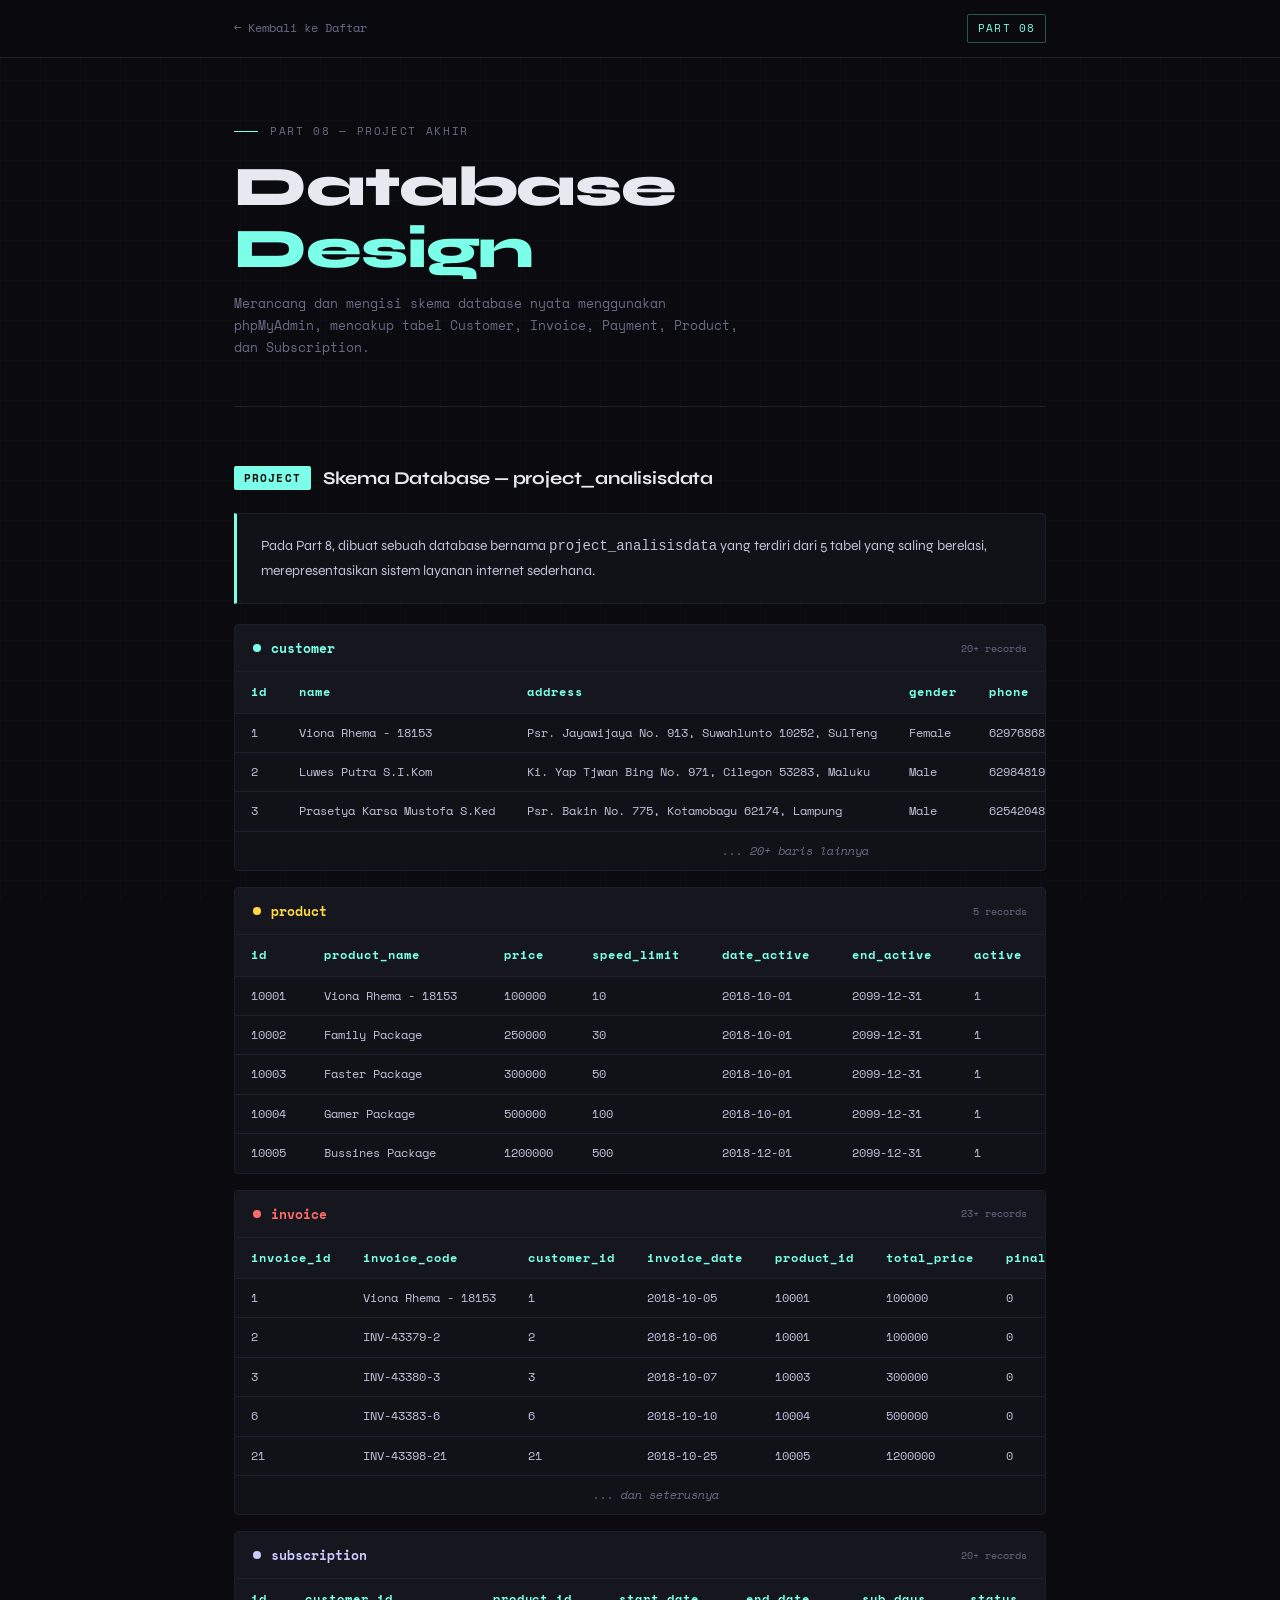
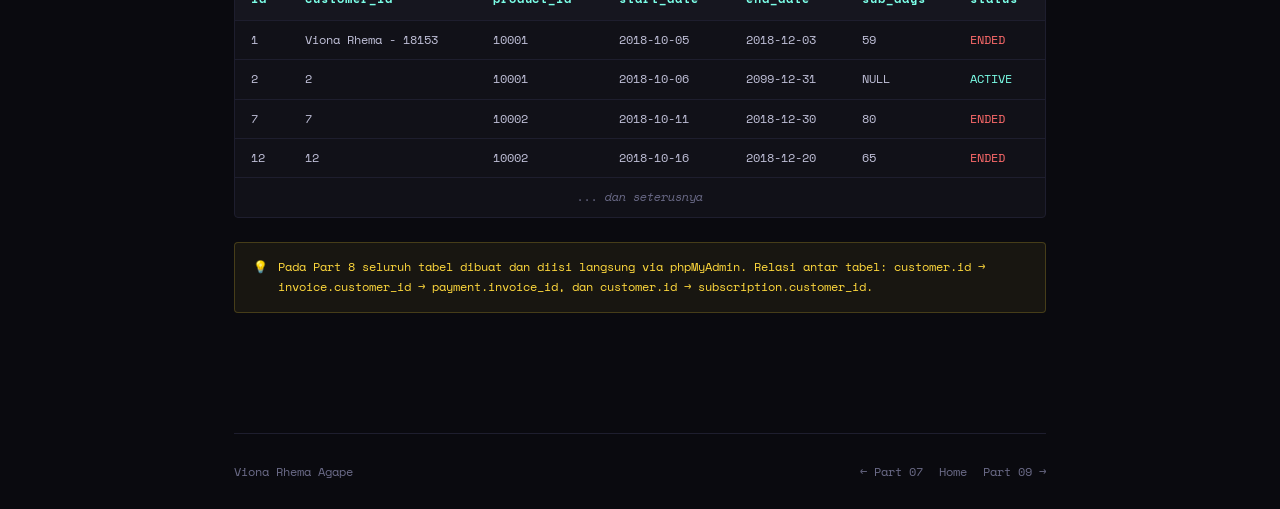
<file: part8.html>
<!DOCTYPE html>
<html lang="id">
<head>
<meta charset="UTF-8"/>
<meta name="viewport" content="width=device-width, initial-scale=1.0"/>
<title>Part 8 — Project Database Design | Basis Data</title>
<link rel="stylesheet" href="style.css"/>
<style>
  .schema-grid { display:grid; gap:16px; margin-bottom:24px; }
  .schema-card {
    background: var(--surface);
    border: 1px solid var(--border);
    border-radius: 4px;
    overflow: hidden;
  }
  .schema-head {
    padding: 12px 18px;
    background: var(--surface2);
    border-bottom: 1px solid var(--border);
    display: flex;
    align-items: center;
    gap: 10px;
  }
  .schema-icon {
    width: 8px; height: 8px; border-radius: 50%;
    background: var(--accent);
    flex-shrink: 0;
  }
  .schema-name {
    font-family: var(--mono);
    font-size: 13px;
    font-weight: 700;
    color: var(--accent);
  }
  .schema-body { padding: 0; }
</style>
</head>
<body>
<nav>
  <div class="nav-inner">
    <a href="index.html" class="nav-back">← Kembali ke Daftar</a>
    <span class="nav-part">PART 08</span>
  </div>
</nav>
<div class="container">
  <div class="hero">
    <div class="hero-meta">Part 08 — Project Akhir</div>
    <h1 class="page-title">Database<br/><span>Design</span></h1>
    <p class="hero-desc">Merancang dan mengisi skema database nyata menggunakan phpMyAdmin, mencakup tabel Customer, Invoice, Payment, Product, dan Subscription.</p>
  </div>
  <div class="content">

    <div class="quiz-section">
      <div class="quiz-label">
        <span class="quiz-num">PROJECT</span>
        <span class="quiz-title">Skema Database — project_analisisdata</span>
      </div>
      <div class="explanation">
        <p>Pada Part 8, dibuat sebuah database bernama <code>project_analisisdata</code> yang terdiri dari 5 tabel yang saling berelasi, merepresentasikan sistem layanan internet sederhana.</p>
      </div>

      <div class="schema-grid">

        <!-- Customer -->
        <div class="schema-card">
          <div class="schema-head">
            <div class="schema-icon"></div>
            <span class="schema-name">customer</span>
            <span style="font-family:var(--mono);font-size:10px;color:var(--muted);margin-left:auto">20+ records</span>
          </div>
          <div class="schema-body">
            <div class="result-wrap" style="border:none;border-radius:0;margin:0">
              <table>
                <thead><tr><th>id</th><th>name</th><th>address</th><th>gender</th><th>phone</th><th>email</th><th>dob</th></tr></thead>
                <tbody>
                  <tr><td>1</td><td>Viona Rhema - 18153</td><td>Psr. Jayawijaya No. 913, Suwahlunto 10252, SulTeng</td><td>Female</td><td>6297686807043</td><td>wanit@gmail.com</td><td>1993-05-10</td></tr>
                  <tr><td>2</td><td>Luwes Putra S.I.Kom</td><td>Ki. Yap Tjwan Bing No. 971, Cilegon 53283, Maluku</td><td>Male</td><td>6298481943662</td><td>luwespom@gmail.com</td><td>1999-04-17</td></tr>
                  <tr><td>3</td><td>Prasetya Karsa Mustofa S.Ked</td><td>Psr. Bakin No. 775, Kotamobagu 62174, Lampung</td><td>Male</td><td>625420486562</td><td>praseted@gmail.com</td><td>1994-02-03</td></tr>
                  <tr><td colspan="7" style="text-align:center;color:var(--muted);font-style:italic">... 20+ baris lainnya</td></tr>
                </tbody>
              </table>
            </div>
          </div>
        </div>

        <!-- Product -->
        <div class="schema-card">
          <div class="schema-head">
            <div class="schema-icon" style="background:var(--accent3)"></div>
            <span class="schema-name" style="color:var(--accent3)">product</span>
            <span style="font-family:var(--mono);font-size:10px;color:var(--muted);margin-left:auto">5 records</span>
          </div>
          <div class="schema-body">
            <div class="result-wrap" style="border:none;border-radius:0;margin:0">
              <table>
                <thead><tr><th>id</th><th>product_name</th><th>price</th><th>speed_limit</th><th>date_active</th><th>end_active</th><th>active</th></tr></thead>
                <tbody>
                  <tr><td>10001</td><td>Viona Rhema - 18153</td><td>100000</td><td>10</td><td>2018-10-01</td><td>2099-12-31</td><td>1</td></tr>
                  <tr><td>10002</td><td>Family Package</td><td>250000</td><td>30</td><td>2018-10-01</td><td>2099-12-31</td><td>1</td></tr>
                  <tr><td>10003</td><td>Faster Package</td><td>300000</td><td>50</td><td>2018-10-01</td><td>2099-12-31</td><td>1</td></tr>
                  <tr><td>10004</td><td>Gamer Package</td><td>500000</td><td>100</td><td>2018-10-01</td><td>2099-12-31</td><td>1</td></tr>
                  <tr><td>10005</td><td>Bussines Package</td><td>1200000</td><td>500</td><td>2018-12-01</td><td>2099-12-31</td><td>1</td></tr>
                </tbody>
              </table>
            </div>
          </div>
        </div>

        <!-- Invoice -->
        <div class="schema-card">
          <div class="schema-head">
            <div class="schema-icon" style="background:var(--accent2)"></div>
            <span class="schema-name" style="color:var(--accent2)">invoice</span>
            <span style="font-family:var(--mono);font-size:10px;color:var(--muted);margin-left:auto">23+ records</span>
          </div>
          <div class="schema-body">
            <div class="result-wrap" style="border:none;border-radius:0;margin:0">
              <table>
                <thead><tr><th>invoice_id</th><th>invoice_code</th><th>customer_id</th><th>invoice_date</th><th>product_id</th><th>total_price</th><th>pinalty</th></tr></thead>
                <tbody>
                  <tr><td>1</td><td>Viona Rhema - 18153</td><td>1</td><td>2018-10-05</td><td>10001</td><td>100000</td><td>0</td></tr>
                  <tr><td>2</td><td>INV-43379-2</td><td>2</td><td>2018-10-06</td><td>10001</td><td>100000</td><td>0</td></tr>
                  <tr><td>3</td><td>INV-43380-3</td><td>3</td><td>2018-10-07</td><td>10003</td><td>300000</td><td>0</td></tr>
                  <tr><td>6</td><td>INV-43383-6</td><td>6</td><td>2018-10-10</td><td>10004</td><td>500000</td><td>0</td></tr>
                  <tr><td>21</td><td>INV-43398-21</td><td>21</td><td>2018-10-25</td><td>10005</td><td>1200000</td><td>0</td></tr>
                  <tr><td colspan="7" style="text-align:center;color:var(--muted);font-style:italic">... dan seterusnya</td></tr>
                </tbody>
              </table>
            </div>
          </div>
        </div>

        <!-- Subscription -->
        <div class="schema-card">
          <div class="schema-head">
            <div class="schema-icon" style="background:#c9cbff"></div>
            <span class="schema-name" style="color:#c9cbff">subscription</span>
            <span style="font-family:var(--mono);font-size:10px;color:var(--muted);margin-left:auto">20+ records</span>
          </div>
          <div class="schema-body">
            <div class="result-wrap" style="border:none;border-radius:0;margin:0">
              <table>
                <thead><tr><th>id</th><th>customer_id</th><th>product_id</th><th>start_date</th><th>end_date</th><th>sub_days</th><th>status</th></tr></thead>
                <tbody>
                  <tr><td>1</td><td>Viona Rhema - 18153</td><td>10001</td><td>2018-10-05</td><td>2018-12-03</td><td>59</td><td style="color:var(--accent2)">ENDED</td></tr>
                  <tr><td>2</td><td>2</td><td>10001</td><td>2018-10-06</td><td>2099-12-31</td><td>NULL</td><td style="color:var(--accent)">ACTIVE</td></tr>
                  <tr><td>7</td><td>7</td><td>10002</td><td>2018-10-11</td><td>2018-12-30</td><td>80</td><td style="color:var(--accent2)">ENDED</td></tr>
                  <tr><td>12</td><td>12</td><td>10002</td><td>2018-10-16</td><td>2018-12-20</td><td>65</td><td style="color:var(--accent2)">ENDED</td></tr>
                  <tr><td colspan="7" style="text-align:center;color:var(--muted);font-style:italic">... dan seterusnya</td></tr>
                </tbody>
              </table>
            </div>
          </div>
        </div>

      </div><!-- schema-grid -->

      <div class="tip">Pada Part 8 seluruh tabel dibuat dan diisi langsung via phpMyAdmin. Relasi antar tabel: customer.id → invoice.customer_id → payment.invoice_id, dan customer.id → subscription.customer_id.</div>

    </div>
  </div>
  <footer>
    <span>Viona Rhema Agape</span>
    <div class="footer-nav">
      <a href="part7.html">← Part 07</a>
      <a href="index.html">Home</a>
      <a href="part9.html">Part 09 →</a>
    </div>
  </footer>
</div>
</body>
</html>
</file>
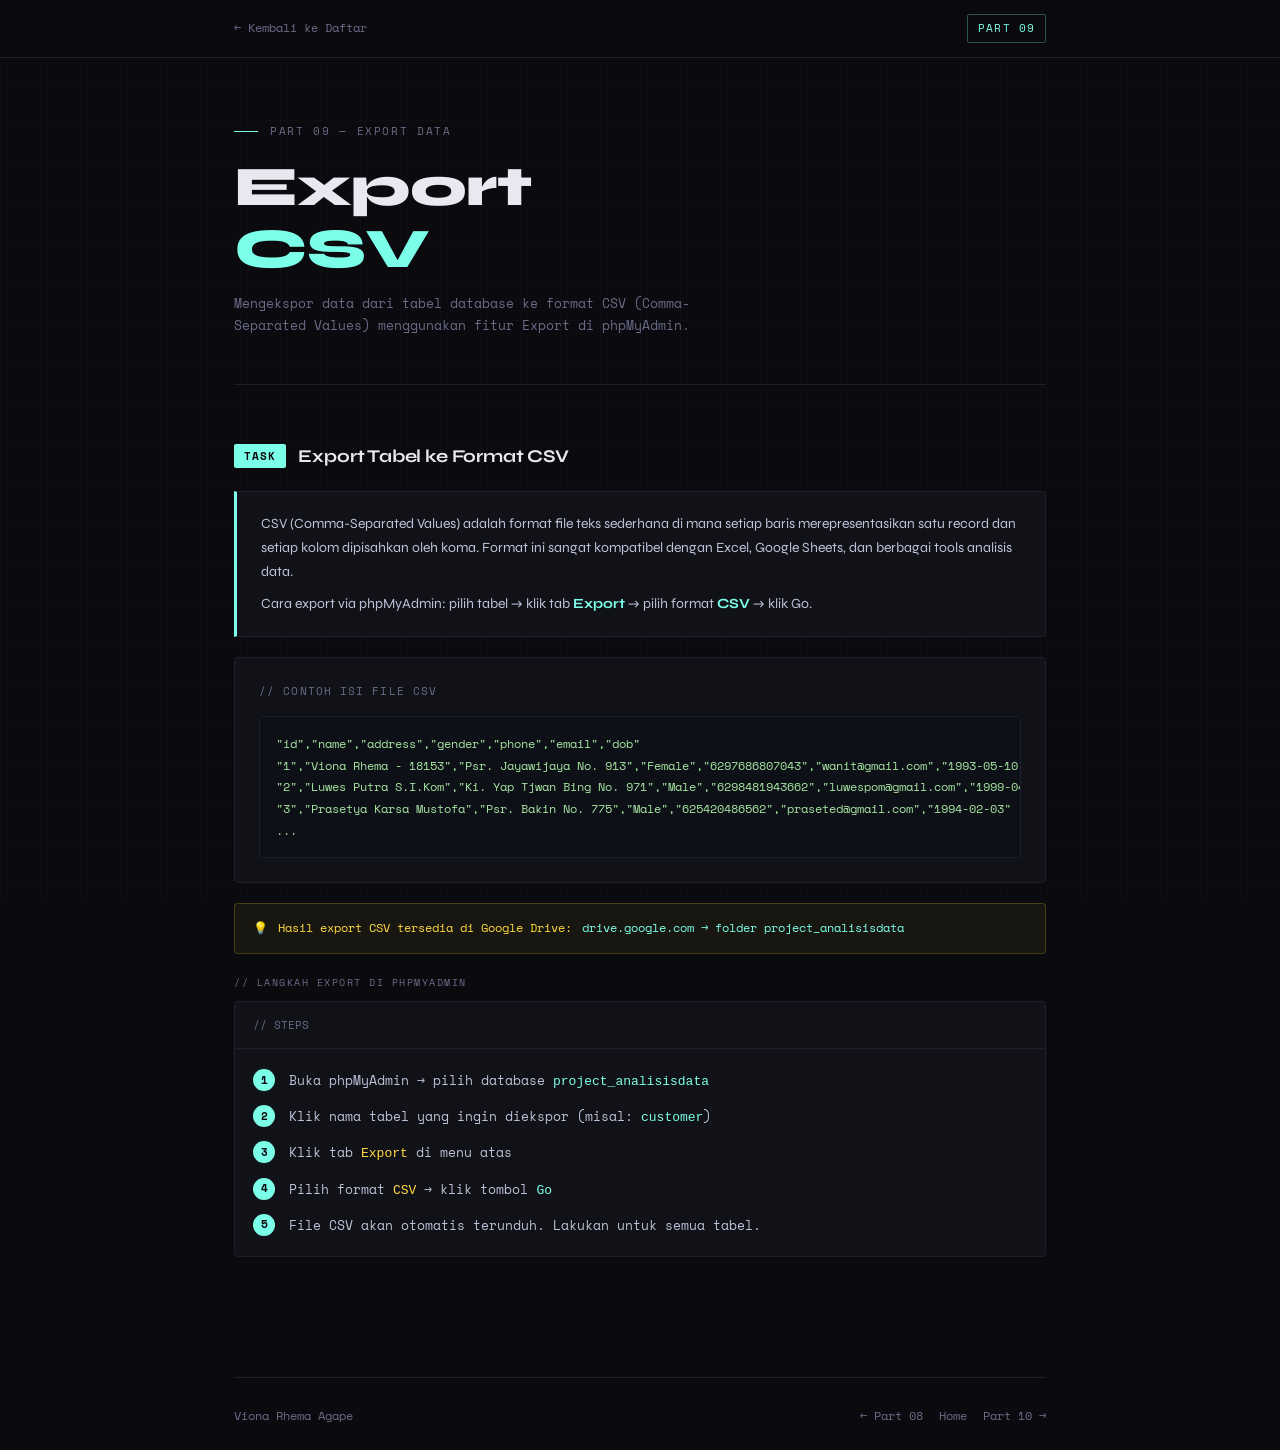
<file: part9.html>
<!DOCTYPE html>
<html lang="id">
<head>
<meta charset="UTF-8"/>
<meta name="viewport" content="width=device-width, initial-scale=1.0"/>
<title>Part 9 — Export CSV | Basis Data</title>
<link rel="stylesheet" href="style.css"/>
</head>
<body>
<nav>
  <div class="nav-inner">
    <a href="index.html" class="nav-back">← Kembali ke Daftar</a>
    <span class="nav-part">PART 09</span>
  </div>
</nav>
<div class="container">
  <div class="hero">
    <div class="hero-meta">Part 09 — Export Data</div>
    <h1 class="page-title">Export<br/><span>CSV</span></h1>
    <p class="hero-desc">Mengekspor data dari tabel database ke format CSV (Comma-Separated Values) menggunakan fitur Export di phpMyAdmin.</p>
  </div>
  <div class="content">

    <div class="quiz-section">
      <div class="quiz-label">
        <span class="quiz-num">TASK</span>
        <span class="quiz-title">Export Tabel ke Format CSV</span>
      </div>
      <div class="explanation">
        <p>CSV (Comma-Separated Values) adalah format file teks sederhana di mana setiap baris merepresentasikan satu record dan setiap kolom dipisahkan oleh koma. Format ini sangat kompatibel dengan Excel, Google Sheets, dan berbagai tools analisis data.</p>
        <p>Cara export via phpMyAdmin: pilih tabel → klik tab <strong style="color:var(--accent)">Export</strong> → pilih format <strong style="color:var(--accent)">CSV</strong> → klik Go.</p>
      </div>

      <div style="background:var(--surface);border:1px solid var(--border);border-radius:4px;padding:24px;margin-bottom:20px;">
        <p style="font-family:var(--mono);font-size:11px;color:var(--muted);margin-bottom:16px;letter-spacing:0.1em">// CONTOH ISI FILE CSV</p>
        <pre style="background:var(--code-bg);border:1px solid var(--border);border-radius:3px;padding:16px;font-family:var(--mono);font-size:12px;color:#a6e3a1;overflow-x:auto">"id","name","address","gender","phone","email","dob"
"1","Viona Rhema - 18153","Psr. Jayawijaya No. 913","Female","6297686807043","wanit@gmail.com","1993-05-10"
"2","Luwes Putra S.I.Kom","Ki. Yap Tjwan Bing No. 971","Male","6298481943662","luwespom@gmail.com","1999-04-17"
"3","Prasetya Karsa Mustofa","Psr. Bakin No. 775","Male","625420486562","praseted@gmail.com","1994-02-03"
...</pre>
      </div>

      <div class="tip">Hasil export CSV tersedia di Google Drive: <a href="https://drive.google.com/drive/folders/1gP2gzO4tVRrY13brgI0d9qY5NAUILJTR" target="_blank" style="color:var(--accent);text-decoration:none">drive.google.com → folder project_analisisdata</a></div>

      <p class="result-label">// Langkah Export di phpMyAdmin</p>
      <div style="background:var(--surface);border:1px solid var(--border);border-radius:4px;overflow:hidden;margin-bottom:20px">
        <div style="padding:14px 18px;border-bottom:1px solid var(--border);font-family:var(--mono);font-size:11px;color:var(--muted)">// STEPS</div>
        <div style="padding:20px 18px;display:flex;flex-direction:column;gap:12px;font-family:var(--mono);font-size:13px;">
          <div style="display:flex;gap:14px;align-items:flex-start">
            <span style="background:var(--accent);color:#0a0a0f;width:22px;height:22px;border-radius:50%;display:flex;align-items:center;justify-content:center;font-size:11px;font-weight:700;flex-shrink:0">1</span>
            <span style="color:#c0c0d8">Buka phpMyAdmin → pilih database <code style="color:var(--accent)">project_analisisdata</code></span>
          </div>
          <div style="display:flex;gap:14px;align-items:flex-start">
            <span style="background:var(--accent);color:#0a0a0f;width:22px;height:22px;border-radius:50%;display:flex;align-items:center;justify-content:center;font-size:11px;font-weight:700;flex-shrink:0">2</span>
            <span style="color:#c0c0d8">Klik nama tabel yang ingin diekspor (misal: <code style="color:var(--accent)">customer</code>)</span>
          </div>
          <div style="display:flex;gap:14px;align-items:flex-start">
            <span style="background:var(--accent);color:#0a0a0f;width:22px;height:22px;border-radius:50%;display:flex;align-items:center;justify-content:center;font-size:11px;font-weight:700;flex-shrink:0">3</span>
            <span style="color:#c0c0d8">Klik tab <code style="color:var(--accent3)">Export</code> di menu atas</span>
          </div>
          <div style="display:flex;gap:14px;align-items:flex-start">
            <span style="background:var(--accent);color:#0a0a0f;width:22px;height:22px;border-radius:50%;display:flex;align-items:center;justify-content:center;font-size:11px;font-weight:700;flex-shrink:0">4</span>
            <span style="color:#c0c0d8">Pilih format <code style="color:var(--accent3)">CSV</code> → klik tombol <code style="color:var(--accent)">Go</code></span>
          </div>
          <div style="display:flex;gap:14px;align-items:flex-start">
            <span style="background:var(--accent);color:#0a0a0f;width:22px;height:22px;border-radius:50%;display:flex;align-items:center;justify-content:center;font-size:11px;font-weight:700;flex-shrink:0">5</span>
            <span style="color:#c0c0d8">File CSV akan otomatis terunduh. Lakukan untuk semua tabel.</span>
          </div>
        </div>
      </div>
    </div>

  </div>
  <footer>
    <span>Viona Rhema Agape</span>
    <div class="footer-nav">
      <a href="part8.html">← Part 08</a>
      <a href="index.html">Home</a>
      <a href="part10.html">Part 10 →</a>
    </div>
  </footer>
</div>
</body>
</html>
</file>
<file: style.css>
/* style.css — shared styles for all part pages */
@import url('https://fonts.googleapis.com/css2?family=Space+Mono:ital,wght@0,400;0,700;1,400&family=Syne:wght@400;600;700;800&display=swap');

:root {
  --bg: #0a0a0f;
  --surface: #111118;
  --surface2: #16161f;
  --border: #1e1e2e;
  --accent: #7cffe8;
  --accent2: #ff6b6b;
  --accent3: #ffd93d;
  --text: #e8e8f0;
  --muted: #6b6b88;
  --mono: 'Space Mono', monospace;
  --sans: 'Syne', sans-serif;
  --code-bg: #0d1117;
}

*, *::before, *::after { box-sizing: border-box; margin: 0; padding: 0; }

body {
  background: var(--bg);
  color: var(--text);
  font-family: var(--sans);
  min-height: 100vh;
  overflow-x: hidden;
  line-height: 1.7;
}

body::before {
  content: '';
  position: fixed;
  inset: 0;
  background-image:
    linear-gradient(rgba(124,255,232,0.025) 1px, transparent 1px),
    linear-gradient(90deg, rgba(124,255,232,0.025) 1px, transparent 1px);
  background-size: 40px 40px;
  pointer-events: none;
  z-index: 0;
}

.container {
  max-width: 860px;
  margin: 0 auto;
  padding: 0 24px;
  position: relative;
  z-index: 1;
}

/* ── NAV ── */
nav {
  position: sticky;
  top: 0;
  z-index: 100;
  background: rgba(10,10,15,0.9);
  backdrop-filter: blur(12px);
  border-bottom: 1px solid var(--border);
  padding: 14px 0;
}

.nav-inner {
  max-width: 860px;
  margin: 0 auto;
  padding: 0 24px;
  display: flex;
  align-items: center;
  justify-content: space-between;
}

.nav-back {
  font-family: var(--mono);
  font-size: 12px;
  color: var(--muted);
  text-decoration: none;
  display: flex;
  align-items: center;
  gap: 8px;
  transition: color 0.2s;
}
.nav-back:hover { color: var(--accent); }

.nav-part {
  font-family: var(--mono);
  font-size: 11px;
  color: var(--accent);
  border: 1px solid rgba(124,255,232,0.3);
  padding: 4px 10px;
  border-radius: 2px;
  letter-spacing: 0.1em;
}

/* ── HERO ── */
.hero {
  padding: 64px 0 48px;
  border-bottom: 1px solid var(--border);
  opacity: 0;
  animation: fadeUp 0.5s ease forwards 0.1s;
}

.hero-meta {
  font-family: var(--mono);
  font-size: 11px;
  color: var(--muted);
  letter-spacing: 0.15em;
  text-transform: uppercase;
  margin-bottom: 16px;
  display: flex;
  align-items: center;
  gap: 12px;
}

.hero-meta::before {
  content: '';
  display: inline-block;
  width: 24px;
  height: 1px;
  background: var(--accent);
}

h1.page-title {
  font-size: clamp(2rem, 5vw, 3.5rem);
  font-weight: 800;
  letter-spacing: -0.02em;
  line-height: 1.1;
  margin-bottom: 12px;
}

h1.page-title span { color: var(--accent); }

.hero-desc {
  font-family: var(--mono);
  font-size: 13px;
  color: var(--muted);
  max-width: 520px;
}

/* ── CONTENT ── */
.content {
  padding: 56px 0;
}

/* Section */
.quiz-section {
  margin-bottom: 64px;
  opacity: 0;
  animation: fadeUp 0.5s ease forwards;
}

.quiz-label {
  display: flex;
  align-items: center;
  gap: 12px;
  margin-bottom: 20px;
}

.quiz-num {
  font-family: var(--mono);
  font-size: 11px;
  background: var(--accent);
  color: #0a0a0f;
  padding: 3px 10px;
  border-radius: 2px;
  font-weight: 700;
  letter-spacing: 0.1em;
}

.quiz-title {
  font-size: 18px;
  font-weight: 700;
  letter-spacing: -0.01em;
}

/* Explanation */
.explanation {
  background: var(--surface);
  border: 1px solid var(--border);
  border-left: 3px solid var(--accent);
  padding: 20px 24px;
  margin-bottom: 20px;
  border-radius: 0 4px 4px 0;
}

.explanation p {
  font-size: 14px;
  color: #c0c0d8;
  line-height: 1.7;
  margin-bottom: 8px;
}
.explanation p:last-child { margin-bottom: 0; }

/* Code block */
.code-wrap {
  background: var(--code-bg);
  border: 1px solid var(--border);
  border-radius: 4px;
  overflow: hidden;
  margin-bottom: 20px;
}

.code-header {
  display: flex;
  align-items: center;
  justify-content: space-between;
  padding: 10px 16px;
  border-bottom: 1px solid var(--border);
}

.code-lang {
  font-family: var(--mono);
  font-size: 10px;
  color: var(--accent);
  letter-spacing: 0.15em;
  text-transform: uppercase;
}

.code-dots {
  display: flex;
  gap: 6px;
}

.code-dots span {
  width: 10px;
  height: 10px;
  border-radius: 50%;
}
.code-dots span:nth-child(1) { background: #ff5f57; }
.code-dots span:nth-child(2) { background: #ffbd2e; }
.code-dots span:nth-child(3) { background: #28c840; }

pre {
  padding: 20px 20px;
  overflow-x: auto;
  font-family: var(--mono);
  font-size: 13px;
  line-height: 1.8;
  color: #cdd6f4;
}

/* SQL syntax highlight */
.kw { color: #cba6f7; font-weight: 700; } /* keyword */
.fn { color: #89dceb; }                    /* function */
.str{ color: #a6e3a1; }                    /* string */
.num{ color: #fab387; }                    /* number */
.cm { color: #585b70; font-style: italic; }/* comment */
.tbl{ color: #89b4fa; }                    /* table name */
.col{ color: #f5c2e7; }                    /* column */
.op { color: #f38ba8; }                    /* operator */

/* Result table */
.result-label {
  font-family: var(--mono);
  font-size: 10px;
  color: var(--muted);
  letter-spacing: 0.15em;
  text-transform: uppercase;
  margin-bottom: 10px;
}

.result-wrap {
  overflow-x: auto;
  border: 1px solid var(--border);
  border-radius: 4px;
  margin-bottom: 20px;
}

table {
  width: 100%;
  border-collapse: collapse;
  font-family: var(--mono);
  font-size: 12px;
}

thead th {
  background: var(--surface2);
  color: var(--accent);
  text-align: left;
  padding: 10px 16px;
  font-weight: 700;
  letter-spacing: 0.08em;
  border-bottom: 1px solid var(--border);
  white-space: nowrap;
}

tbody tr {
  border-bottom: 1px solid var(--border);
  transition: background 0.15s;
}

tbody tr:hover { background: rgba(124,255,232,0.03); }
tbody tr:last-child { border-bottom: none; }

tbody td {
  padding: 9px 16px;
  color: #c0c0d8;
  white-space: nowrap;
}

.row-count {
  font-family: var(--mono);
  font-size: 11px;
  color: var(--muted);
  margin-top: 8px;
  padding-left: 2px;
}

/* Info box / tip */
.tip {
  background: rgba(255,217,61,0.06);
  border: 1px solid rgba(255,217,61,0.2);
  border-radius: 4px;
  padding: 14px 18px;
  font-family: var(--mono);
  font-size: 12px;
  color: var(--accent3);
  margin-bottom: 20px;
  display: flex;
  gap: 10px;
}

.tip::before { content: '💡'; }

/* Divider */
.divider {
  border: none;
  border-top: 1px solid var(--border);
  margin: 48px 0;
}

/* Footer */
footer {
  border-top: 1px solid var(--border);
  padding: 28px 0;
  font-family: var(--mono);
  font-size: 12px;
  color: var(--muted);
  display: flex;
  justify-content: space-between;
  align-items: center;
}

.footer-nav {
  display: flex;
  gap: 16px;
}

.footer-nav a {
  color: var(--muted);
  text-decoration: none;
  transition: color 0.2s;
}
.footer-nav a:hover { color: var(--accent); }

@keyframes fadeUp {
  from { opacity: 0; transform: translateY(16px); }
  to   { opacity: 1; transform: translateY(0); }
}

@media (max-width: 600px) {
  h1.page-title { font-size: 2rem; }
  pre { font-size: 11px; }
  tbody td, thead th { padding: 8px 12px; font-size: 11px; }
}
</file>
